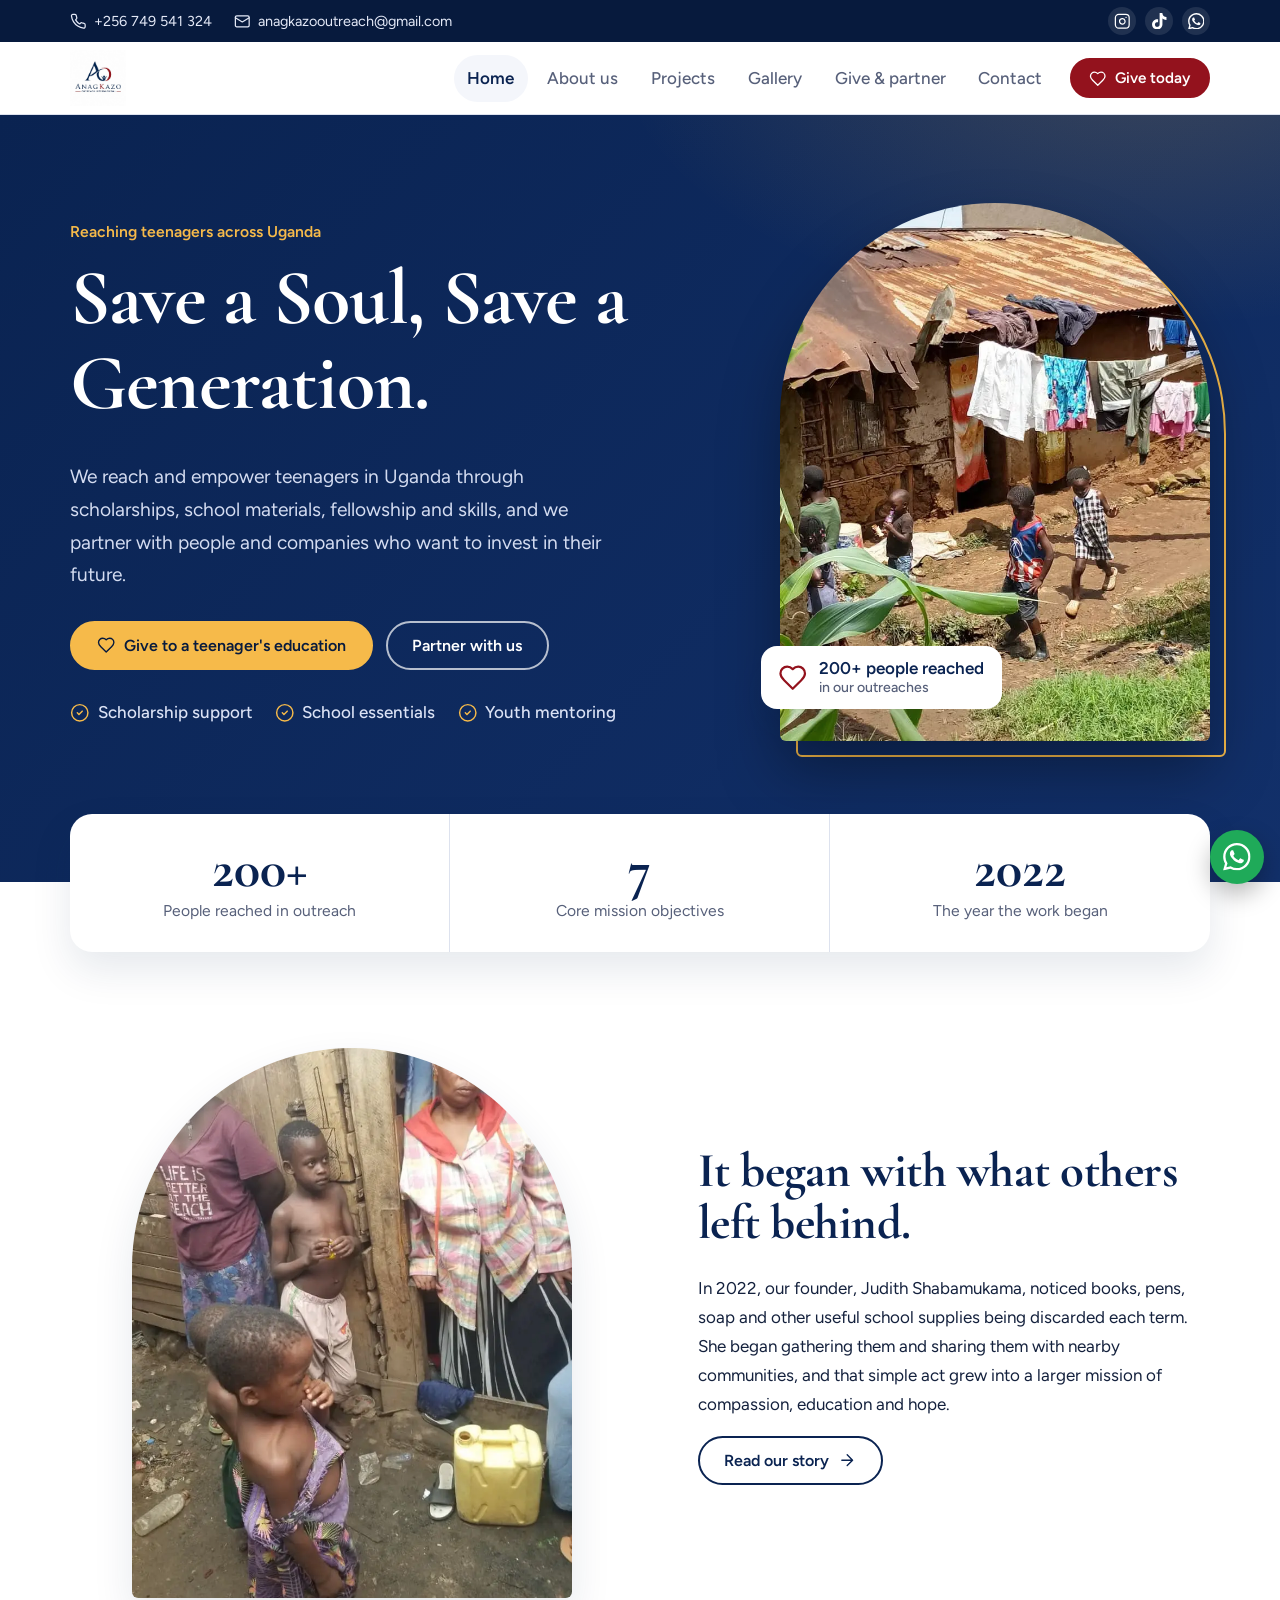
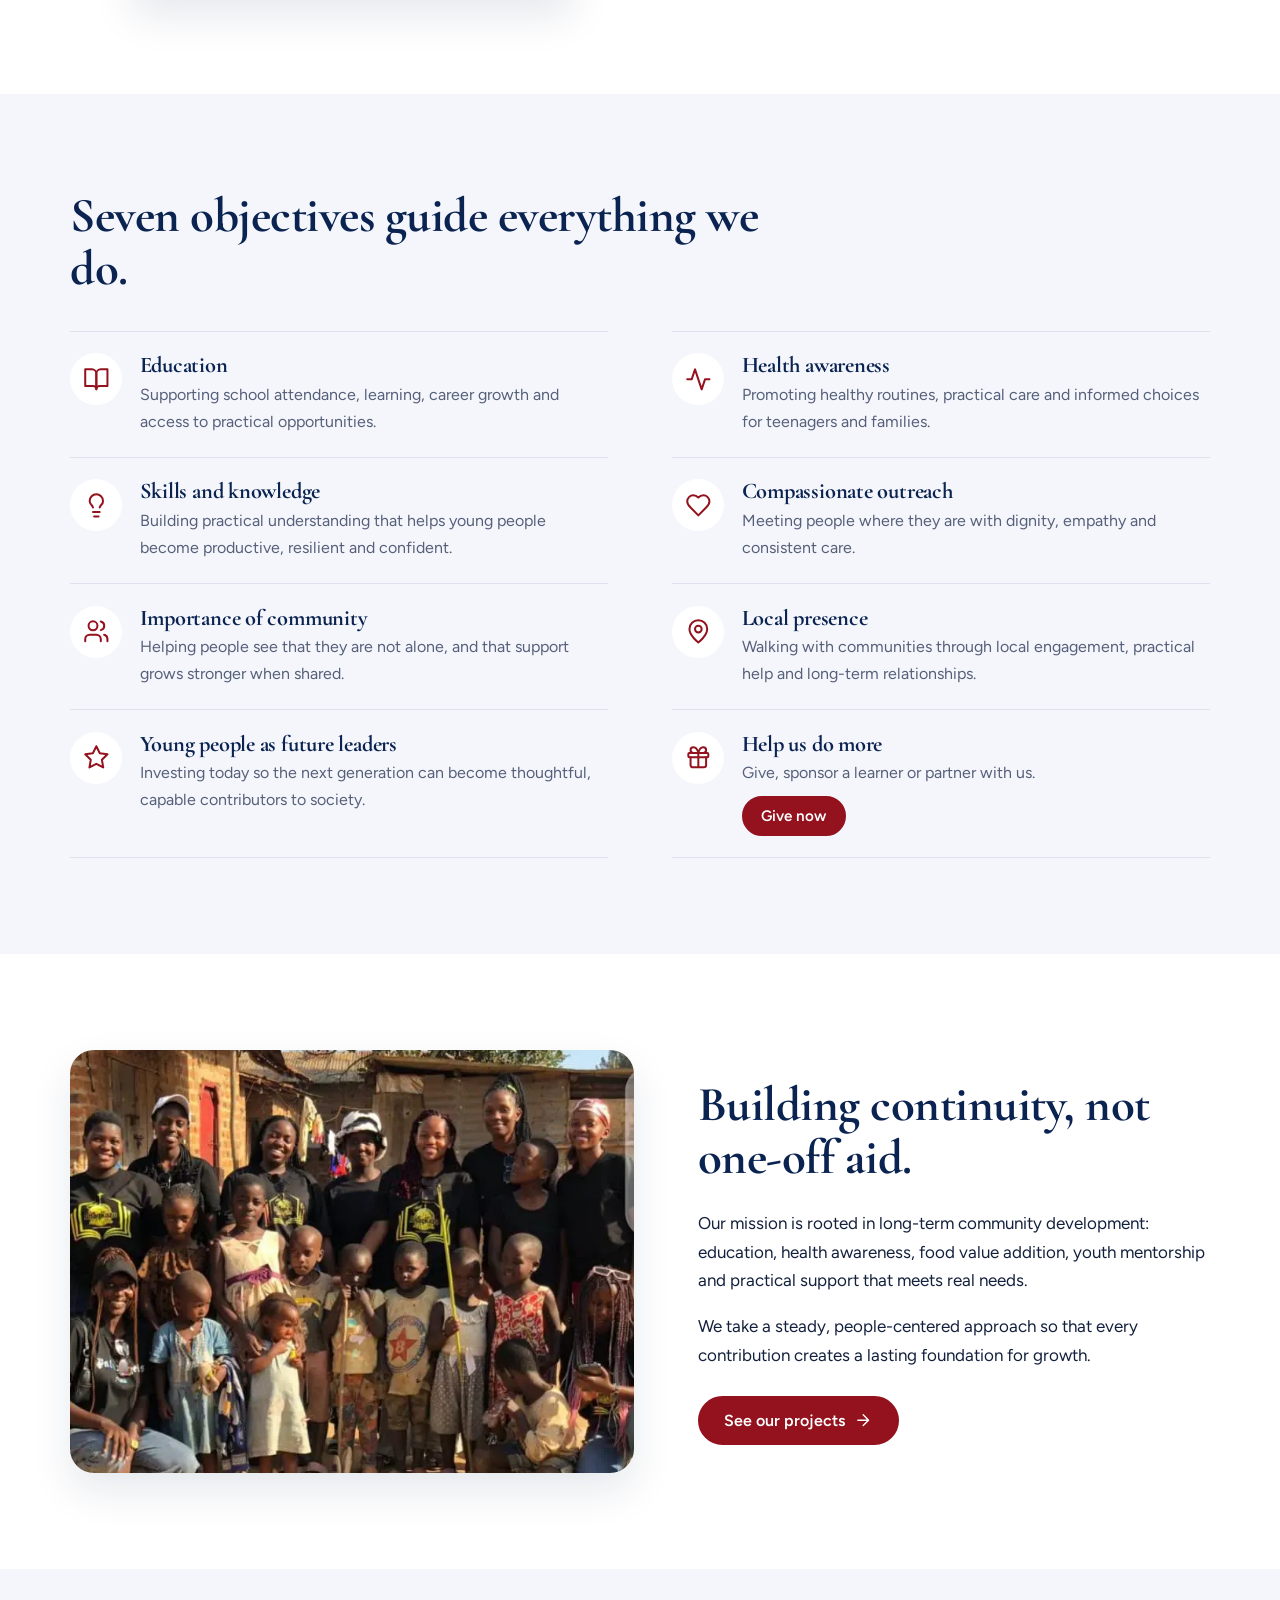
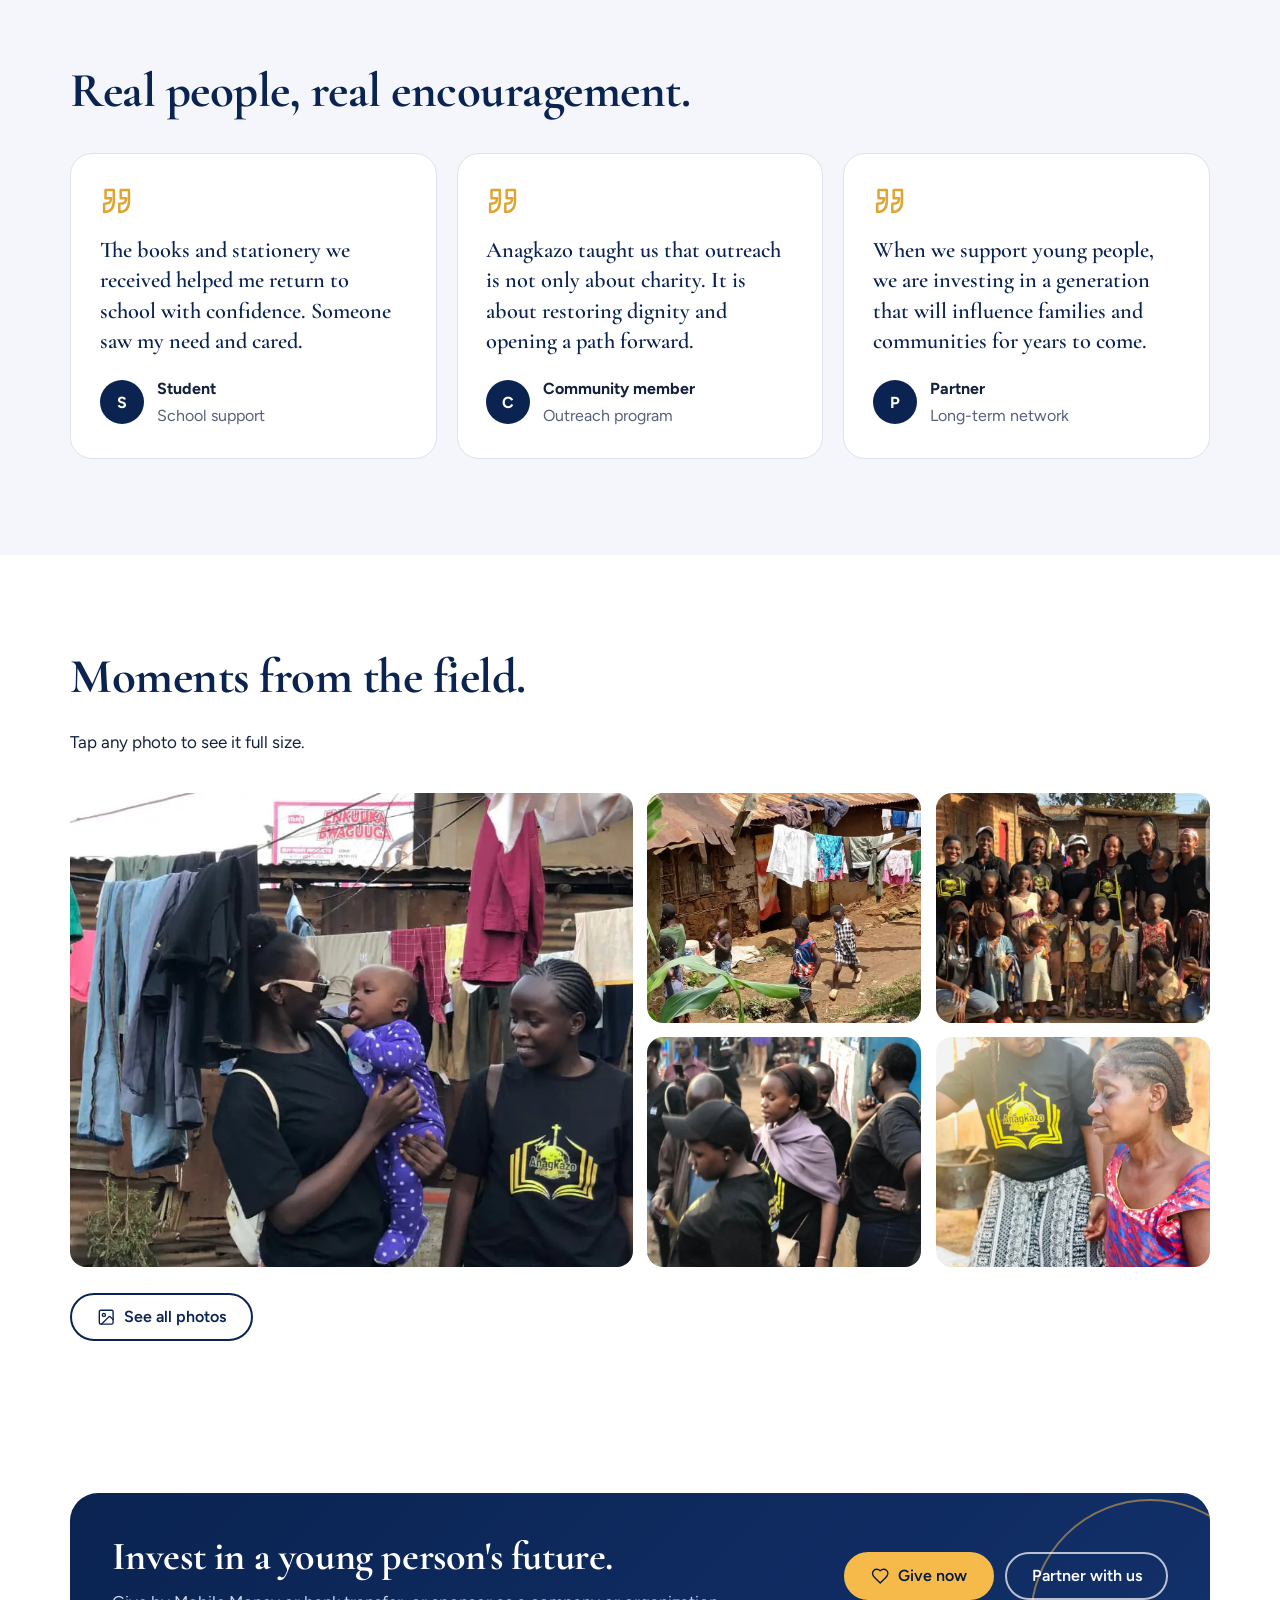
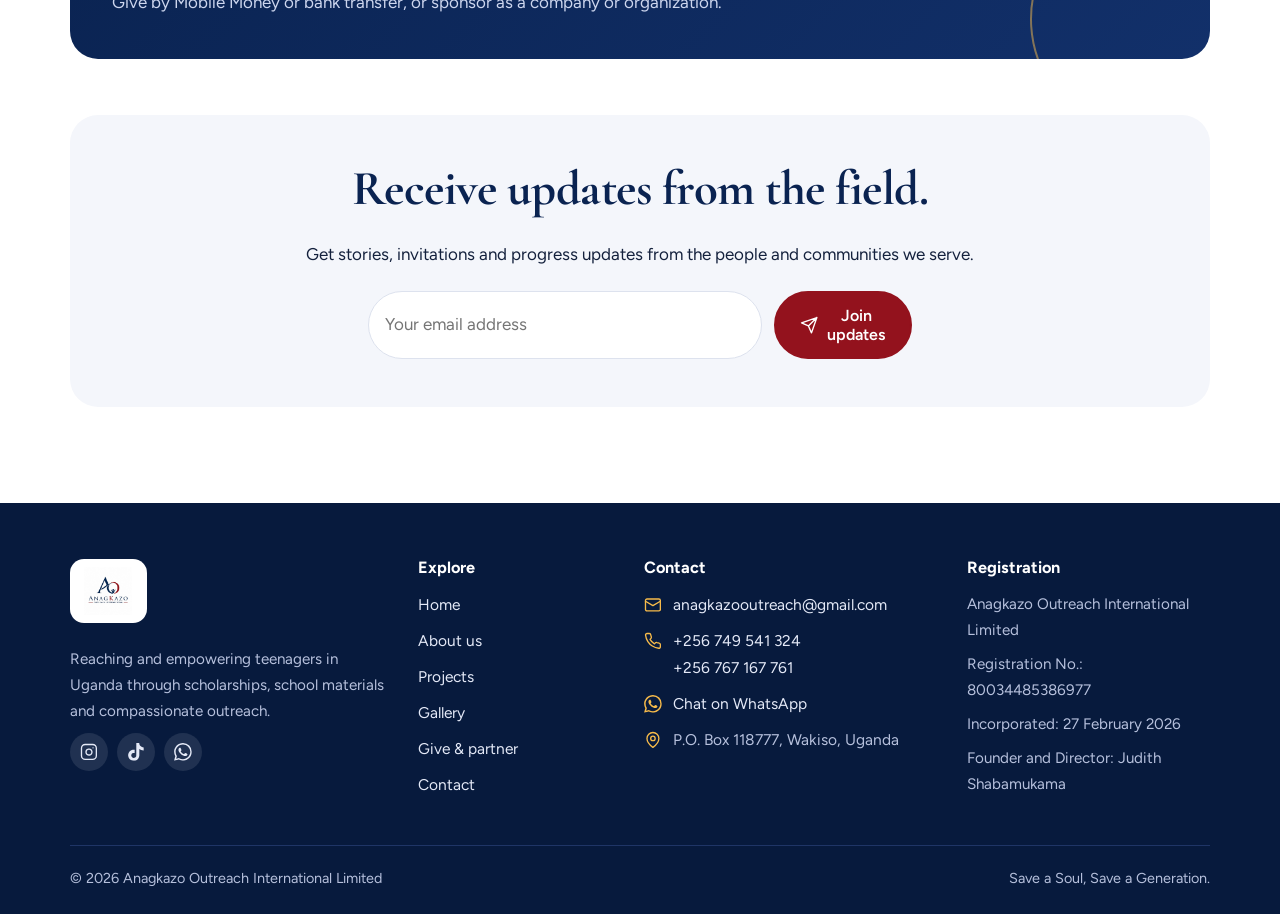
<file: index.html>
<!DOCTYPE html>
<html lang="en">
<head>
<meta charset="utf-8">
<meta name="viewport" content="width=device-width, initial-scale=1, viewport-fit=cover">
<meta name="theme-color" content="#0a2351">
<title>Home | Anagkazo Outreach International</title>
<meta name="description" content="Anagkazo Outreach International reaches and empowers teenagers in Uganda through scholarships, school materials, skills and compassionate outreach.">
<meta property="og:title" content="Home | Anagkazo Outreach International">
<meta property="og:description" content="Anagkazo Outreach International reaches and empowers teenagers in Uganda through scholarships, school materials, skills and compassionate outreach.">
<meta property="og:type" content="website">
<meta property="og:image" content="images/logo.png">
<link rel="icon" href="images/logo.png">
<link rel="preconnect" href="https://fonts.googleapis.com">
<link rel="preconnect" href="https://fonts.gstatic.com" crossorigin>
<link href="https://fonts.googleapis.com/css2?family=Cormorant+Garamond:wght@600;700&family=Figtree:wght@400;500;600;700;800&display=swap" rel="stylesheet">
<link rel="stylesheet" href="style.css">
<script type="application/ld+json">{
"@context": "https://schema.org",
"@type": "NGO",
"name": "Anagkazo Outreach International Limited",
"slogan": "Save a Soul, Save a Generation.",
"founder": "Judith Shabamukama",
"email": "anagkazooutreach@gmail.com",
"telephone": "+256749541324",
"logo": "images/logo.png",
"address": {
"@type": "PostalAddress",
"postOfficeBoxNumber": "118777",
"addressLocality": "Wakiso",
"addressCountry": "UG"
},
"sameAs": [
"https://www.instagram.com/anagkazo_outreach_intl",
"https://www.tiktok.com/@anagkazo.outreach"
]
}</script>
</head>
<body>
<svg xmlns="http://www.w3.org/2000/svg" style="position:absolute;width:0;height:0;overflow:hidden" aria-hidden="true">
<symbol id="menu" viewBox="0 0 24 24"><path d="M4 6h16M4 12h16M4 18h16"/></symbol>
<symbol id="close" viewBox="0 0 24 24"><path d="M18 6 6 18M6 6l12 12"/></symbol>
<symbol id="phone" viewBox="0 0 24 24"><path d="M22 16.9v3a2 2 0 0 1-2.2 2 19.8 19.8 0 0 1-8.6-3.1 19.5 19.5 0 0 1-6-6A19.8 19.8 0 0 1 2.1 4.2 2 2 0 0 1 4.1 2h3a2 2 0 0 1 2 1.7c.1 1 .4 1.9.7 2.8a2 2 0 0 1-.5 2.1L8.1 9.9a16 16 0 0 0 6 6l1.3-1.3a2 2 0 0 1 2.1-.4c.9.3 1.8.6 2.8.7a2 2 0 0 1 1.7 2z"/></symbol>
<symbol id="mail" viewBox="0 0 24 24"><rect x="2" y="4" width="20" height="16" rx="2"/><path d="m22 7-10 6L2 7"/></symbol>
<symbol id="pin" viewBox="0 0 24 24"><path d="M20 10c0 6-8 12-8 12S4 16 4 10a8 8 0 0 1 16 0z"/><circle cx="12" cy="10" r="3"/></symbol>
<symbol id="heart" viewBox="0 0 24 24"><path d="M19 14c1.5-1.5 3-3.2 3-5.5A5.5 5.5 0 0 0 16.5 3c-1.8 0-3 .5-4.5 2-1.5-1.5-2.7-2-4.5-2A5.5 5.5 0 0 0 2 8.5c0 2.3 1.5 4 3 5.5l7 7z"/></symbol>
<symbol id="book" viewBox="0 0 24 24"><path d="M2 3h6a4 4 0 0 1 4 4v14a3 3 0 0 0-3-3H2z"/><path d="M22 3h-6a4 4 0 0 0-4 4v14a3 3 0 0 1 3-3h7z"/></symbol>
<symbol id="health" viewBox="0 0 24 24"><path d="M22 12h-4l-3 9L9 3l-3 9H2"/></symbol>
<symbol id="bulb" viewBox="0 0 24 24"><path d="M15 14c.2-1 .7-1.7 1.5-2.5 1-.9 1.5-2.2 1.5-3.5A6 6 0 0 0 6 8c0 1 .2 2.2 1.5 3.5.7.7 1.3 1.5 1.5 2.5"/><path d="M9 18h6M10 22h4"/></symbol>
<symbol id="users" viewBox="0 0 24 24"><path d="M16 21v-2a4 4 0 0 0-4-4H6a4 4 0 0 0-4 4v2"/><circle cx="9" cy="7" r="4"/><path d="M22 21v-2a4 4 0 0 0-3-3.9M16 3.1a4 4 0 0 1 0 7.8"/></symbol>
<symbol id="star" viewBox="0 0 24 24"><path d="m12 2 3.1 6.3 6.9 1-5 4.9 1.2 6.9L12 17.8 5.8 21.1 7 14.2 2 9.3l6.9-1z"/></symbol>
<symbol id="sun" viewBox="0 0 24 24"><circle cx="12" cy="12" r="4"/><path d="M12 2v2M12 20v2M4.9 4.9l1.4 1.4M17.7 17.7l1.4 1.4M2 12h2M20 12h2M4.9 19.1l1.4-1.4M17.7 6.3l1.4-1.4"/></symbol>
<symbol id="shield" viewBox="0 0 24 24"><path d="M12 22s8-4 8-10V5l-8-3-8 3v7c0 6 8 10 8 10z"/></symbol>
<symbol id="scale" viewBox="0 0 24 24"><path d="M12 3v18M5 7h14M7 7l-3 7a3 3 0 0 0 6 0zM17 7l-3 7a3 3 0 0 0 6 0zM8 21h8"/></symbol>
<symbol id="link" viewBox="0 0 24 24"><path d="M10 13a5 5 0 0 0 7.5.5l3-3a5 5 0 0 0-7-7l-1.7 1.7"/><path d="M14 11a5 5 0 0 0-7.5-.5l-3 3a5 5 0 0 0 7 7l1.7-1.7"/></symbol>
<symbol id="bank" viewBox="0 0 24 24"><path d="M3 22h18M6 18v-7M10 18v-7M14 18v-7M18 18v-7M12 2 2 8h20z"/></symbol>
<symbol id="mobile" viewBox="0 0 24 24"><rect x="5" y="2" width="14" height="20" rx="2"/><path d="M12 18h.01"/></symbol>
<symbol id="check" viewBox="0 0 24 24"><path d="M20 6 9 17l-5-5"/></symbol>
<symbol id="check-circle" viewBox="0 0 24 24"><circle cx="12" cy="12" r="10"/><path d="m9 12 2 2 4-4"/></symbol>
<symbol id="arrow" viewBox="0 0 24 24"><path d="M5 12h14m-7-7 7 7-7 7"/></symbol>
<symbol id="download" viewBox="0 0 24 24"><path d="M21 15v4a2 2 0 0 1-2 2H5a2 2 0 0 1-2-2v-4M7 10l5 5 5-5M12 15V3"/></symbol>
<symbol id="copy" viewBox="0 0 24 24"><rect x="9" y="9" width="13" height="13" rx="2"/><path d="M5 15H4a2 2 0 0 1-2-2V4a2 2 0 0 1 2-2h9a2 2 0 0 1 2 2v1"/></symbol>
<symbol id="send" viewBox="0 0 24 24"><path d="m22 2-7 20-4-9-9-4zM22 2 11 13"/></symbol>
<symbol id="file" viewBox="0 0 24 24"><path d="M14 2H6a2 2 0 0 0-2 2v16a2 2 0 0 0 2 2h12a2 2 0 0 0 2-2V8z"/><path d="M14 2v6h6M8 13h8M8 17h5"/></symbol>
<symbol id="quote" viewBox="0 0 24 24"><path d="M3 21c3 0 7-1 7-8V5H4v6h4c0 3-1 4-5 4zM14 21c3 0 7-1 7-8V5h-6v6h4c0 3-1 4-5 4z"/></symbol>
<symbol id="zoom" viewBox="0 0 24 24"><circle cx="11" cy="11" r="8"/><path d="m21 21-4.3-4.3M11 8v6M8 11h6"/></symbol>
<symbol id="chev-l" viewBox="0 0 24 24"><path d="m15 18-6-6 6-6"/></symbol>
<symbol id="chev-r" viewBox="0 0 24 24"><path d="m9 18 6-6-6-6"/></symbol>
<symbol id="chev-u" viewBox="0 0 24 24"><path d="m18 15-6-6-6 6"/></symbol>
<symbol id="calendar" viewBox="0 0 24 24"><rect x="3" y="4" width="18" height="18" rx="2"/><path d="M16 2v4M8 2v4M3 10h18"/></symbol>
<symbol id="user" viewBox="0 0 24 24"><path d="M19 21v-2a4 4 0 0 0-4-4H9a4 4 0 0 0-4 4v2"/><circle cx="12" cy="7" r="4"/></symbol>
<symbol id="briefcase" viewBox="0 0 24 24"><rect x="2" y="7" width="20" height="14" rx="2"/><path d="M16 21V5a2 2 0 0 0-2-2h-4a2 2 0 0 0-2 2v16"/></symbol>
<symbol id="repeat" viewBox="0 0 24 24"><path d="m17 2 4 4-4 4"/><path d="M3 11v-1a4 4 0 0 1 4-4h14M7 22l-4-4 4-4"/><path d="M21 13v1a4 4 0 0 1-4 4H3"/></symbol>
<symbol id="gift" viewBox="0 0 24 24"><rect x="3" y="8" width="18" height="4" rx="1"/><path d="M12 8v13M19 12v7a2 2 0 0 1-2 2H7a2 2 0 0 1-2-2v-7M7.5 8a2.5 2.5 0 0 1 0-5C11 3 12 8 12 8s1-5 4.5-5a2.5 2.5 0 0 1 0 5"/></symbol>
<symbol id="eye" viewBox="0 0 24 24"><path d="M2 12s3.6-7 10-7 10 7 10 7-3.6 7-10 7S2 12 2 12z"/><circle cx="12" cy="12" r="3"/></symbol>
<symbol id="target" viewBox="0 0 24 24"><circle cx="12" cy="12" r="10"/><circle cx="12" cy="12" r="6"/><circle cx="12" cy="12" r="2"/></symbol>
<symbol id="lock" viewBox="0 0 24 24"><rect x="3" y="11" width="18" height="11" rx="2"/><path d="M7 11V7a5 5 0 0 1 10 0v4"/></symbol>
<symbol id="images" viewBox="0 0 24 24"><rect x="3" y="3" width="18" height="18" rx="2"/><circle cx="9" cy="9" r="2"/><path d="m21 15-3.1-3.1a2 2 0 0 0-2.8 0L6 21"/></symbol>
<symbol id="instagram" viewBox="0 0 24 24"><rect x="2" y="2" width="20" height="20" rx="5"/><path d="M16 11.4a4 4 0 1 1-7.9 1.2 4 4 0 0 1 7.9-1.2zM17.5 6.5h.01"/></symbol>
<symbol id="tiktok" viewBox="0 0 24 24"><path d="M12.525.02c1.31-.02 2.61-.01 3.91-.02.08 1.53.63 3.09 1.75 4.17 1.12 1.11 2.7 1.62 4.24 1.79v4.03c-1.44-.05-2.89-.35-4.2-.97-.57-.26-1.1-.59-1.62-.93-.01 2.92.01 5.84-.02 8.75-.08 1.4-.54 2.79-1.35 3.94-1.31 1.92-3.58 3.17-5.91 3.21-1.43.08-2.86-.31-4.08-1.03-2.02-1.19-3.44-3.37-3.65-5.71-.02-.5-.03-1-.01-1.49.18-1.9 1.12-3.72 2.58-4.96 1.66-1.44 3.98-2.13 6.15-1.72.02 1.48-.04 2.96-.04 4.44-.99-.32-2.15-.23-3.02.37-.63.41-1.11 1.04-1.36 1.75-.21.51-.15 1.07-.14 1.61.24 1.64 1.82 3.02 3.5 2.87 1.12-.01 2.19-.66 2.77-1.61.19-.33.4-.67.41-1.06.1-1.79.06-3.57.07-5.36.01-4.03-.01-8.05.02-12.07z"/></symbol>
<symbol id="whatsapp" viewBox="0 0 24 24"><path d="M17.472 14.382c-.297-.149-1.758-.867-2.03-.967-.273-.099-.471-.148-.67.15-.197.297-.767.966-.94 1.164-.173.199-.347.223-.644.075-.297-.15-1.255-.463-2.39-1.475-.883-.788-1.48-1.761-1.653-2.059-.173-.297-.018-.458.13-.606.134-.133.298-.347.446-.52.149-.174.198-.298.298-.497.099-.198.05-.371-.025-.52-.075-.149-.669-1.612-.916-2.207-.242-.579-.487-.5-.669-.51-.173-.008-.371-.01-.57-.01-.198 0-.52.074-.792.372-.272.297-1.04 1.016-1.04 2.479 0 1.462 1.065 2.875 1.213 3.074.149.198 2.096 3.2 5.077 4.487.709.306 1.262.489 1.694.625.712.227 1.36.195 1.871.118.571-.085 1.758-.719 2.006-1.413.248-.694.248-1.289.173-1.413-.074-.124-.272-.198-.57-.347m-5.421 7.403h-.004a9.87 9.87 0 01-5.031-1.378l-.361-.214-3.741.982.998-3.648-.235-.374a9.86 9.86 0 01-1.51-5.26c.001-5.45 4.436-9.884 9.888-9.884 2.64 0 5.122 1.03 6.988 2.898a9.825 9.825 0 012.893 6.994c-.003 5.45-4.437 9.884-9.885 9.884m8.413-18.297A11.815 11.815 0 0012.05 0C5.495 0 .16 5.335.157 11.892c0 2.096.547 4.142 1.588 5.945L.057 24l6.305-1.654a11.882 11.882 0 005.683 1.448h.005c6.554 0 11.89-5.335 11.893-11.893a11.821 11.821 0 00-3.48-8.413z"/></symbol>
</svg>

<a class="skip" href="#main">Skip to content</a>
<div class="topbar"><div class="wrap">
  <div class="topbar-l">
    <a href="tel:+256749541324"><svg class="i " aria-hidden="true"><use href="#phone"/></svg>+256 749 541 324</a>
    <a href="mailto:anagkazooutreach@gmail.com"><svg class="i " aria-hidden="true"><use href="#mail"/></svg>anagkazooutreach@gmail.com</a>
  </div>
  <div class="social"><a href="https://www.instagram.com/anagkazo_outreach_intl" target="_blank" rel="noopener" aria-label="Instagram"><svg class="i " aria-hidden="true"><use href="#instagram"/></svg></a><a href="https://www.tiktok.com/@anagkazo.outreach" target="_blank" rel="noopener" aria-label="TikTok"><svg class="i fill" aria-hidden="true"><use href="#tiktok"/></svg></a><a href="https://wa.me/256749541324" target="_blank" rel="noopener" aria-label="WhatsApp"><svg class="i fill" aria-hidden="true"><use href="#whatsapp"/></svg></a></div>
</div></div>
<header class="site-header"><div class="wrap bar">
  <a class="brand" href="index.html" aria-label="Anagkazo Outreach International home"><img src="images/logo.png" alt="Anagkazo Outreach International logo"></a>
  <button class="nav-toggle" type="button" aria-expanded="false" aria-controls="nav" aria-label="Open menu"><span class="i-menu"><svg class="i " aria-hidden="true"><use href="#menu"/></svg></span><span class="i-close"><svg class="i " aria-hidden="true"><use href="#close"/></svg></span></button>
  <nav id="nav" aria-label="Main navigation"><a href="index.html" aria-current="page">Home</a><a href="about.html">About us</a><a href="projects.html">Projects</a><a href="gallery.html">Gallery</a><a href="get-involved.html">Give &amp; partner</a><a href="contact.html">Contact</a><a class="btn sm" href="get-involved.html#give"><svg class="i " aria-hidden="true"><use href="#heart"/></svg>Give today</a></nav>
</div></header>
<main id="main">
<section class="hero"><div class="wrap hero-grid">
  <div class="hero-copy">
    <span class="eyebrow">Reaching teenagers across Uganda</span>
    <h1>Save a Soul, Save a Generation.</h1>
    <p class="lead">We reach and empower teenagers in Uganda through scholarships, school materials, fellowship and skills, and we partner with people and companies who want to invest in their future.</p>
    <div class="actions">
      <a class="btn gold" href="get-involved.html#give"><svg class="i " aria-hidden="true"><use href="#heart"/></svg>Give to a teenager's education</a>
      <a class="btn ghost-light" href="get-involved.html#partner">Partner with us</a>
    </div>
    <ul class="ticks">
      <li><svg class="i " aria-hidden="true"><use href="#check-circle"/></svg>Scholarship support</li><li><svg class="i " aria-hidden="true"><use href="#check-circle"/></svg>School essentials</li><li><svg class="i " aria-hidden="true"><use href="#check-circle"/></svg>Youth mentoring</li>
    </ul>
  </div>
  <div class="hero-photo">
    <img src="images/4.webp" alt="Young people and community members supported by Anagkazo Outreach" fetchpriority="high">
    <div class="hero-badge"><svg class="i " aria-hidden="true"><use href="#heart"/></svg><div>200+ people reached<small>in our outreaches</small></div></div>
  </div>
</div></section>

<section class="stats"><div class="wrap"><div class="stats-grid reveal">
  <div class="stat"><b data-count="200" data-suffix="+">200+</b><span>People reached in outreach</span></div>
  <div class="stat"><b data-count="7">7</b><span>Core mission objectives</span></div>
  <div class="stat"><b>2022</b><span>The year the work began</span></div>
</div></div></section>

<section><div class="wrap grid2">
  <img class="arch reveal" src="images/3.webp" alt="Anagkazo outreach photo 3" loading="lazy">
  <div class="reveal">
    <h2>It began with what others left behind.</h2>
    <p>In 2022, our founder, Judith Shabamukama, noticed books, pens, soap and other useful school supplies being discarded each term. She began gathering them and sharing them with nearby communities, and that simple act grew into a larger mission of compassion, education and hope.</p>
    <p><a class="btn ghost" href="about.html">Read our story<svg class="i " aria-hidden="true"><use href="#arrow"/></svg></a></p>
  </div>
</div></section>

<section class="soft"><div class="wrap">
  <div class="section-head reveal"><h2>Seven objectives guide everything we do.</h2></div>
  <ul class="rules"><li><div class="rule-ico"><svg class="i " aria-hidden="true"><use href="#book"/></svg></div><div><h3>Education</h3><p>Supporting school attendance, learning, career growth and access to practical opportunities.</p></div></li><li><div class="rule-ico"><svg class="i " aria-hidden="true"><use href="#health"/></svg></div><div><h3>Health awareness</h3><p>Promoting healthy routines, practical care and informed choices for teenagers and families.</p></div></li><li><div class="rule-ico"><svg class="i " aria-hidden="true"><use href="#bulb"/></svg></div><div><h3>Skills and knowledge</h3><p>Building practical understanding that helps young people become productive, resilient and confident.</p></div></li><li><div class="rule-ico"><svg class="i " aria-hidden="true"><use href="#heart"/></svg></div><div><h3>Compassionate outreach</h3><p>Meeting people where they are with dignity, empathy and consistent care.</p></div></li><li><div class="rule-ico"><svg class="i " aria-hidden="true"><use href="#users"/></svg></div><div><h3>Importance of community</h3><p>Helping people see that they are not alone, and that support grows stronger when shared.</p></div></li><li><div class="rule-ico"><svg class="i " aria-hidden="true"><use href="#pin"/></svg></div><div><h3>Local presence</h3><p>Walking with communities through local engagement, practical help and long-term relationships.</p></div></li><li><div class="rule-ico"><svg class="i " aria-hidden="true"><use href="#star"/></svg></div><div><h3>Young people as future leaders</h3><p>Investing today so the next generation can become thoughtful, capable contributors to society.</p></div></li><li><div class="rule-ico"><svg class="i " aria-hidden="true"><use href="#gift"/></svg></div><div><h3>Help us do more</h3><p>Give, sponsor a learner or partner with us.</p><p style="margin:.6rem 0 0"><a class="btn sm" href="get-involved.html#give">Give now</a></p></div></li></ul>
</div></section>

<section><div class="wrap grid2 flip">
  <div class="reveal">
    <h2>Building continuity, not one-off aid.</h2>
    <p>Our mission is rooted in long-term community development: education, health awareness, food value addition, youth mentorship and practical support that meets real needs.</p>
    <p>We take a steady, people-centered approach so that every contribution creates a lasting foundation for growth.</p>
    <div class="actions"><a class="btn" href="projects.html">See our projects<svg class="i " aria-hidden="true"><use href="#arrow"/></svg></a></div>
  </div>
  <img class="photo reveal" src="images/5.webp" alt="Anagkazo outreach photo 6" loading="lazy">
</div></section>

<section class="soft"><div class="wrap">
  <div class="section-head reveal"><h2>Real people, real encouragement.</h2></div>
  <div class="quotes"><article class="quote reveal"><svg class="i " aria-hidden="true"><use href="#quote"/></svg><p>The books and stationery we received helped me return to school with confidence. Someone saw my need and cared.</p><footer><div class="avatar">S</div><div><b>Student</b>School support</div></footer></article><article class="quote reveal"><svg class="i " aria-hidden="true"><use href="#quote"/></svg><p>Anagkazo taught us that outreach is not only about charity. It is about restoring dignity and opening a path forward.</p><footer><div class="avatar">C</div><div><b>Community member</b>Outreach program</div></footer></article><article class="quote reveal"><svg class="i " aria-hidden="true"><use href="#quote"/></svg><p>When we support young people, we are investing in a generation that will influence families and communities for years to come.</p><footer><div class="avatar">P</div><div><b>Partner</b>Long-term network</div></footer></article></div>
</div></section>

<section><div class="wrap">
  <div class="section-head reveal"><h2>Moments from the field.</h2><p>Tap any photo to see it full size.</p></div>
  <div class="mosaic reveal" data-lightbox><button type="button" class="g-item big" aria-label="Open photo 2"><img src="images/2.webp" alt="Anagkazo outreach photo 2" width="810" height="1080" loading="lazy" decoding="async"><svg class="i " aria-hidden="true"><use href="#zoom"/></svg></button><button type="button" class="g-item" aria-label="Open photo 4"><img src="images/4.webp" alt="Anagkazo outreach photo 4" width="762" height="1016" loading="lazy" decoding="async"><svg class="i " aria-hidden="true"><use href="#zoom"/></svg></button><button type="button" class="g-item" aria-label="Open photo 5"><img src="images/5.webp" alt="Anagkazo outreach photo 5" width="718" height="699" loading="lazy" decoding="async"><svg class="i " aria-hidden="true"><use href="#zoom"/></svg></button><button type="button" class="g-item" aria-label="Open photo 7"><img src="images/7.webp" alt="Anagkazo outreach photo 7" width="810" height="1080" loading="lazy" decoding="async"><svg class="i " aria-hidden="true"><use href="#zoom"/></svg></button><button type="button" class="g-item" aria-label="Open photo 8"><img src="images/8.webp" alt="Anagkazo outreach photo 8" width="810" height="1080" loading="lazy" decoding="async"><svg class="i " aria-hidden="true"><use href="#zoom"/></svg></button></div>
  <div class="actions"><a class="btn ghost" href="gallery.html"><svg class="i " aria-hidden="true"><use href="#images"/></svg>See all photos</a></div>
</div></section>
<section class="cta-band"><div class="wrap"><div class="cta reveal">
  <div><h2>Invest in a young person's future.</h2><p>Give by Mobile Money or bank transfer, or sponsor as a company or organization.</p></div>
  <div class="btn-row"><a class="btn gold" href="get-involved.html#give"><svg class="i " aria-hidden="true"><use href="#heart"/></svg>Give now</a><a class="btn ghost-light" href="get-involved.html#partner">Partner with us</a></div>
</div></div></section>

<section style="padding-top:0"><div class="wrap"><div class="newsletter reveal">
  <h2>Receive updates from the field.</h2>
  <p>Get stories, invitations and progress updates from the people and communities we serve.</p>
  <form id="newsletter-form">
    <input type="email" id="newsletter-email" placeholder="Your email address" aria-label="Email address" autocomplete="email" required>
    <button class="btn" type="submit"><svg class="i " aria-hidden="true"><use href="#send"/></svg> Join updates</button>
  </form>
</div></div></section>
</main>
<footer class="site-footer"><div class="wrap">
  <div class="foot-grid">
    <div>
      <a class="foot-brand" href="index.html"><img src="images/logo.png" alt="Anagkazo Outreach International"></a>
      <p>Reaching and empowering teenagers in Uganda through scholarships, school materials and compassionate outreach.</p>
      <div class="social"><a href="https://www.instagram.com/anagkazo_outreach_intl" target="_blank" rel="noopener" aria-label="Instagram"><svg class="i " aria-hidden="true"><use href="#instagram"/></svg></a><a href="https://www.tiktok.com/@anagkazo.outreach" target="_blank" rel="noopener" aria-label="TikTok"><svg class="i fill" aria-hidden="true"><use href="#tiktok"/></svg></a><a href="https://wa.me/256749541324" target="_blank" rel="noopener" aria-label="WhatsApp"><svg class="i fill" aria-hidden="true"><use href="#whatsapp"/></svg></a></div>
    </div>
    <div><h4>Explore</h4><ul class="foot-links"><li><a href="index.html">Home</a></li><li><a href="about.html">About us</a></li><li><a href="projects.html">Projects</a></li><li><a href="gallery.html">Gallery</a></li><li><a href="get-involved.html">Give &amp; partner</a></li><li><a href="contact.html">Contact</a></li></ul></div>
    <div><h4>Contact</h4><ul class="foot-list">
      <li><svg class="i " aria-hidden="true"><use href="#mail"/></svg><a href="mailto:anagkazooutreach@gmail.com">anagkazooutreach@gmail.com</a></li>
      <li><svg class="i " aria-hidden="true"><use href="#phone"/></svg><span><a href="tel:+256749541324">+256 749 541 324</a><br><a href="tel:+256767167761">+256 767 167 761</a></span></li>
      <li><svg class="i fill" aria-hidden="true"><use href="#whatsapp"/></svg><a href="https://wa.me/256749541324" target="_blank" rel="noopener">Chat on WhatsApp</a></li>
      <li><svg class="i " aria-hidden="true"><use href="#pin"/></svg><span>P.O. Box 118777, Wakiso, Uganda</span></li>
    </ul></div>
    <div><h4>Registration</h4>
      <p>Anagkazo Outreach International Limited</p>
      <p>Registration No.: 80034485386977</p>
      <p>Incorporated: 27 February 2026</p>
      <p>Founder and Director: Judith Shabamukama</p>
    </div>
  </div>
  <div class="foot-bar"><span>&copy; 2026 Anagkazo Outreach International Limited</span><span>Save a Soul, Save a Generation.</span></div>
</div></footer>
<script src="site.js"></script>
</body>
</html>
</file>
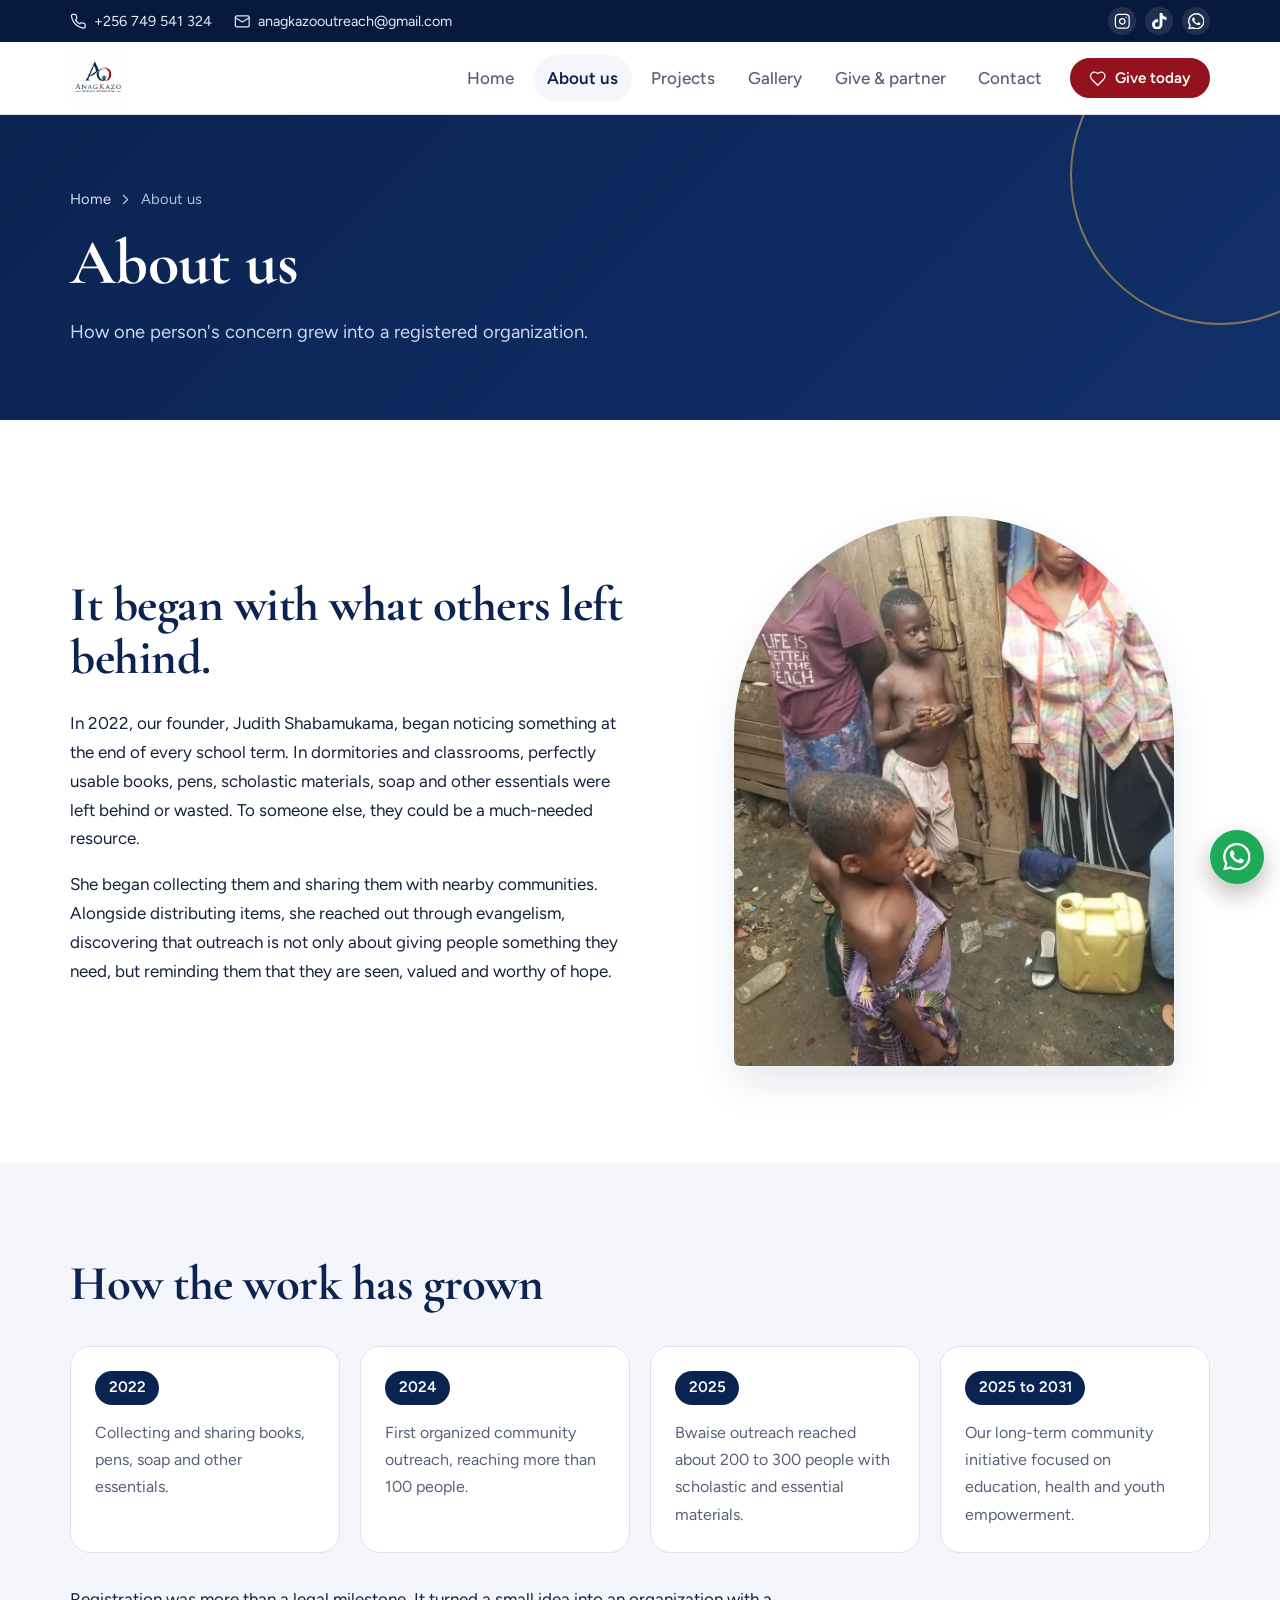
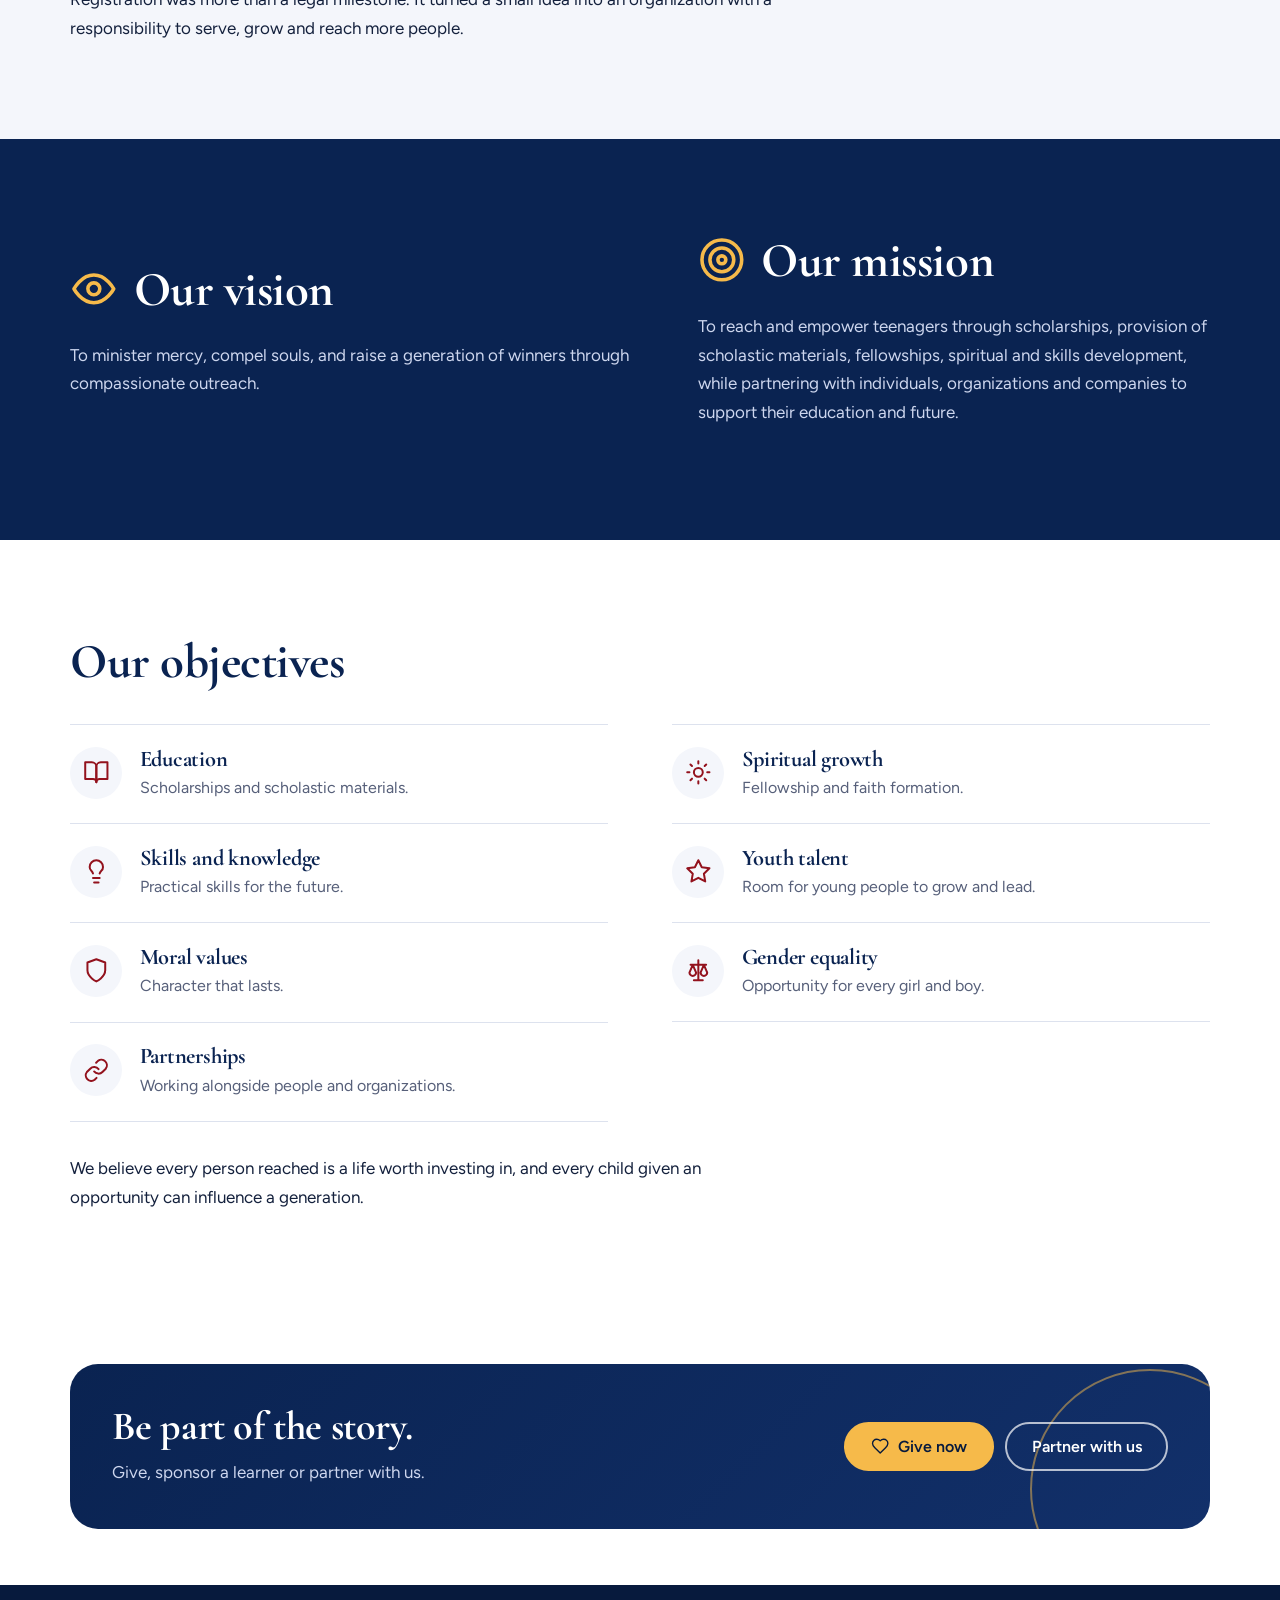
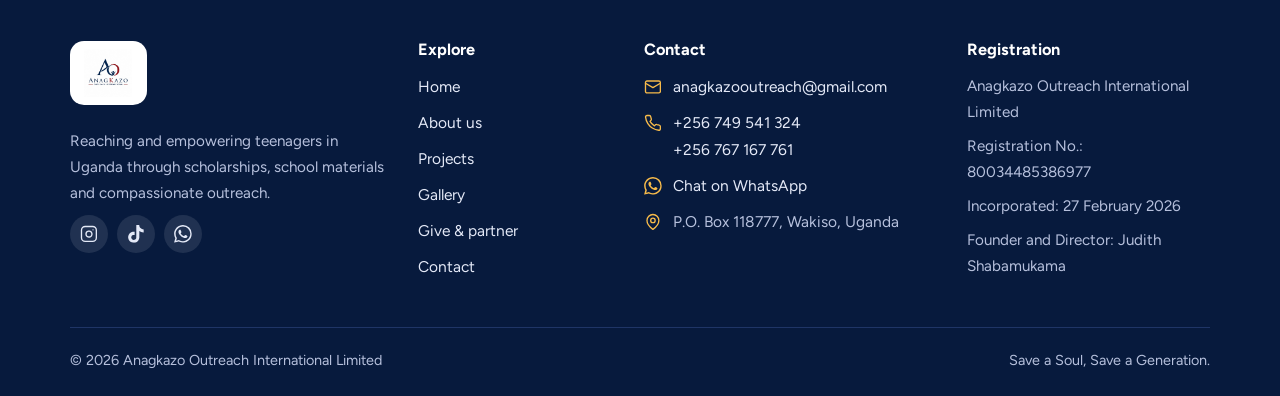
<file: about.html>
<!DOCTYPE html>
<html lang="en">
<head>
<meta charset="utf-8">
<meta name="viewport" content="width=device-width, initial-scale=1, viewport-fit=cover">
<meta name="theme-color" content="#0a2351">
<title>About us | Anagkazo Outreach International</title>
<meta name="description" content="Our story, vision, mission and objectives: how Anagkazo Outreach International grew from collecting school leftovers into a registered organization.">
<meta property="og:title" content="About us | Anagkazo Outreach International">
<meta property="og:description" content="Our story, vision, mission and objectives: how Anagkazo Outreach International grew from collecting school leftovers into a registered organization.">
<meta property="og:type" content="website">
<meta property="og:image" content="images/logo.png">
<link rel="icon" href="images/logo.png">
<link rel="preconnect" href="https://fonts.googleapis.com">
<link rel="preconnect" href="https://fonts.gstatic.com" crossorigin>
<link href="https://fonts.googleapis.com/css2?family=Cormorant+Garamond:wght@600;700&family=Figtree:wght@400;500;600;700;800&display=swap" rel="stylesheet">
<link rel="stylesheet" href="style.css">
</head>
<body>
<svg xmlns="http://www.w3.org/2000/svg" style="position:absolute;width:0;height:0;overflow:hidden" aria-hidden="true">
<symbol id="menu" viewBox="0 0 24 24"><path d="M4 6h16M4 12h16M4 18h16"/></symbol>
<symbol id="close" viewBox="0 0 24 24"><path d="M18 6 6 18M6 6l12 12"/></symbol>
<symbol id="phone" viewBox="0 0 24 24"><path d="M22 16.9v3a2 2 0 0 1-2.2 2 19.8 19.8 0 0 1-8.6-3.1 19.5 19.5 0 0 1-6-6A19.8 19.8 0 0 1 2.1 4.2 2 2 0 0 1 4.1 2h3a2 2 0 0 1 2 1.7c.1 1 .4 1.9.7 2.8a2 2 0 0 1-.5 2.1L8.1 9.9a16 16 0 0 0 6 6l1.3-1.3a2 2 0 0 1 2.1-.4c.9.3 1.8.6 2.8.7a2 2 0 0 1 1.7 2z"/></symbol>
<symbol id="mail" viewBox="0 0 24 24"><rect x="2" y="4" width="20" height="16" rx="2"/><path d="m22 7-10 6L2 7"/></symbol>
<symbol id="pin" viewBox="0 0 24 24"><path d="M20 10c0 6-8 12-8 12S4 16 4 10a8 8 0 0 1 16 0z"/><circle cx="12" cy="10" r="3"/></symbol>
<symbol id="heart" viewBox="0 0 24 24"><path d="M19 14c1.5-1.5 3-3.2 3-5.5A5.5 5.5 0 0 0 16.5 3c-1.8 0-3 .5-4.5 2-1.5-1.5-2.7-2-4.5-2A5.5 5.5 0 0 0 2 8.5c0 2.3 1.5 4 3 5.5l7 7z"/></symbol>
<symbol id="book" viewBox="0 0 24 24"><path d="M2 3h6a4 4 0 0 1 4 4v14a3 3 0 0 0-3-3H2z"/><path d="M22 3h-6a4 4 0 0 0-4 4v14a3 3 0 0 1 3-3h7z"/></symbol>
<symbol id="health" viewBox="0 0 24 24"><path d="M22 12h-4l-3 9L9 3l-3 9H2"/></symbol>
<symbol id="bulb" viewBox="0 0 24 24"><path d="M15 14c.2-1 .7-1.7 1.5-2.5 1-.9 1.5-2.2 1.5-3.5A6 6 0 0 0 6 8c0 1 .2 2.2 1.5 3.5.7.7 1.3 1.5 1.5 2.5"/><path d="M9 18h6M10 22h4"/></symbol>
<symbol id="users" viewBox="0 0 24 24"><path d="M16 21v-2a4 4 0 0 0-4-4H6a4 4 0 0 0-4 4v2"/><circle cx="9" cy="7" r="4"/><path d="M22 21v-2a4 4 0 0 0-3-3.9M16 3.1a4 4 0 0 1 0 7.8"/></symbol>
<symbol id="star" viewBox="0 0 24 24"><path d="m12 2 3.1 6.3 6.9 1-5 4.9 1.2 6.9L12 17.8 5.8 21.1 7 14.2 2 9.3l6.9-1z"/></symbol>
<symbol id="sun" viewBox="0 0 24 24"><circle cx="12" cy="12" r="4"/><path d="M12 2v2M12 20v2M4.9 4.9l1.4 1.4M17.7 17.7l1.4 1.4M2 12h2M20 12h2M4.9 19.1l1.4-1.4M17.7 6.3l1.4-1.4"/></symbol>
<symbol id="shield" viewBox="0 0 24 24"><path d="M12 22s8-4 8-10V5l-8-3-8 3v7c0 6 8 10 8 10z"/></symbol>
<symbol id="scale" viewBox="0 0 24 24"><path d="M12 3v18M5 7h14M7 7l-3 7a3 3 0 0 0 6 0zM17 7l-3 7a3 3 0 0 0 6 0zM8 21h8"/></symbol>
<symbol id="link" viewBox="0 0 24 24"><path d="M10 13a5 5 0 0 0 7.5.5l3-3a5 5 0 0 0-7-7l-1.7 1.7"/><path d="M14 11a5 5 0 0 0-7.5-.5l-3 3a5 5 0 0 0 7 7l1.7-1.7"/></symbol>
<symbol id="bank" viewBox="0 0 24 24"><path d="M3 22h18M6 18v-7M10 18v-7M14 18v-7M18 18v-7M12 2 2 8h20z"/></symbol>
<symbol id="mobile" viewBox="0 0 24 24"><rect x="5" y="2" width="14" height="20" rx="2"/><path d="M12 18h.01"/></symbol>
<symbol id="check" viewBox="0 0 24 24"><path d="M20 6 9 17l-5-5"/></symbol>
<symbol id="check-circle" viewBox="0 0 24 24"><circle cx="12" cy="12" r="10"/><path d="m9 12 2 2 4-4"/></symbol>
<symbol id="arrow" viewBox="0 0 24 24"><path d="M5 12h14m-7-7 7 7-7 7"/></symbol>
<symbol id="download" viewBox="0 0 24 24"><path d="M21 15v4a2 2 0 0 1-2 2H5a2 2 0 0 1-2-2v-4M7 10l5 5 5-5M12 15V3"/></symbol>
<symbol id="copy" viewBox="0 0 24 24"><rect x="9" y="9" width="13" height="13" rx="2"/><path d="M5 15H4a2 2 0 0 1-2-2V4a2 2 0 0 1 2-2h9a2 2 0 0 1 2 2v1"/></symbol>
<symbol id="send" viewBox="0 0 24 24"><path d="m22 2-7 20-4-9-9-4zM22 2 11 13"/></symbol>
<symbol id="file" viewBox="0 0 24 24"><path d="M14 2H6a2 2 0 0 0-2 2v16a2 2 0 0 0 2 2h12a2 2 0 0 0 2-2V8z"/><path d="M14 2v6h6M8 13h8M8 17h5"/></symbol>
<symbol id="quote" viewBox="0 0 24 24"><path d="M3 21c3 0 7-1 7-8V5H4v6h4c0 3-1 4-5 4zM14 21c3 0 7-1 7-8V5h-6v6h4c0 3-1 4-5 4z"/></symbol>
<symbol id="zoom" viewBox="0 0 24 24"><circle cx="11" cy="11" r="8"/><path d="m21 21-4.3-4.3M11 8v6M8 11h6"/></symbol>
<symbol id="chev-l" viewBox="0 0 24 24"><path d="m15 18-6-6 6-6"/></symbol>
<symbol id="chev-r" viewBox="0 0 24 24"><path d="m9 18 6-6-6-6"/></symbol>
<symbol id="chev-u" viewBox="0 0 24 24"><path d="m18 15-6-6-6 6"/></symbol>
<symbol id="calendar" viewBox="0 0 24 24"><rect x="3" y="4" width="18" height="18" rx="2"/><path d="M16 2v4M8 2v4M3 10h18"/></symbol>
<symbol id="user" viewBox="0 0 24 24"><path d="M19 21v-2a4 4 0 0 0-4-4H9a4 4 0 0 0-4 4v2"/><circle cx="12" cy="7" r="4"/></symbol>
<symbol id="briefcase" viewBox="0 0 24 24"><rect x="2" y="7" width="20" height="14" rx="2"/><path d="M16 21V5a2 2 0 0 0-2-2h-4a2 2 0 0 0-2 2v16"/></symbol>
<symbol id="repeat" viewBox="0 0 24 24"><path d="m17 2 4 4-4 4"/><path d="M3 11v-1a4 4 0 0 1 4-4h14M7 22l-4-4 4-4"/><path d="M21 13v1a4 4 0 0 1-4 4H3"/></symbol>
<symbol id="gift" viewBox="0 0 24 24"><rect x="3" y="8" width="18" height="4" rx="1"/><path d="M12 8v13M19 12v7a2 2 0 0 1-2 2H7a2 2 0 0 1-2-2v-7M7.5 8a2.5 2.5 0 0 1 0-5C11 3 12 8 12 8s1-5 4.5-5a2.5 2.5 0 0 1 0 5"/></symbol>
<symbol id="eye" viewBox="0 0 24 24"><path d="M2 12s3.6-7 10-7 10 7 10 7-3.6 7-10 7S2 12 2 12z"/><circle cx="12" cy="12" r="3"/></symbol>
<symbol id="target" viewBox="0 0 24 24"><circle cx="12" cy="12" r="10"/><circle cx="12" cy="12" r="6"/><circle cx="12" cy="12" r="2"/></symbol>
<symbol id="lock" viewBox="0 0 24 24"><rect x="3" y="11" width="18" height="11" rx="2"/><path d="M7 11V7a5 5 0 0 1 10 0v4"/></symbol>
<symbol id="images" viewBox="0 0 24 24"><rect x="3" y="3" width="18" height="18" rx="2"/><circle cx="9" cy="9" r="2"/><path d="m21 15-3.1-3.1a2 2 0 0 0-2.8 0L6 21"/></symbol>
<symbol id="instagram" viewBox="0 0 24 24"><rect x="2" y="2" width="20" height="20" rx="5"/><path d="M16 11.4a4 4 0 1 1-7.9 1.2 4 4 0 0 1 7.9-1.2zM17.5 6.5h.01"/></symbol>
<symbol id="tiktok" viewBox="0 0 24 24"><path d="M12.525.02c1.31-.02 2.61-.01 3.91-.02.08 1.53.63 3.09 1.75 4.17 1.12 1.11 2.7 1.62 4.24 1.79v4.03c-1.44-.05-2.89-.35-4.2-.97-.57-.26-1.1-.59-1.62-.93-.01 2.92.01 5.84-.02 8.75-.08 1.4-.54 2.79-1.35 3.94-1.31 1.92-3.58 3.17-5.91 3.21-1.43.08-2.86-.31-4.08-1.03-2.02-1.19-3.44-3.37-3.65-5.71-.02-.5-.03-1-.01-1.49.18-1.9 1.12-3.72 2.58-4.96 1.66-1.44 3.98-2.13 6.15-1.72.02 1.48-.04 2.96-.04 4.44-.99-.32-2.15-.23-3.02.37-.63.41-1.11 1.04-1.36 1.75-.21.51-.15 1.07-.14 1.61.24 1.64 1.82 3.02 3.5 2.87 1.12-.01 2.19-.66 2.77-1.61.19-.33.4-.67.41-1.06.1-1.79.06-3.57.07-5.36.01-4.03-.01-8.05.02-12.07z"/></symbol>
<symbol id="whatsapp" viewBox="0 0 24 24"><path d="M17.472 14.382c-.297-.149-1.758-.867-2.03-.967-.273-.099-.471-.148-.67.15-.197.297-.767.966-.94 1.164-.173.199-.347.223-.644.075-.297-.15-1.255-.463-2.39-1.475-.883-.788-1.48-1.761-1.653-2.059-.173-.297-.018-.458.13-.606.134-.133.298-.347.446-.52.149-.174.198-.298.298-.497.099-.198.05-.371-.025-.52-.075-.149-.669-1.612-.916-2.207-.242-.579-.487-.5-.669-.51-.173-.008-.371-.01-.57-.01-.198 0-.52.074-.792.372-.272.297-1.04 1.016-1.04 2.479 0 1.462 1.065 2.875 1.213 3.074.149.198 2.096 3.2 5.077 4.487.709.306 1.262.489 1.694.625.712.227 1.36.195 1.871.118.571-.085 1.758-.719 2.006-1.413.248-.694.248-1.289.173-1.413-.074-.124-.272-.198-.57-.347m-5.421 7.403h-.004a9.87 9.87 0 01-5.031-1.378l-.361-.214-3.741.982.998-3.648-.235-.374a9.86 9.86 0 01-1.51-5.26c.001-5.45 4.436-9.884 9.888-9.884 2.64 0 5.122 1.03 6.988 2.898a9.825 9.825 0 012.893 6.994c-.003 5.45-4.437 9.884-9.885 9.884m8.413-18.297A11.815 11.815 0 0012.05 0C5.495 0 .16 5.335.157 11.892c0 2.096.547 4.142 1.588 5.945L.057 24l6.305-1.654a11.882 11.882 0 005.683 1.448h.005c6.554 0 11.89-5.335 11.893-11.893a11.821 11.821 0 00-3.48-8.413z"/></symbol>
</svg>

<a class="skip" href="#main">Skip to content</a>
<div class="topbar"><div class="wrap">
  <div class="topbar-l">
    <a href="tel:+256749541324"><svg class="i " aria-hidden="true"><use href="#phone"/></svg>+256 749 541 324</a>
    <a href="mailto:anagkazooutreach@gmail.com"><svg class="i " aria-hidden="true"><use href="#mail"/></svg>anagkazooutreach@gmail.com</a>
  </div>
  <div class="social"><a href="https://www.instagram.com/anagkazo_outreach_intl" target="_blank" rel="noopener" aria-label="Instagram"><svg class="i " aria-hidden="true"><use href="#instagram"/></svg></a><a href="https://www.tiktok.com/@anagkazo.outreach" target="_blank" rel="noopener" aria-label="TikTok"><svg class="i fill" aria-hidden="true"><use href="#tiktok"/></svg></a><a href="https://wa.me/256749541324" target="_blank" rel="noopener" aria-label="WhatsApp"><svg class="i fill" aria-hidden="true"><use href="#whatsapp"/></svg></a></div>
</div></div>
<header class="site-header"><div class="wrap bar">
  <a class="brand" href="index.html" aria-label="Anagkazo Outreach International home"><img src="images/logo.png" alt="Anagkazo Outreach International logo"></a>
  <button class="nav-toggle" type="button" aria-expanded="false" aria-controls="nav" aria-label="Open menu"><span class="i-menu"><svg class="i " aria-hidden="true"><use href="#menu"/></svg></span><span class="i-close"><svg class="i " aria-hidden="true"><use href="#close"/></svg></span></button>
  <nav id="nav" aria-label="Main navigation"><a href="index.html">Home</a><a href="about.html" aria-current="page">About us</a><a href="projects.html">Projects</a><a href="gallery.html">Gallery</a><a href="get-involved.html">Give &amp; partner</a><a href="contact.html">Contact</a><a class="btn sm" href="get-involved.html#give"><svg class="i " aria-hidden="true"><use href="#heart"/></svg>Give today</a></nav>
</div></header>
<main id="main">
<section class="page-head"><div class="wrap">
  <div class="crumbs"><a href="index.html">Home</a><svg class="i " aria-hidden="true"><use href="#chev-r"/></svg><span>About us</span></div>
  <h1>About us</h1>
  <p>How one person's concern grew into a registered organization.</p>
</div></section>

<section><div class="wrap grid2">
  <div class="reveal">
    <h2>It began with what others left behind.</h2>
    <p>In 2022, our founder, Judith Shabamukama, began noticing something at the end of every school term. In dormitories and classrooms, perfectly usable books, pens, scholastic materials, soap and other essentials were left behind or wasted. To someone else, they could be a much-needed resource.</p>
    <p>She began collecting them and sharing them with nearby communities. Alongside distributing items, she reached out through evangelism, discovering that outreach is not only about giving people something they need, but reminding them that they are seen, valued and worthy of hope.</p>
  </div>
  <img class="arch reveal" src="images/9.webp" alt="Anagkazo outreach photo 9" loading="lazy">
</div></section>

<section class="soft"><div class="wrap">
  <div class="section-head reveal"><h2>How the work has grown</h2></div>
  <ol class="timeline"><li class="reveal"><b>2022</b><span>Collecting and sharing books, pens, soap and other essentials.</span></li><li class="reveal"><b>2024</b><span>First organized community outreach, reaching more than 100 people.</span></li><li class="reveal"><b>2025</b><span>Bwaise outreach reached about 200 to 300 people with scholastic and essential materials.</span></li><li class="reveal"><b>2025 to 2031</b><span>Our long-term community initiative focused on education, health and youth empowerment.</span></li></ol>
  <p class="reveal" style="margin:2rem 0 0">Registration was more than a legal milestone. It turned a small idea into an organization with a responsibility to serve, grow and reach more people.</p>
</div></section>

<section class="dark"><div class="wrap grid2">
  <div class="reveal"><h2><svg class="i " aria-hidden="true"><use href="#eye"/></svg> Our vision</h2><p>To minister mercy, compel souls, and raise a generation of winners through compassionate outreach.</p></div>
  <div class="reveal"><h2><svg class="i " aria-hidden="true"><use href="#target"/></svg> Our mission</h2><p>To reach and empower teenagers through scholarships, provision of scholastic materials, fellowships, spiritual and skills development, while partnering with individuals, organizations and companies to support their education and future.</p></div>
</div></section>

<section><div class="wrap">
  <div class="section-head reveal"><h2>Our objectives</h2></div>
  <ul class="rules"><li><div class="rule-ico"><svg class="i " aria-hidden="true"><use href="#book"/></svg></div><div><h3>Education</h3><p>Scholarships and scholastic materials.</p></div></li><li><div class="rule-ico"><svg class="i " aria-hidden="true"><use href="#sun"/></svg></div><div><h3>Spiritual growth</h3><p>Fellowship and faith formation.</p></div></li><li><div class="rule-ico"><svg class="i " aria-hidden="true"><use href="#bulb"/></svg></div><div><h3>Skills and knowledge</h3><p>Practical skills for the future.</p></div></li><li><div class="rule-ico"><svg class="i " aria-hidden="true"><use href="#star"/></svg></div><div><h3>Youth talent</h3><p>Room for young people to grow and lead.</p></div></li><li><div class="rule-ico"><svg class="i " aria-hidden="true"><use href="#shield"/></svg></div><div><h3>Moral values</h3><p>Character that lasts.</p></div></li><li><div class="rule-ico"><svg class="i " aria-hidden="true"><use href="#scale"/></svg></div><div><h3>Gender equality</h3><p>Opportunity for every girl and boy.</p></div></li><li><div class="rule-ico"><svg class="i " aria-hidden="true"><use href="#link"/></svg></div><div><h3>Partnerships</h3><p>Working alongside people and organizations.</p></div></li></ul>
  <p class="reveal" style="margin:2rem 0 0">We believe every person reached is a life worth investing in, and every child given an opportunity can influence a generation.</p>
</div></section>
<section class="cta-band"><div class="wrap"><div class="cta reveal">
  <div><h2>Be part of the story.</h2><p>Give, sponsor a learner or partner with us.</p></div>
  <div class="btn-row"><a class="btn gold" href="get-involved.html#give"><svg class="i " aria-hidden="true"><use href="#heart"/></svg>Give now</a><a class="btn ghost-light" href="get-involved.html#partner">Partner with us</a></div>
</div></div></section>
</main>
<footer class="site-footer"><div class="wrap">
  <div class="foot-grid">
    <div>
      <a class="foot-brand" href="index.html"><img src="images/logo.png" alt="Anagkazo Outreach International"></a>
      <p>Reaching and empowering teenagers in Uganda through scholarships, school materials and compassionate outreach.</p>
      <div class="social"><a href="https://www.instagram.com/anagkazo_outreach_intl" target="_blank" rel="noopener" aria-label="Instagram"><svg class="i " aria-hidden="true"><use href="#instagram"/></svg></a><a href="https://www.tiktok.com/@anagkazo.outreach" target="_blank" rel="noopener" aria-label="TikTok"><svg class="i fill" aria-hidden="true"><use href="#tiktok"/></svg></a><a href="https://wa.me/256749541324" target="_blank" rel="noopener" aria-label="WhatsApp"><svg class="i fill" aria-hidden="true"><use href="#whatsapp"/></svg></a></div>
    </div>
    <div><h4>Explore</h4><ul class="foot-links"><li><a href="index.html">Home</a></li><li><a href="about.html">About us</a></li><li><a href="projects.html">Projects</a></li><li><a href="gallery.html">Gallery</a></li><li><a href="get-involved.html">Give &amp; partner</a></li><li><a href="contact.html">Contact</a></li></ul></div>
    <div><h4>Contact</h4><ul class="foot-list">
      <li><svg class="i " aria-hidden="true"><use href="#mail"/></svg><a href="mailto:anagkazooutreach@gmail.com">anagkazooutreach@gmail.com</a></li>
      <li><svg class="i " aria-hidden="true"><use href="#phone"/></svg><span><a href="tel:+256749541324">+256 749 541 324</a><br><a href="tel:+256767167761">+256 767 167 761</a></span></li>
      <li><svg class="i fill" aria-hidden="true"><use href="#whatsapp"/></svg><a href="https://wa.me/256749541324" target="_blank" rel="noopener">Chat on WhatsApp</a></li>
      <li><svg class="i " aria-hidden="true"><use href="#pin"/></svg><span>P.O. Box 118777, Wakiso, Uganda</span></li>
    </ul></div>
    <div><h4>Registration</h4>
      <p>Anagkazo Outreach International Limited</p>
      <p>Registration No.: 80034485386977</p>
      <p>Incorporated: 27 February 2026</p>
      <p>Founder and Director: Judith Shabamukama</p>
    </div>
  </div>
  <div class="foot-bar"><span>&copy; 2026 Anagkazo Outreach International Limited</span><span>Save a Soul, Save a Generation.</span></div>
</div></footer>
<script src="site.js"></script>
</body>
</html>
</file>
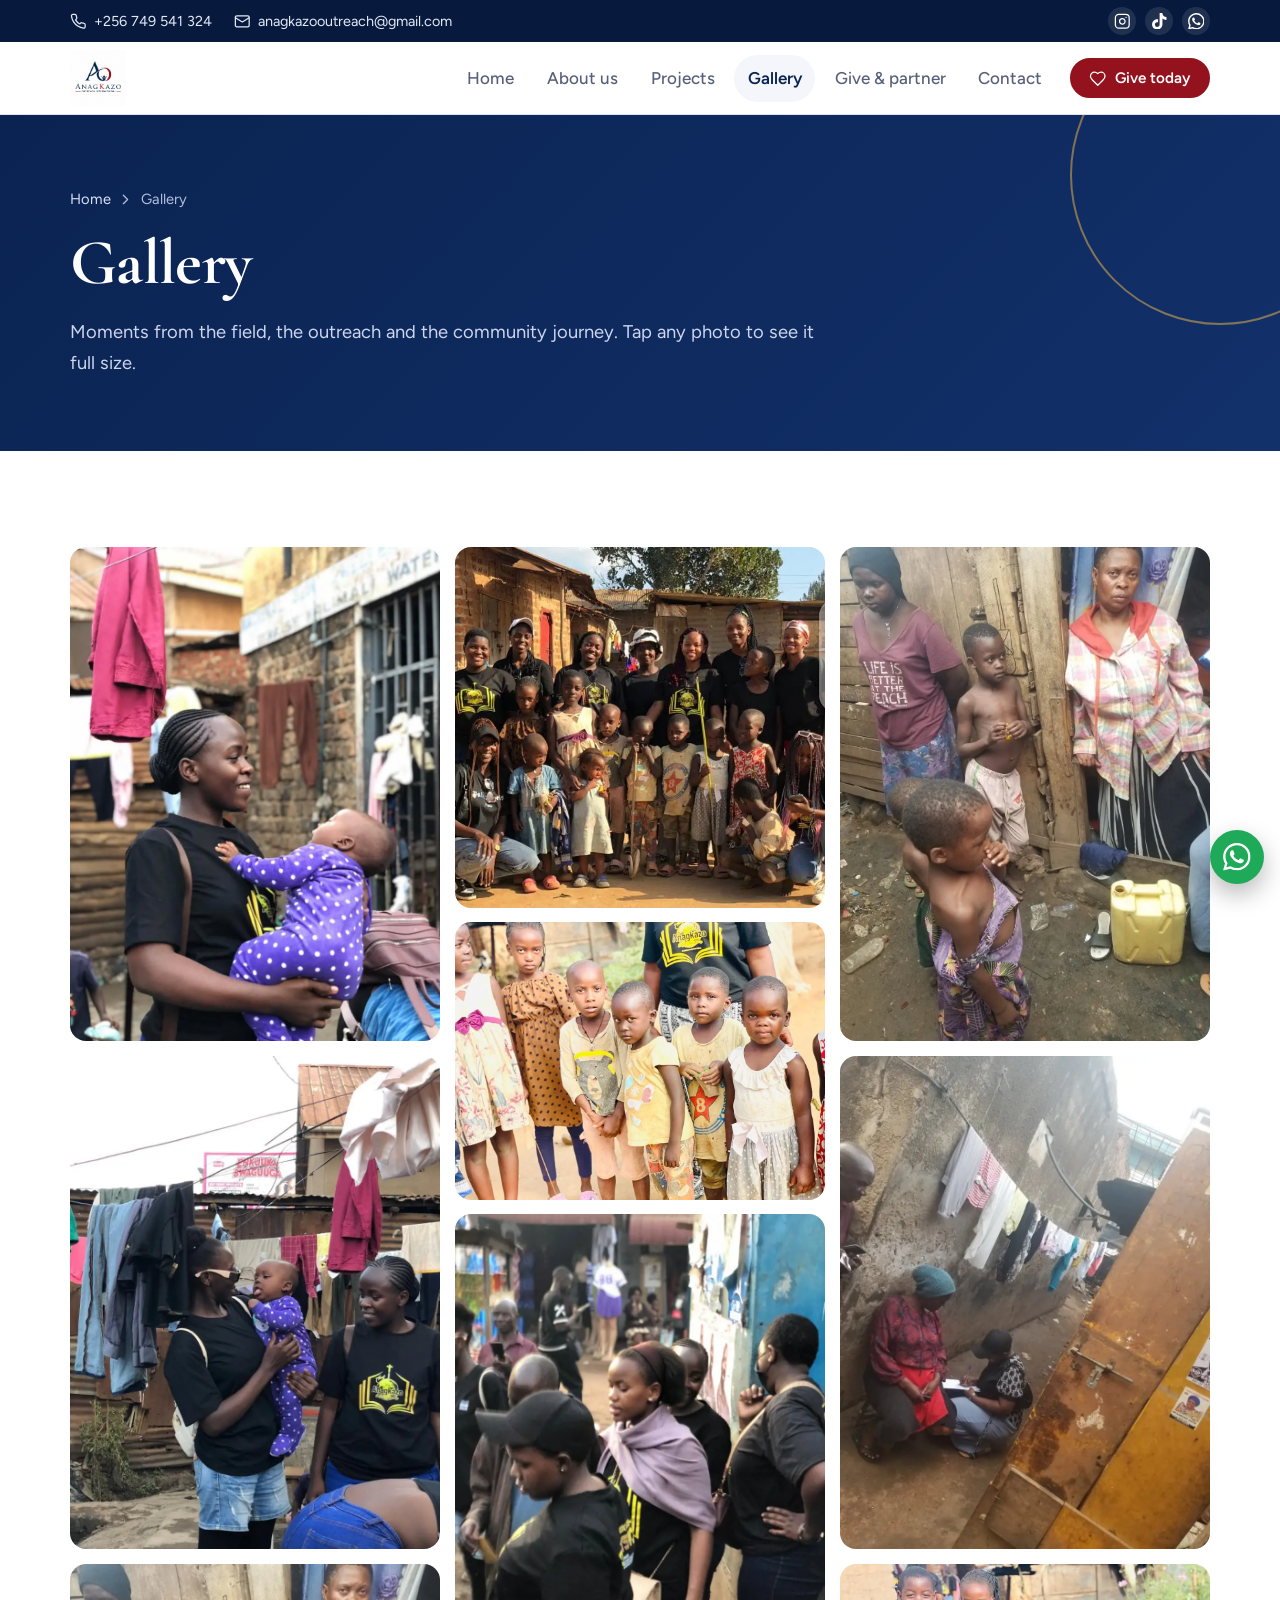
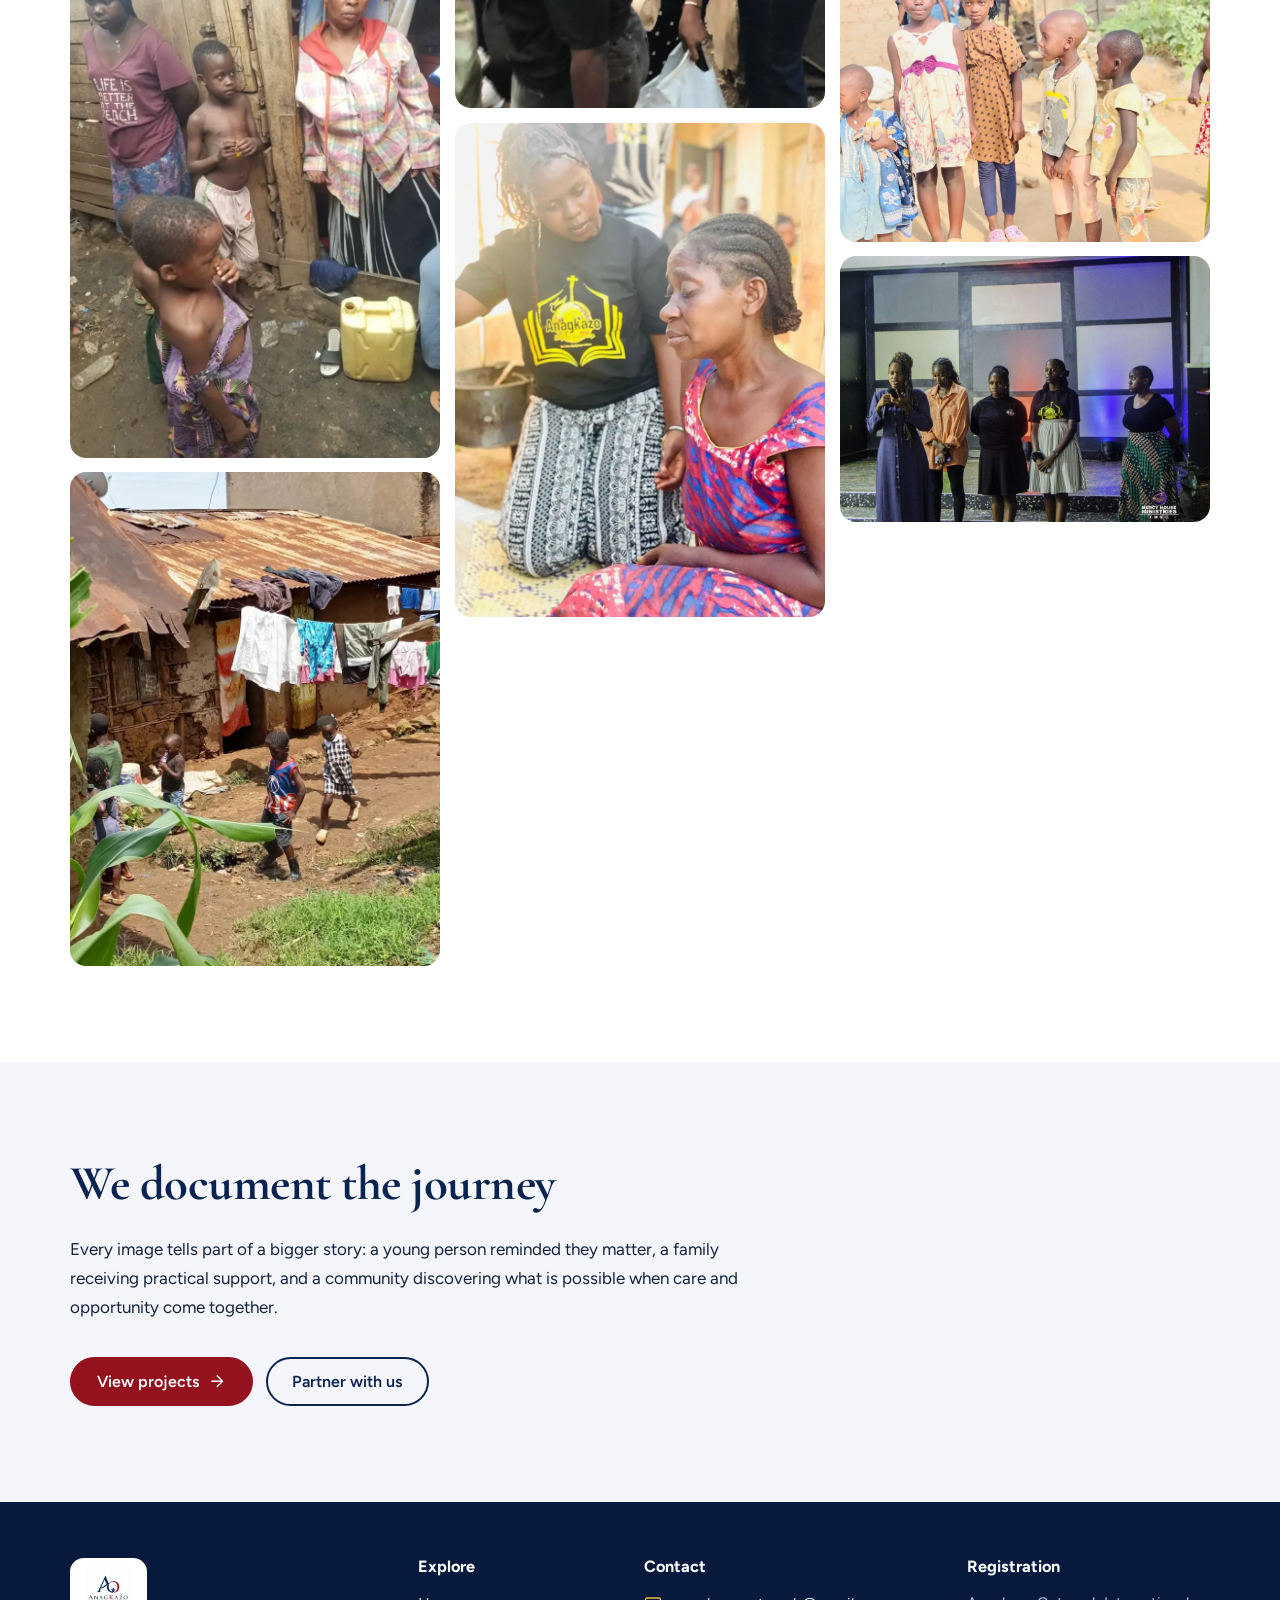
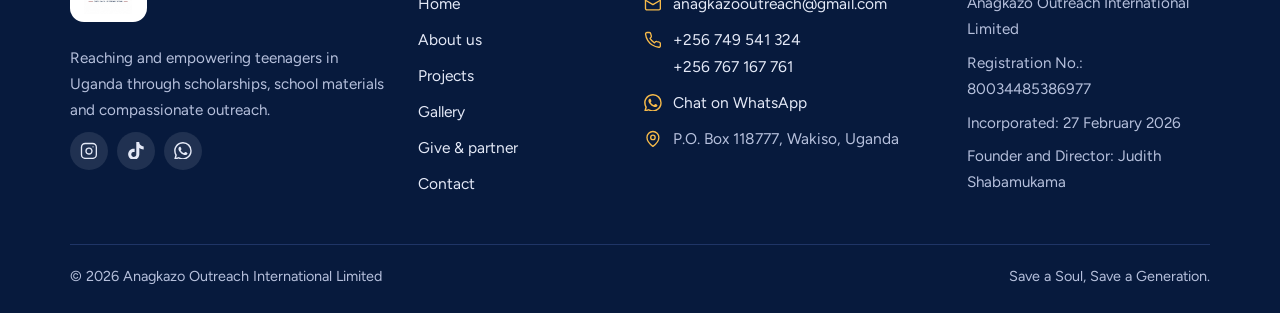
<file: gallery.html>
<!DOCTYPE html>
<html lang="en">
<head>
<meta charset="utf-8">
<meta name="viewport" content="width=device-width, initial-scale=1, viewport-fit=cover">
<meta name="theme-color" content="#0a2351">
<title>Gallery | Anagkazo Outreach International</title>
<meta name="description" content="A visual gallery of outreach moments, community work and educational impact from Anagkazo Outreach International.">
<meta property="og:title" content="Gallery | Anagkazo Outreach International">
<meta property="og:description" content="A visual gallery of outreach moments, community work and educational impact from Anagkazo Outreach International.">
<meta property="og:type" content="website">
<meta property="og:image" content="images/logo.png">
<link rel="icon" href="images/logo.png">
<link rel="preconnect" href="https://fonts.googleapis.com">
<link rel="preconnect" href="https://fonts.gstatic.com" crossorigin>
<link href="https://fonts.googleapis.com/css2?family=Cormorant+Garamond:wght@600;700&family=Figtree:wght@400;500;600;700;800&display=swap" rel="stylesheet">
<link rel="stylesheet" href="style.css">
</head>
<body>
<svg xmlns="http://www.w3.org/2000/svg" style="position:absolute;width:0;height:0;overflow:hidden" aria-hidden="true">
<symbol id="menu" viewBox="0 0 24 24"><path d="M4 6h16M4 12h16M4 18h16"/></symbol>
<symbol id="close" viewBox="0 0 24 24"><path d="M18 6 6 18M6 6l12 12"/></symbol>
<symbol id="phone" viewBox="0 0 24 24"><path d="M22 16.9v3a2 2 0 0 1-2.2 2 19.8 19.8 0 0 1-8.6-3.1 19.5 19.5 0 0 1-6-6A19.8 19.8 0 0 1 2.1 4.2 2 2 0 0 1 4.1 2h3a2 2 0 0 1 2 1.7c.1 1 .4 1.9.7 2.8a2 2 0 0 1-.5 2.1L8.1 9.9a16 16 0 0 0 6 6l1.3-1.3a2 2 0 0 1 2.1-.4c.9.3 1.8.6 2.8.7a2 2 0 0 1 1.7 2z"/></symbol>
<symbol id="mail" viewBox="0 0 24 24"><rect x="2" y="4" width="20" height="16" rx="2"/><path d="m22 7-10 6L2 7"/></symbol>
<symbol id="pin" viewBox="0 0 24 24"><path d="M20 10c0 6-8 12-8 12S4 16 4 10a8 8 0 0 1 16 0z"/><circle cx="12" cy="10" r="3"/></symbol>
<symbol id="heart" viewBox="0 0 24 24"><path d="M19 14c1.5-1.5 3-3.2 3-5.5A5.5 5.5 0 0 0 16.5 3c-1.8 0-3 .5-4.5 2-1.5-1.5-2.7-2-4.5-2A5.5 5.5 0 0 0 2 8.5c0 2.3 1.5 4 3 5.5l7 7z"/></symbol>
<symbol id="book" viewBox="0 0 24 24"><path d="M2 3h6a4 4 0 0 1 4 4v14a3 3 0 0 0-3-3H2z"/><path d="M22 3h-6a4 4 0 0 0-4 4v14a3 3 0 0 1 3-3h7z"/></symbol>
<symbol id="health" viewBox="0 0 24 24"><path d="M22 12h-4l-3 9L9 3l-3 9H2"/></symbol>
<symbol id="bulb" viewBox="0 0 24 24"><path d="M15 14c.2-1 .7-1.7 1.5-2.5 1-.9 1.5-2.2 1.5-3.5A6 6 0 0 0 6 8c0 1 .2 2.2 1.5 3.5.7.7 1.3 1.5 1.5 2.5"/><path d="M9 18h6M10 22h4"/></symbol>
<symbol id="users" viewBox="0 0 24 24"><path d="M16 21v-2a4 4 0 0 0-4-4H6a4 4 0 0 0-4 4v2"/><circle cx="9" cy="7" r="4"/><path d="M22 21v-2a4 4 0 0 0-3-3.9M16 3.1a4 4 0 0 1 0 7.8"/></symbol>
<symbol id="star" viewBox="0 0 24 24"><path d="m12 2 3.1 6.3 6.9 1-5 4.9 1.2 6.9L12 17.8 5.8 21.1 7 14.2 2 9.3l6.9-1z"/></symbol>
<symbol id="sun" viewBox="0 0 24 24"><circle cx="12" cy="12" r="4"/><path d="M12 2v2M12 20v2M4.9 4.9l1.4 1.4M17.7 17.7l1.4 1.4M2 12h2M20 12h2M4.9 19.1l1.4-1.4M17.7 6.3l1.4-1.4"/></symbol>
<symbol id="shield" viewBox="0 0 24 24"><path d="M12 22s8-4 8-10V5l-8-3-8 3v7c0 6 8 10 8 10z"/></symbol>
<symbol id="scale" viewBox="0 0 24 24"><path d="M12 3v18M5 7h14M7 7l-3 7a3 3 0 0 0 6 0zM17 7l-3 7a3 3 0 0 0 6 0zM8 21h8"/></symbol>
<symbol id="link" viewBox="0 0 24 24"><path d="M10 13a5 5 0 0 0 7.5.5l3-3a5 5 0 0 0-7-7l-1.7 1.7"/><path d="M14 11a5 5 0 0 0-7.5-.5l-3 3a5 5 0 0 0 7 7l1.7-1.7"/></symbol>
<symbol id="bank" viewBox="0 0 24 24"><path d="M3 22h18M6 18v-7M10 18v-7M14 18v-7M18 18v-7M12 2 2 8h20z"/></symbol>
<symbol id="mobile" viewBox="0 0 24 24"><rect x="5" y="2" width="14" height="20" rx="2"/><path d="M12 18h.01"/></symbol>
<symbol id="check" viewBox="0 0 24 24"><path d="M20 6 9 17l-5-5"/></symbol>
<symbol id="check-circle" viewBox="0 0 24 24"><circle cx="12" cy="12" r="10"/><path d="m9 12 2 2 4-4"/></symbol>
<symbol id="arrow" viewBox="0 0 24 24"><path d="M5 12h14m-7-7 7 7-7 7"/></symbol>
<symbol id="download" viewBox="0 0 24 24"><path d="M21 15v4a2 2 0 0 1-2 2H5a2 2 0 0 1-2-2v-4M7 10l5 5 5-5M12 15V3"/></symbol>
<symbol id="copy" viewBox="0 0 24 24"><rect x="9" y="9" width="13" height="13" rx="2"/><path d="M5 15H4a2 2 0 0 1-2-2V4a2 2 0 0 1 2-2h9a2 2 0 0 1 2 2v1"/></symbol>
<symbol id="send" viewBox="0 0 24 24"><path d="m22 2-7 20-4-9-9-4zM22 2 11 13"/></symbol>
<symbol id="file" viewBox="0 0 24 24"><path d="M14 2H6a2 2 0 0 0-2 2v16a2 2 0 0 0 2 2h12a2 2 0 0 0 2-2V8z"/><path d="M14 2v6h6M8 13h8M8 17h5"/></symbol>
<symbol id="quote" viewBox="0 0 24 24"><path d="M3 21c3 0 7-1 7-8V5H4v6h4c0 3-1 4-5 4zM14 21c3 0 7-1 7-8V5h-6v6h4c0 3-1 4-5 4z"/></symbol>
<symbol id="zoom" viewBox="0 0 24 24"><circle cx="11" cy="11" r="8"/><path d="m21 21-4.3-4.3M11 8v6M8 11h6"/></symbol>
<symbol id="chev-l" viewBox="0 0 24 24"><path d="m15 18-6-6 6-6"/></symbol>
<symbol id="chev-r" viewBox="0 0 24 24"><path d="m9 18 6-6-6-6"/></symbol>
<symbol id="chev-u" viewBox="0 0 24 24"><path d="m18 15-6-6-6 6"/></symbol>
<symbol id="calendar" viewBox="0 0 24 24"><rect x="3" y="4" width="18" height="18" rx="2"/><path d="M16 2v4M8 2v4M3 10h18"/></symbol>
<symbol id="user" viewBox="0 0 24 24"><path d="M19 21v-2a4 4 0 0 0-4-4H9a4 4 0 0 0-4 4v2"/><circle cx="12" cy="7" r="4"/></symbol>
<symbol id="briefcase" viewBox="0 0 24 24"><rect x="2" y="7" width="20" height="14" rx="2"/><path d="M16 21V5a2 2 0 0 0-2-2h-4a2 2 0 0 0-2 2v16"/></symbol>
<symbol id="repeat" viewBox="0 0 24 24"><path d="m17 2 4 4-4 4"/><path d="M3 11v-1a4 4 0 0 1 4-4h14M7 22l-4-4 4-4"/><path d="M21 13v1a4 4 0 0 1-4 4H3"/></symbol>
<symbol id="gift" viewBox="0 0 24 24"><rect x="3" y="8" width="18" height="4" rx="1"/><path d="M12 8v13M19 12v7a2 2 0 0 1-2 2H7a2 2 0 0 1-2-2v-7M7.5 8a2.5 2.5 0 0 1 0-5C11 3 12 8 12 8s1-5 4.5-5a2.5 2.5 0 0 1 0 5"/></symbol>
<symbol id="eye" viewBox="0 0 24 24"><path d="M2 12s3.6-7 10-7 10 7 10 7-3.6 7-10 7S2 12 2 12z"/><circle cx="12" cy="12" r="3"/></symbol>
<symbol id="target" viewBox="0 0 24 24"><circle cx="12" cy="12" r="10"/><circle cx="12" cy="12" r="6"/><circle cx="12" cy="12" r="2"/></symbol>
<symbol id="lock" viewBox="0 0 24 24"><rect x="3" y="11" width="18" height="11" rx="2"/><path d="M7 11V7a5 5 0 0 1 10 0v4"/></symbol>
<symbol id="images" viewBox="0 0 24 24"><rect x="3" y="3" width="18" height="18" rx="2"/><circle cx="9" cy="9" r="2"/><path d="m21 15-3.1-3.1a2 2 0 0 0-2.8 0L6 21"/></symbol>
<symbol id="instagram" viewBox="0 0 24 24"><rect x="2" y="2" width="20" height="20" rx="5"/><path d="M16 11.4a4 4 0 1 1-7.9 1.2 4 4 0 0 1 7.9-1.2zM17.5 6.5h.01"/></symbol>
<symbol id="tiktok" viewBox="0 0 24 24"><path d="M12.525.02c1.31-.02 2.61-.01 3.91-.02.08 1.53.63 3.09 1.75 4.17 1.12 1.11 2.7 1.62 4.24 1.79v4.03c-1.44-.05-2.89-.35-4.2-.97-.57-.26-1.1-.59-1.62-.93-.01 2.92.01 5.84-.02 8.75-.08 1.4-.54 2.79-1.35 3.94-1.31 1.92-3.58 3.17-5.91 3.21-1.43.08-2.86-.31-4.08-1.03-2.02-1.19-3.44-3.37-3.65-5.71-.02-.5-.03-1-.01-1.49.18-1.9 1.12-3.72 2.58-4.96 1.66-1.44 3.98-2.13 6.15-1.72.02 1.48-.04 2.96-.04 4.44-.99-.32-2.15-.23-3.02.37-.63.41-1.11 1.04-1.36 1.75-.21.51-.15 1.07-.14 1.61.24 1.64 1.82 3.02 3.5 2.87 1.12-.01 2.19-.66 2.77-1.61.19-.33.4-.67.41-1.06.1-1.79.06-3.57.07-5.36.01-4.03-.01-8.05.02-12.07z"/></symbol>
<symbol id="whatsapp" viewBox="0 0 24 24"><path d="M17.472 14.382c-.297-.149-1.758-.867-2.03-.967-.273-.099-.471-.148-.67.15-.197.297-.767.966-.94 1.164-.173.199-.347.223-.644.075-.297-.15-1.255-.463-2.39-1.475-.883-.788-1.48-1.761-1.653-2.059-.173-.297-.018-.458.13-.606.134-.133.298-.347.446-.52.149-.174.198-.298.298-.497.099-.198.05-.371-.025-.52-.075-.149-.669-1.612-.916-2.207-.242-.579-.487-.5-.669-.51-.173-.008-.371-.01-.57-.01-.198 0-.52.074-.792.372-.272.297-1.04 1.016-1.04 2.479 0 1.462 1.065 2.875 1.213 3.074.149.198 2.096 3.2 5.077 4.487.709.306 1.262.489 1.694.625.712.227 1.36.195 1.871.118.571-.085 1.758-.719 2.006-1.413.248-.694.248-1.289.173-1.413-.074-.124-.272-.198-.57-.347m-5.421 7.403h-.004a9.87 9.87 0 01-5.031-1.378l-.361-.214-3.741.982.998-3.648-.235-.374a9.86 9.86 0 01-1.51-5.26c.001-5.45 4.436-9.884 9.888-9.884 2.64 0 5.122 1.03 6.988 2.898a9.825 9.825 0 012.893 6.994c-.003 5.45-4.437 9.884-9.885 9.884m8.413-18.297A11.815 11.815 0 0012.05 0C5.495 0 .16 5.335.157 11.892c0 2.096.547 4.142 1.588 5.945L.057 24l6.305-1.654a11.882 11.882 0 005.683 1.448h.005c6.554 0 11.89-5.335 11.893-11.893a11.821 11.821 0 00-3.48-8.413z"/></symbol>
</svg>

<a class="skip" href="#main">Skip to content</a>
<div class="topbar"><div class="wrap">
  <div class="topbar-l">
    <a href="tel:+256749541324"><svg class="i " aria-hidden="true"><use href="#phone"/></svg>+256 749 541 324</a>
    <a href="mailto:anagkazooutreach@gmail.com"><svg class="i " aria-hidden="true"><use href="#mail"/></svg>anagkazooutreach@gmail.com</a>
  </div>
  <div class="social"><a href="https://www.instagram.com/anagkazo_outreach_intl" target="_blank" rel="noopener" aria-label="Instagram"><svg class="i " aria-hidden="true"><use href="#instagram"/></svg></a><a href="https://www.tiktok.com/@anagkazo.outreach" target="_blank" rel="noopener" aria-label="TikTok"><svg class="i fill" aria-hidden="true"><use href="#tiktok"/></svg></a><a href="https://wa.me/256749541324" target="_blank" rel="noopener" aria-label="WhatsApp"><svg class="i fill" aria-hidden="true"><use href="#whatsapp"/></svg></a></div>
</div></div>
<header class="site-header"><div class="wrap bar">
  <a class="brand" href="index.html" aria-label="Anagkazo Outreach International home"><img src="images/logo.png" alt="Anagkazo Outreach International logo"></a>
  <button class="nav-toggle" type="button" aria-expanded="false" aria-controls="nav" aria-label="Open menu"><span class="i-menu"><svg class="i " aria-hidden="true"><use href="#menu"/></svg></span><span class="i-close"><svg class="i " aria-hidden="true"><use href="#close"/></svg></span></button>
  <nav id="nav" aria-label="Main navigation"><a href="index.html">Home</a><a href="about.html">About us</a><a href="projects.html">Projects</a><a href="gallery.html" aria-current="page">Gallery</a><a href="get-involved.html">Give &amp; partner</a><a href="contact.html">Contact</a><a class="btn sm" href="get-involved.html#give"><svg class="i " aria-hidden="true"><use href="#heart"/></svg>Give today</a></nav>
</div></header>
<main id="main">
<section class="page-head"><div class="wrap">
  <div class="crumbs"><a href="index.html">Home</a><svg class="i " aria-hidden="true"><use href="#chev-r"/></svg><span>Gallery</span></div>
  <h1>Gallery</h1>
  <p>Moments from the field, the outreach and the community journey. Tap any photo to see it full size.</p>
</div></section>

<section><div class="wrap">
  <div class="masonry" data-lightbox><button type="button" class="g-item" aria-label="Open photo 1"><img src="images/1.webp" alt="Anagkazo outreach photo 1" width="810" height="1080" decoding="async"><svg class="i " aria-hidden="true"><use href="#zoom"/></svg></button><button type="button" class="g-item" aria-label="Open photo 2"><img src="images/2.webp" alt="Anagkazo outreach photo 2" width="810" height="1080" decoding="async"><svg class="i " aria-hidden="true"><use href="#zoom"/></svg></button><button type="button" class="g-item" aria-label="Open photo 3"><img src="images/3.webp" alt="Anagkazo outreach photo 3" width="810" height="1080" decoding="async"><svg class="i " aria-hidden="true"><use href="#zoom"/></svg></button><button type="button" class="g-item" aria-label="Open photo 4"><img src="images/4.webp" alt="Anagkazo outreach photo 4" width="762" height="1016" decoding="async"><svg class="i " aria-hidden="true"><use href="#zoom"/></svg></button><button type="button" class="g-item" aria-label="Open photo 5"><img src="images/5.webp" alt="Anagkazo outreach photo 5" width="718" height="699" loading="lazy" decoding="async"><svg class="i " aria-hidden="true"><use href="#zoom"/></svg></button><button type="button" class="g-item" aria-label="Open photo 6"><img src="images/6.webp" alt="Anagkazo outreach photo 6" width="1080" height="810" loading="lazy" decoding="async"><svg class="i " aria-hidden="true"><use href="#zoom"/></svg></button><button type="button" class="g-item" aria-label="Open photo 7"><img src="images/7.webp" alt="Anagkazo outreach photo 7" width="810" height="1080" loading="lazy" decoding="async"><svg class="i " aria-hidden="true"><use href="#zoom"/></svg></button><button type="button" class="g-item" aria-label="Open photo 8"><img src="images/8.webp" alt="Anagkazo outreach photo 8" width="810" height="1080" loading="lazy" decoding="async"><svg class="i " aria-hidden="true"><use href="#zoom"/></svg></button><button type="button" class="g-item" aria-label="Open photo 9"><img src="images/9.webp" alt="Anagkazo outreach photo 9" width="960" height="1280" loading="lazy" decoding="async"><svg class="i " aria-hidden="true"><use href="#zoom"/></svg></button><button type="button" class="g-item" aria-label="Open photo 10"><img src="images/10.webp" alt="Anagkazo outreach photo 10" width="810" height="1080" loading="lazy" decoding="async"><svg class="i " aria-hidden="true"><use href="#zoom"/></svg></button><button type="button" class="g-item" aria-label="Open photo 11"><img src="images/11.webp" alt="Anagkazo outreach photo 11" width="1080" height="810" loading="lazy" decoding="async"><svg class="i " aria-hidden="true"><use href="#zoom"/></svg></button><button type="button" class="g-item" aria-label="Open photo 12"><img src="images/12.webp" alt="Anagkazo outreach photo 12" width="1026" height="738" loading="lazy" decoding="async"><svg class="i " aria-hidden="true"><use href="#zoom"/></svg></button></div>
</div></section>
<section class="soft"><div class="wrap">
  <div class="section-head reveal"><h2>We document the journey</h2>
  <p>Every image tells part of a bigger story: a young person reminded they matter, a family receiving practical support, and a community discovering what is possible when care and opportunity come together.</p></div>
  <div class="actions"><a class="btn" href="projects.html">View projects<svg class="i " aria-hidden="true"><use href="#arrow"/></svg></a><a class="btn ghost" href="get-involved.html#partner">Partner with us</a></div>
</div></section>
</main>
<footer class="site-footer"><div class="wrap">
  <div class="foot-grid">
    <div>
      <a class="foot-brand" href="index.html"><img src="images/logo.png" alt="Anagkazo Outreach International"></a>
      <p>Reaching and empowering teenagers in Uganda through scholarships, school materials and compassionate outreach.</p>
      <div class="social"><a href="https://www.instagram.com/anagkazo_outreach_intl" target="_blank" rel="noopener" aria-label="Instagram"><svg class="i " aria-hidden="true"><use href="#instagram"/></svg></a><a href="https://www.tiktok.com/@anagkazo.outreach" target="_blank" rel="noopener" aria-label="TikTok"><svg class="i fill" aria-hidden="true"><use href="#tiktok"/></svg></a><a href="https://wa.me/256749541324" target="_blank" rel="noopener" aria-label="WhatsApp"><svg class="i fill" aria-hidden="true"><use href="#whatsapp"/></svg></a></div>
    </div>
    <div><h4>Explore</h4><ul class="foot-links"><li><a href="index.html">Home</a></li><li><a href="about.html">About us</a></li><li><a href="projects.html">Projects</a></li><li><a href="gallery.html">Gallery</a></li><li><a href="get-involved.html">Give &amp; partner</a></li><li><a href="contact.html">Contact</a></li></ul></div>
    <div><h4>Contact</h4><ul class="foot-list">
      <li><svg class="i " aria-hidden="true"><use href="#mail"/></svg><a href="mailto:anagkazooutreach@gmail.com">anagkazooutreach@gmail.com</a></li>
      <li><svg class="i " aria-hidden="true"><use href="#phone"/></svg><span><a href="tel:+256749541324">+256 749 541 324</a><br><a href="tel:+256767167761">+256 767 167 761</a></span></li>
      <li><svg class="i fill" aria-hidden="true"><use href="#whatsapp"/></svg><a href="https://wa.me/256749541324" target="_blank" rel="noopener">Chat on WhatsApp</a></li>
      <li><svg class="i " aria-hidden="true"><use href="#pin"/></svg><span>P.O. Box 118777, Wakiso, Uganda</span></li>
    </ul></div>
    <div><h4>Registration</h4>
      <p>Anagkazo Outreach International Limited</p>
      <p>Registration No.: 80034485386977</p>
      <p>Incorporated: 27 February 2026</p>
      <p>Founder and Director: Judith Shabamukama</p>
    </div>
  </div>
  <div class="foot-bar"><span>&copy; 2026 Anagkazo Outreach International Limited</span><span>Save a Soul, Save a Generation.</span></div>
</div></footer>
<script src="site.js"></script>
</body>
</html>
</file>
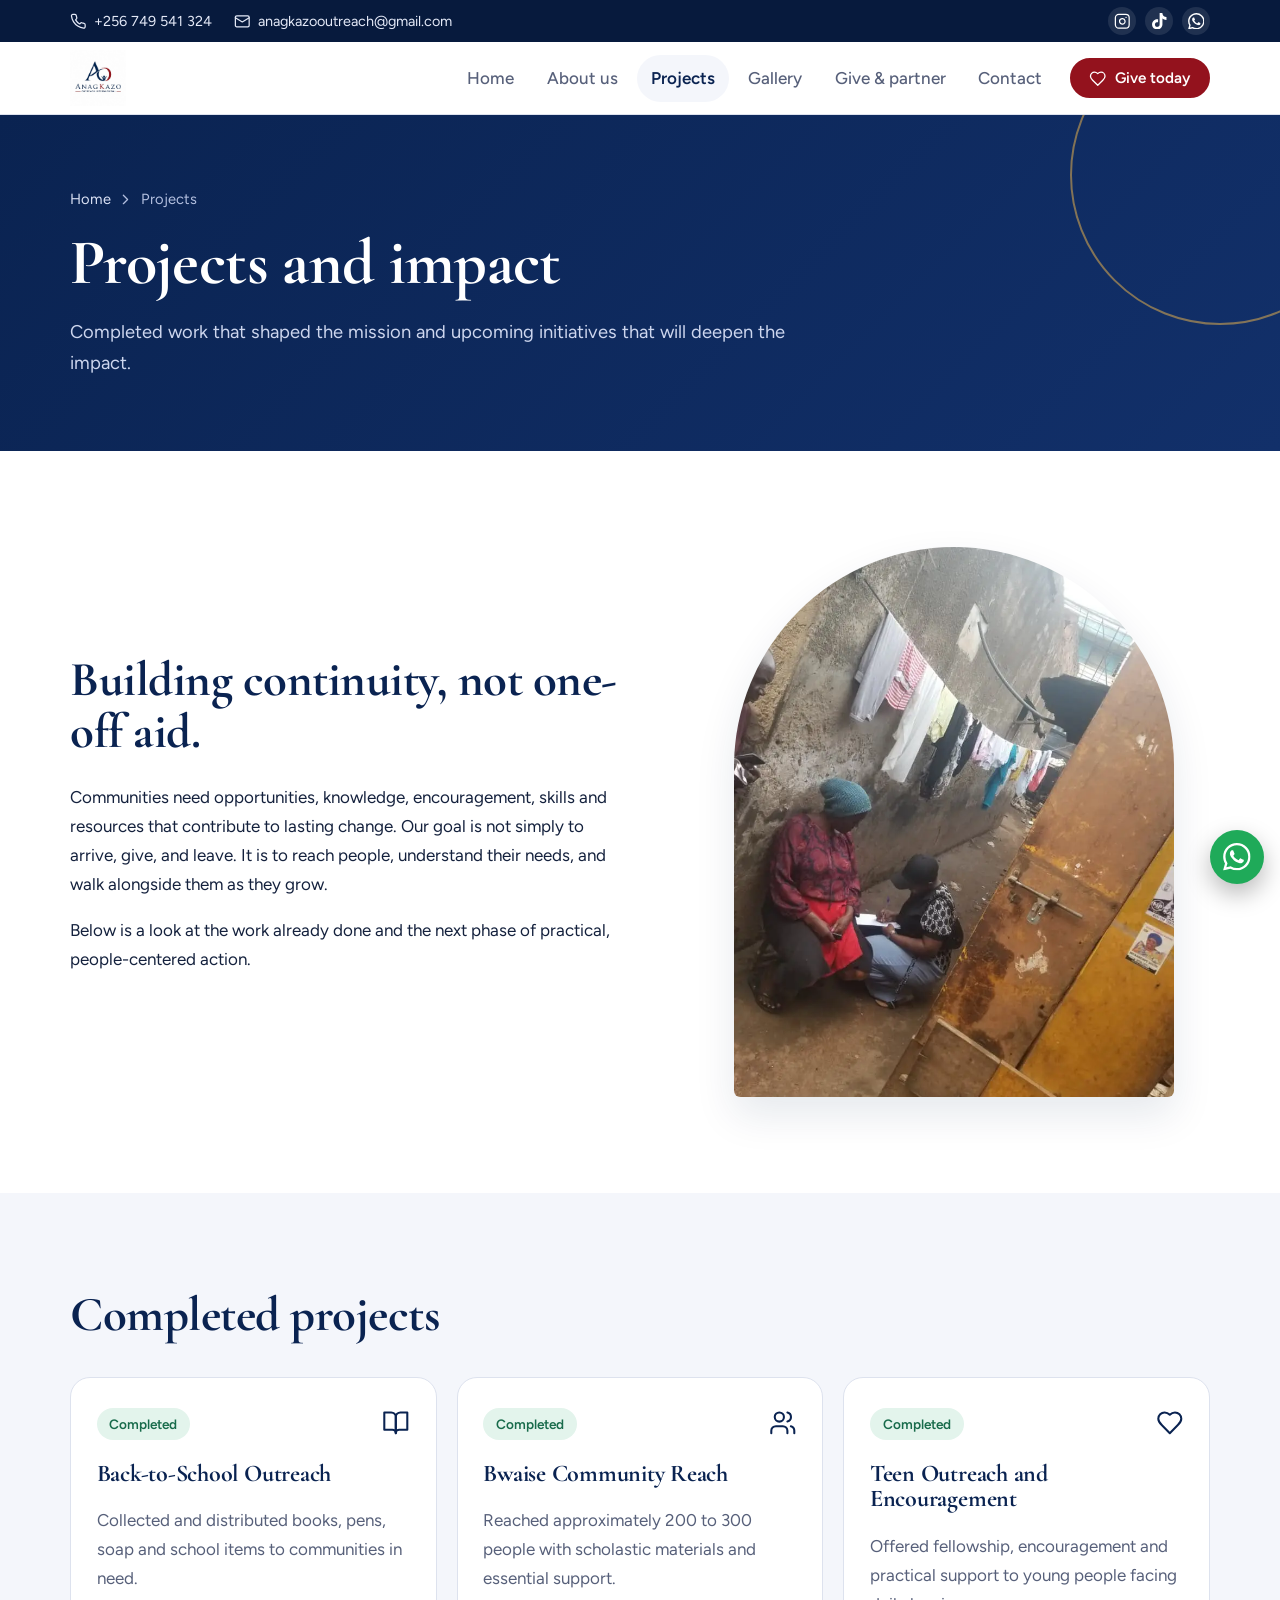
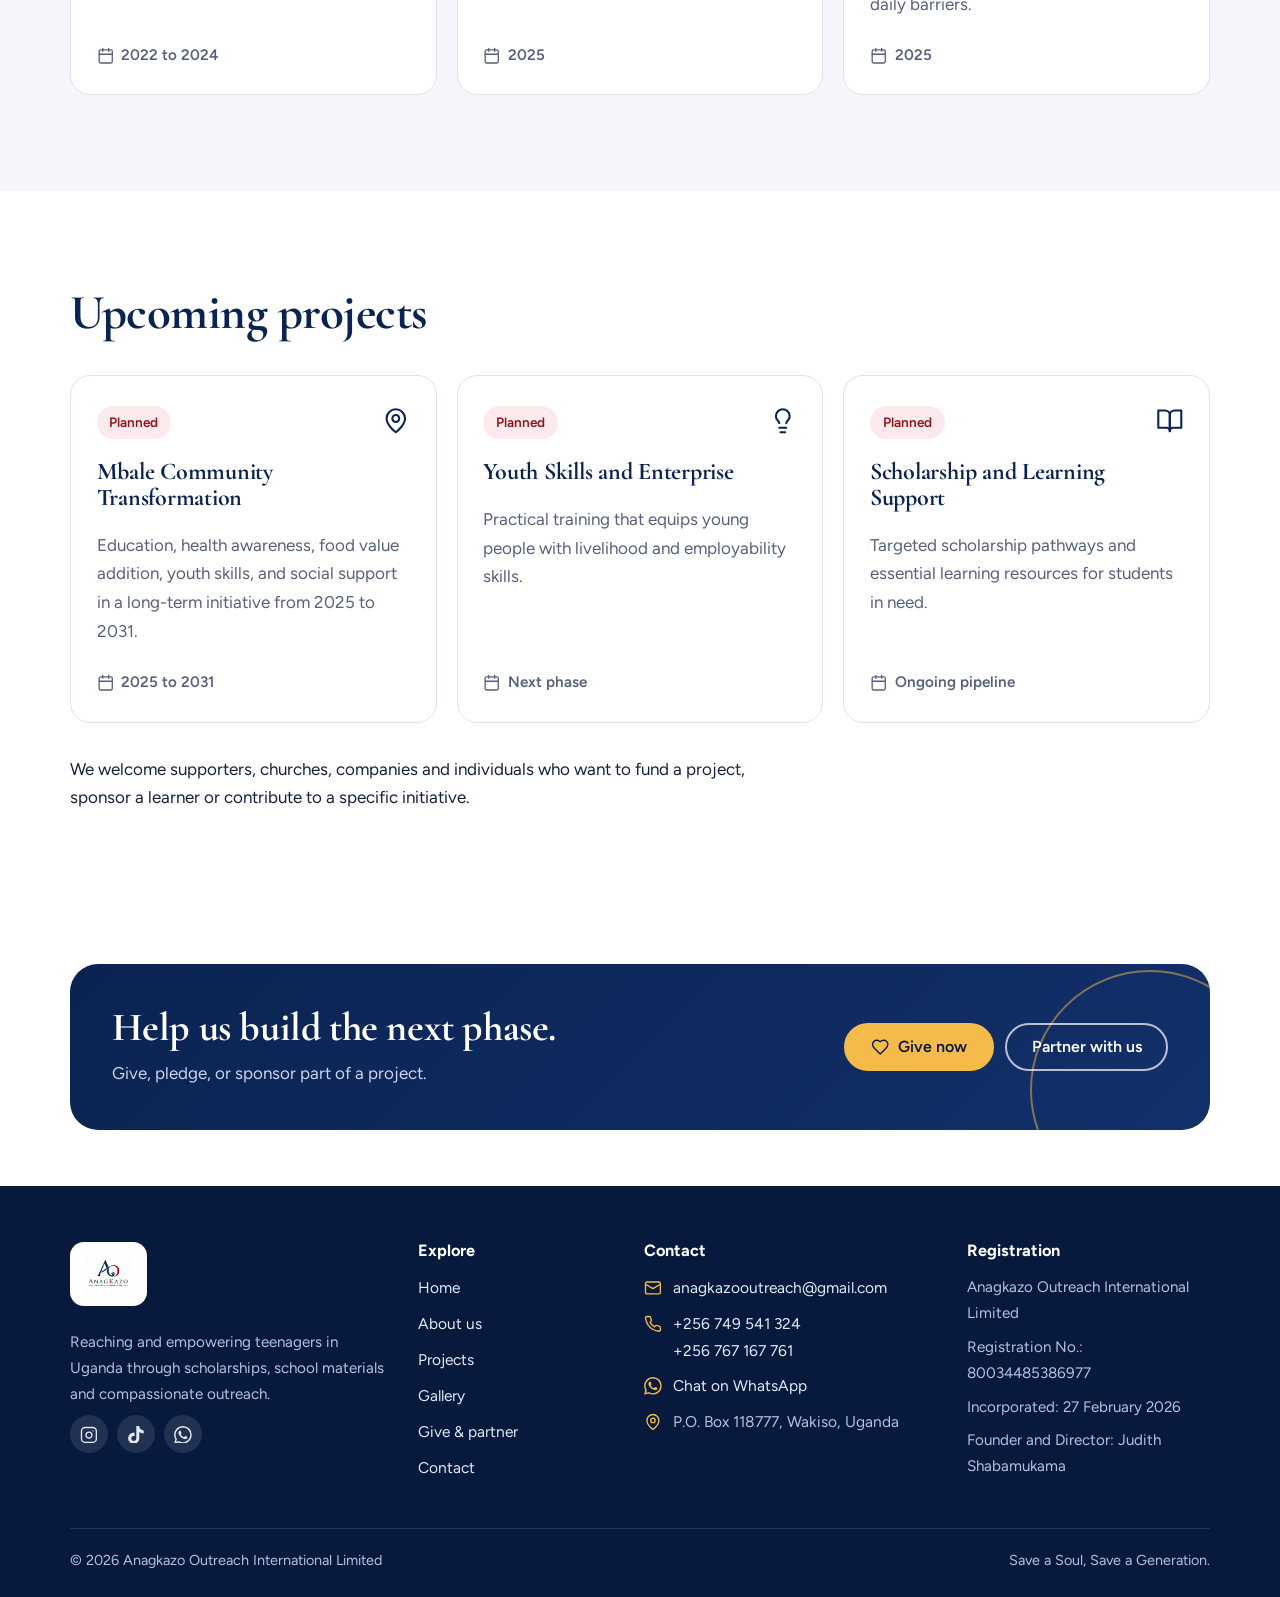
<file: mbale.html>
<!DOCTYPE html>
<html lang="en">
<head>
<meta charset="utf-8">
<meta name="viewport" content="width=device-width, initial-scale=1, viewport-fit=cover">
<meta name="theme-color" content="#0a2351">
<title>Mbale initiative and projects | Anagkazo Outreach International</title>
<meta name="description" content="Completed and upcoming projects by Anagkazo Outreach International, including the long-term Mbale community initiative.">
<meta name="robots" content="noindex">
<meta property="og:title" content="Mbale initiative and projects | Anagkazo Outreach International">
<meta property="og:description" content="Completed and upcoming projects by Anagkazo Outreach International, including the long-term Mbale community initiative.">
<meta property="og:type" content="website">
<meta property="og:image" content="images/logo.png">
<link rel="icon" href="images/logo.png">
<link rel="preconnect" href="https://fonts.googleapis.com">
<link rel="preconnect" href="https://fonts.gstatic.com" crossorigin>
<link href="https://fonts.googleapis.com/css2?family=Cormorant+Garamond:wght@600;700&family=Figtree:wght@400;500;600;700;800&display=swap" rel="stylesheet">
<link rel="stylesheet" href="style.css">
</head>
<body>
<svg xmlns="http://www.w3.org/2000/svg" style="position:absolute;width:0;height:0;overflow:hidden" aria-hidden="true">
<symbol id="menu" viewBox="0 0 24 24"><path d="M4 6h16M4 12h16M4 18h16"/></symbol>
<symbol id="close" viewBox="0 0 24 24"><path d="M18 6 6 18M6 6l12 12"/></symbol>
<symbol id="phone" viewBox="0 0 24 24"><path d="M22 16.9v3a2 2 0 0 1-2.2 2 19.8 19.8 0 0 1-8.6-3.1 19.5 19.5 0 0 1-6-6A19.8 19.8 0 0 1 2.1 4.2 2 2 0 0 1 4.1 2h3a2 2 0 0 1 2 1.7c.1 1 .4 1.9.7 2.8a2 2 0 0 1-.5 2.1L8.1 9.9a16 16 0 0 0 6 6l1.3-1.3a2 2 0 0 1 2.1-.4c.9.3 1.8.6 2.8.7a2 2 0 0 1 1.7 2z"/></symbol>
<symbol id="mail" viewBox="0 0 24 24"><rect x="2" y="4" width="20" height="16" rx="2"/><path d="m22 7-10 6L2 7"/></symbol>
<symbol id="pin" viewBox="0 0 24 24"><path d="M20 10c0 6-8 12-8 12S4 16 4 10a8 8 0 0 1 16 0z"/><circle cx="12" cy="10" r="3"/></symbol>
<symbol id="heart" viewBox="0 0 24 24"><path d="M19 14c1.5-1.5 3-3.2 3-5.5A5.5 5.5 0 0 0 16.5 3c-1.8 0-3 .5-4.5 2-1.5-1.5-2.7-2-4.5-2A5.5 5.5 0 0 0 2 8.5c0 2.3 1.5 4 3 5.5l7 7z"/></symbol>
<symbol id="book" viewBox="0 0 24 24"><path d="M2 3h6a4 4 0 0 1 4 4v14a3 3 0 0 0-3-3H2z"/><path d="M22 3h-6a4 4 0 0 0-4 4v14a3 3 0 0 1 3-3h7z"/></symbol>
<symbol id="health" viewBox="0 0 24 24"><path d="M22 12h-4l-3 9L9 3l-3 9H2"/></symbol>
<symbol id="bulb" viewBox="0 0 24 24"><path d="M15 14c.2-1 .7-1.7 1.5-2.5 1-.9 1.5-2.2 1.5-3.5A6 6 0 0 0 6 8c0 1 .2 2.2 1.5 3.5.7.7 1.3 1.5 1.5 2.5"/><path d="M9 18h6M10 22h4"/></symbol>
<symbol id="users" viewBox="0 0 24 24"><path d="M16 21v-2a4 4 0 0 0-4-4H6a4 4 0 0 0-4 4v2"/><circle cx="9" cy="7" r="4"/><path d="M22 21v-2a4 4 0 0 0-3-3.9M16 3.1a4 4 0 0 1 0 7.8"/></symbol>
<symbol id="star" viewBox="0 0 24 24"><path d="m12 2 3.1 6.3 6.9 1-5 4.9 1.2 6.9L12 17.8 5.8 21.1 7 14.2 2 9.3l6.9-1z"/></symbol>
<symbol id="sun" viewBox="0 0 24 24"><circle cx="12" cy="12" r="4"/><path d="M12 2v2M12 20v2M4.9 4.9l1.4 1.4M17.7 17.7l1.4 1.4M2 12h2M20 12h2M4.9 19.1l1.4-1.4M17.7 6.3l1.4-1.4"/></symbol>
<symbol id="shield" viewBox="0 0 24 24"><path d="M12 22s8-4 8-10V5l-8-3-8 3v7c0 6 8 10 8 10z"/></symbol>
<symbol id="scale" viewBox="0 0 24 24"><path d="M12 3v18M5 7h14M7 7l-3 7a3 3 0 0 0 6 0zM17 7l-3 7a3 3 0 0 0 6 0zM8 21h8"/></symbol>
<symbol id="link" viewBox="0 0 24 24"><path d="M10 13a5 5 0 0 0 7.5.5l3-3a5 5 0 0 0-7-7l-1.7 1.7"/><path d="M14 11a5 5 0 0 0-7.5-.5l-3 3a5 5 0 0 0 7 7l1.7-1.7"/></symbol>
<symbol id="bank" viewBox="0 0 24 24"><path d="M3 22h18M6 18v-7M10 18v-7M14 18v-7M18 18v-7M12 2 2 8h20z"/></symbol>
<symbol id="mobile" viewBox="0 0 24 24"><rect x="5" y="2" width="14" height="20" rx="2"/><path d="M12 18h.01"/></symbol>
<symbol id="check" viewBox="0 0 24 24"><path d="M20 6 9 17l-5-5"/></symbol>
<symbol id="check-circle" viewBox="0 0 24 24"><circle cx="12" cy="12" r="10"/><path d="m9 12 2 2 4-4"/></symbol>
<symbol id="arrow" viewBox="0 0 24 24"><path d="M5 12h14m-7-7 7 7-7 7"/></symbol>
<symbol id="download" viewBox="0 0 24 24"><path d="M21 15v4a2 2 0 0 1-2 2H5a2 2 0 0 1-2-2v-4M7 10l5 5 5-5M12 15V3"/></symbol>
<symbol id="copy" viewBox="0 0 24 24"><rect x="9" y="9" width="13" height="13" rx="2"/><path d="M5 15H4a2 2 0 0 1-2-2V4a2 2 0 0 1 2-2h9a2 2 0 0 1 2 2v1"/></symbol>
<symbol id="send" viewBox="0 0 24 24"><path d="m22 2-7 20-4-9-9-4zM22 2 11 13"/></symbol>
<symbol id="file" viewBox="0 0 24 24"><path d="M14 2H6a2 2 0 0 0-2 2v16a2 2 0 0 0 2 2h12a2 2 0 0 0 2-2V8z"/><path d="M14 2v6h6M8 13h8M8 17h5"/></symbol>
<symbol id="quote" viewBox="0 0 24 24"><path d="M3 21c3 0 7-1 7-8V5H4v6h4c0 3-1 4-5 4zM14 21c3 0 7-1 7-8V5h-6v6h4c0 3-1 4-5 4z"/></symbol>
<symbol id="zoom" viewBox="0 0 24 24"><circle cx="11" cy="11" r="8"/><path d="m21 21-4.3-4.3M11 8v6M8 11h6"/></symbol>
<symbol id="chev-l" viewBox="0 0 24 24"><path d="m15 18-6-6 6-6"/></symbol>
<symbol id="chev-r" viewBox="0 0 24 24"><path d="m9 18 6-6-6-6"/></symbol>
<symbol id="chev-u" viewBox="0 0 24 24"><path d="m18 15-6-6-6 6"/></symbol>
<symbol id="calendar" viewBox="0 0 24 24"><rect x="3" y="4" width="18" height="18" rx="2"/><path d="M16 2v4M8 2v4M3 10h18"/></symbol>
<symbol id="user" viewBox="0 0 24 24"><path d="M19 21v-2a4 4 0 0 0-4-4H9a4 4 0 0 0-4 4v2"/><circle cx="12" cy="7" r="4"/></symbol>
<symbol id="briefcase" viewBox="0 0 24 24"><rect x="2" y="7" width="20" height="14" rx="2"/><path d="M16 21V5a2 2 0 0 0-2-2h-4a2 2 0 0 0-2 2v16"/></symbol>
<symbol id="repeat" viewBox="0 0 24 24"><path d="m17 2 4 4-4 4"/><path d="M3 11v-1a4 4 0 0 1 4-4h14M7 22l-4-4 4-4"/><path d="M21 13v1a4 4 0 0 1-4 4H3"/></symbol>
<symbol id="gift" viewBox="0 0 24 24"><rect x="3" y="8" width="18" height="4" rx="1"/><path d="M12 8v13M19 12v7a2 2 0 0 1-2 2H7a2 2 0 0 1-2-2v-7M7.5 8a2.5 2.5 0 0 1 0-5C11 3 12 8 12 8s1-5 4.5-5a2.5 2.5 0 0 1 0 5"/></symbol>
<symbol id="eye" viewBox="0 0 24 24"><path d="M2 12s3.6-7 10-7 10 7 10 7-3.6 7-10 7S2 12 2 12z"/><circle cx="12" cy="12" r="3"/></symbol>
<symbol id="target" viewBox="0 0 24 24"><circle cx="12" cy="12" r="10"/><circle cx="12" cy="12" r="6"/><circle cx="12" cy="12" r="2"/></symbol>
<symbol id="lock" viewBox="0 0 24 24"><rect x="3" y="11" width="18" height="11" rx="2"/><path d="M7 11V7a5 5 0 0 1 10 0v4"/></symbol>
<symbol id="images" viewBox="0 0 24 24"><rect x="3" y="3" width="18" height="18" rx="2"/><circle cx="9" cy="9" r="2"/><path d="m21 15-3.1-3.1a2 2 0 0 0-2.8 0L6 21"/></symbol>
<symbol id="instagram" viewBox="0 0 24 24"><rect x="2" y="2" width="20" height="20" rx="5"/><path d="M16 11.4a4 4 0 1 1-7.9 1.2 4 4 0 0 1 7.9-1.2zM17.5 6.5h.01"/></symbol>
<symbol id="tiktok" viewBox="0 0 24 24"><path d="M12.525.02c1.31-.02 2.61-.01 3.91-.02.08 1.53.63 3.09 1.75 4.17 1.12 1.11 2.7 1.62 4.24 1.79v4.03c-1.44-.05-2.89-.35-4.2-.97-.57-.26-1.1-.59-1.62-.93-.01 2.92.01 5.84-.02 8.75-.08 1.4-.54 2.79-1.35 3.94-1.31 1.92-3.58 3.17-5.91 3.21-1.43.08-2.86-.31-4.08-1.03-2.02-1.19-3.44-3.37-3.65-5.71-.02-.5-.03-1-.01-1.49.18-1.9 1.12-3.72 2.58-4.96 1.66-1.44 3.98-2.13 6.15-1.72.02 1.48-.04 2.96-.04 4.44-.99-.32-2.15-.23-3.02.37-.63.41-1.11 1.04-1.36 1.75-.21.51-.15 1.07-.14 1.61.24 1.64 1.82 3.02 3.5 2.87 1.12-.01 2.19-.66 2.77-1.61.19-.33.4-.67.41-1.06.1-1.79.06-3.57.07-5.36.01-4.03-.01-8.05.02-12.07z"/></symbol>
<symbol id="whatsapp" viewBox="0 0 24 24"><path d="M17.472 14.382c-.297-.149-1.758-.867-2.03-.967-.273-.099-.471-.148-.67.15-.197.297-.767.966-.94 1.164-.173.199-.347.223-.644.075-.297-.15-1.255-.463-2.39-1.475-.883-.788-1.48-1.761-1.653-2.059-.173-.297-.018-.458.13-.606.134-.133.298-.347.446-.52.149-.174.198-.298.298-.497.099-.198.05-.371-.025-.52-.075-.149-.669-1.612-.916-2.207-.242-.579-.487-.5-.669-.51-.173-.008-.371-.01-.57-.01-.198 0-.52.074-.792.372-.272.297-1.04 1.016-1.04 2.479 0 1.462 1.065 2.875 1.213 3.074.149.198 2.096 3.2 5.077 4.487.709.306 1.262.489 1.694.625.712.227 1.36.195 1.871.118.571-.085 1.758-.719 2.006-1.413.248-.694.248-1.289.173-1.413-.074-.124-.272-.198-.57-.347m-5.421 7.403h-.004a9.87 9.87 0 01-5.031-1.378l-.361-.214-3.741.982.998-3.648-.235-.374a9.86 9.86 0 01-1.51-5.26c.001-5.45 4.436-9.884 9.888-9.884 2.64 0 5.122 1.03 6.988 2.898a9.825 9.825 0 012.893 6.994c-.003 5.45-4.437 9.884-9.885 9.884m8.413-18.297A11.815 11.815 0 0012.05 0C5.495 0 .16 5.335.157 11.892c0 2.096.547 4.142 1.588 5.945L.057 24l6.305-1.654a11.882 11.882 0 005.683 1.448h.005c6.554 0 11.89-5.335 11.893-11.893a11.821 11.821 0 00-3.48-8.413z"/></symbol>
</svg>

<a class="skip" href="#main">Skip to content</a>
<div class="topbar"><div class="wrap">
  <div class="topbar-l">
    <a href="tel:+256749541324"><svg class="i " aria-hidden="true"><use href="#phone"/></svg>+256 749 541 324</a>
    <a href="mailto:anagkazooutreach@gmail.com"><svg class="i " aria-hidden="true"><use href="#mail"/></svg>anagkazooutreach@gmail.com</a>
  </div>
  <div class="social"><a href="https://www.instagram.com/anagkazo_outreach_intl" target="_blank" rel="noopener" aria-label="Instagram"><svg class="i " aria-hidden="true"><use href="#instagram"/></svg></a><a href="https://www.tiktok.com/@anagkazo.outreach" target="_blank" rel="noopener" aria-label="TikTok"><svg class="i fill" aria-hidden="true"><use href="#tiktok"/></svg></a><a href="https://wa.me/256749541324" target="_blank" rel="noopener" aria-label="WhatsApp"><svg class="i fill" aria-hidden="true"><use href="#whatsapp"/></svg></a></div>
</div></div>
<header class="site-header"><div class="wrap bar">
  <a class="brand" href="index.html" aria-label="Anagkazo Outreach International home"><img src="images/logo.png" alt="Anagkazo Outreach International logo"></a>
  <button class="nav-toggle" type="button" aria-expanded="false" aria-controls="nav" aria-label="Open menu"><span class="i-menu"><svg class="i " aria-hidden="true"><use href="#menu"/></svg></span><span class="i-close"><svg class="i " aria-hidden="true"><use href="#close"/></svg></span></button>
  <nav id="nav" aria-label="Main navigation"><a href="index.html">Home</a><a href="about.html">About us</a><a href="projects.html" aria-current="page">Projects</a><a href="gallery.html">Gallery</a><a href="get-involved.html">Give &amp; partner</a><a href="contact.html">Contact</a><a class="btn sm" href="get-involved.html#give"><svg class="i " aria-hidden="true"><use href="#heart"/></svg>Give today</a></nav>
</div></header>
<main id="main">
<section class="page-head"><div class="wrap">
  <div class="crumbs"><a href="index.html">Home</a><svg class="i " aria-hidden="true"><use href="#chev-r"/></svg><span>Projects</span></div>
  <h1>Projects and impact</h1>
  <p>Completed work that shaped the mission and upcoming initiatives that will deepen the impact.</p>
</div></section>
<section><div class="wrap grid2">
  <div class="reveal">
    <h2>Building continuity, not one-off aid.</h2>
    <p>Communities need opportunities, knowledge, encouragement, skills and resources that contribute to lasting change. Our goal is not simply to arrive, give, and leave. It is to reach people, understand their needs, and walk alongside them as they grow.</p>
    <p>Below is a look at the work already done and the next phase of practical, people-centered action.</p>
  </div>
  <img class="arch reveal" src="images/10.webp" alt="Anagkazo outreach photo 10" loading="lazy">
</div></section>

<section class="soft"><div class="wrap">
  <div class="section-head reveal"><h2>Completed projects</h2></div>
  <div class="project-grid"><article class="project reveal"><div class="project-top"><span class="tag done">Completed</span><span class="project-ico"><svg class="i " aria-hidden="true"><use href="#book"/></svg></span></div><h3>Back-to-School Outreach</h3><p>Collected and distributed books, pens, soap and school items to communities in need.</p><div class="meta"><svg class="i " aria-hidden="true"><use href="#calendar"/></svg>2022 to 2024</div></article><article class="project reveal"><div class="project-top"><span class="tag done">Completed</span><span class="project-ico"><svg class="i " aria-hidden="true"><use href="#users"/></svg></span></div><h3>Bwaise Community Reach</h3><p>Reached approximately 200 to 300 people with scholastic materials and essential support.</p><div class="meta"><svg class="i " aria-hidden="true"><use href="#calendar"/></svg>2025</div></article><article class="project reveal"><div class="project-top"><span class="tag done">Completed</span><span class="project-ico"><svg class="i " aria-hidden="true"><use href="#heart"/></svg></span></div><h3>Teen Outreach and Encouragement</h3><p>Offered fellowship, encouragement and practical support to young people facing daily barriers.</p><div class="meta"><svg class="i " aria-hidden="true"><use href="#calendar"/></svg>2025</div></article></div>
</div></section>
<section><div class="wrap">
  <div class="section-head reveal"><h2>Upcoming projects</h2></div>
  <div class="project-grid"><article class="project reveal"><div class="project-top"><span class="tag upcoming">Planned</span><span class="project-ico"><svg class="i " aria-hidden="true"><use href="#pin"/></svg></span></div><h3>Mbale Community Transformation</h3><p>Education, health awareness, food value addition, youth skills, and social support in a long-term initiative from 2025 to 2031.</p><div class="meta"><svg class="i " aria-hidden="true"><use href="#calendar"/></svg>2025 to 2031</div></article><article class="project reveal"><div class="project-top"><span class="tag upcoming">Planned</span><span class="project-ico"><svg class="i " aria-hidden="true"><use href="#bulb"/></svg></span></div><h3>Youth Skills and Enterprise</h3><p>Practical training that equips young people with livelihood and employability skills.</p><div class="meta"><svg class="i " aria-hidden="true"><use href="#calendar"/></svg>Next phase</div></article><article class="project reveal"><div class="project-top"><span class="tag upcoming">Planned</span><span class="project-ico"><svg class="i " aria-hidden="true"><use href="#book"/></svg></span></div><h3>Scholarship and Learning Support</h3><p>Targeted scholarship pathways and essential learning resources for students in need.</p><div class="meta"><svg class="i " aria-hidden="true"><use href="#calendar"/></svg>Ongoing pipeline</div></article></div>
  <p class="reveal" style="margin:2rem 0 0">We welcome supporters, churches, companies and individuals who want to fund a project, sponsor a learner or contribute to a specific initiative.</p>
</div></section>
<section class="cta-band"><div class="wrap"><div class="cta reveal">
  <div><h2>Help us build the next phase.</h2><p>Give, pledge, or sponsor part of a project.</p></div>
  <div class="btn-row"><a class="btn gold" href="get-involved.html#give"><svg class="i " aria-hidden="true"><use href="#heart"/></svg>Give now</a><a class="btn ghost-light" href="get-involved.html#partner">Partner with us</a></div>
</div></div></section>
</main>
<footer class="site-footer"><div class="wrap">
  <div class="foot-grid">
    <div>
      <a class="foot-brand" href="index.html"><img src="images/logo.png" alt="Anagkazo Outreach International"></a>
      <p>Reaching and empowering teenagers in Uganda through scholarships, school materials and compassionate outreach.</p>
      <div class="social"><a href="https://www.instagram.com/anagkazo_outreach_intl" target="_blank" rel="noopener" aria-label="Instagram"><svg class="i " aria-hidden="true"><use href="#instagram"/></svg></a><a href="https://www.tiktok.com/@anagkazo.outreach" target="_blank" rel="noopener" aria-label="TikTok"><svg class="i fill" aria-hidden="true"><use href="#tiktok"/></svg></a><a href="https://wa.me/256749541324" target="_blank" rel="noopener" aria-label="WhatsApp"><svg class="i fill" aria-hidden="true"><use href="#whatsapp"/></svg></a></div>
    </div>
    <div><h4>Explore</h4><ul class="foot-links"><li><a href="index.html">Home</a></li><li><a href="about.html">About us</a></li><li><a href="projects.html">Projects</a></li><li><a href="gallery.html">Gallery</a></li><li><a href="get-involved.html">Give &amp; partner</a></li><li><a href="contact.html">Contact</a></li></ul></div>
    <div><h4>Contact</h4><ul class="foot-list">
      <li><svg class="i " aria-hidden="true"><use href="#mail"/></svg><a href="mailto:anagkazooutreach@gmail.com">anagkazooutreach@gmail.com</a></li>
      <li><svg class="i " aria-hidden="true"><use href="#phone"/></svg><span><a href="tel:+256749541324">+256 749 541 324</a><br><a href="tel:+256767167761">+256 767 167 761</a></span></li>
      <li><svg class="i fill" aria-hidden="true"><use href="#whatsapp"/></svg><a href="https://wa.me/256749541324" target="_blank" rel="noopener">Chat on WhatsApp</a></li>
      <li><svg class="i " aria-hidden="true"><use href="#pin"/></svg><span>P.O. Box 118777, Wakiso, Uganda</span></li>
    </ul></div>
    <div><h4>Registration</h4>
      <p>Anagkazo Outreach International Limited</p>
      <p>Registration No.: 80034485386977</p>
      <p>Incorporated: 27 February 2026</p>
      <p>Founder and Director: Judith Shabamukama</p>
    </div>
  </div>
  <div class="foot-bar"><span>&copy; 2026 Anagkazo Outreach International Limited</span><span>Save a Soul, Save a Generation.</span></div>
</div></footer>
<script src="site.js"></script>
</body>
</html>
</file>
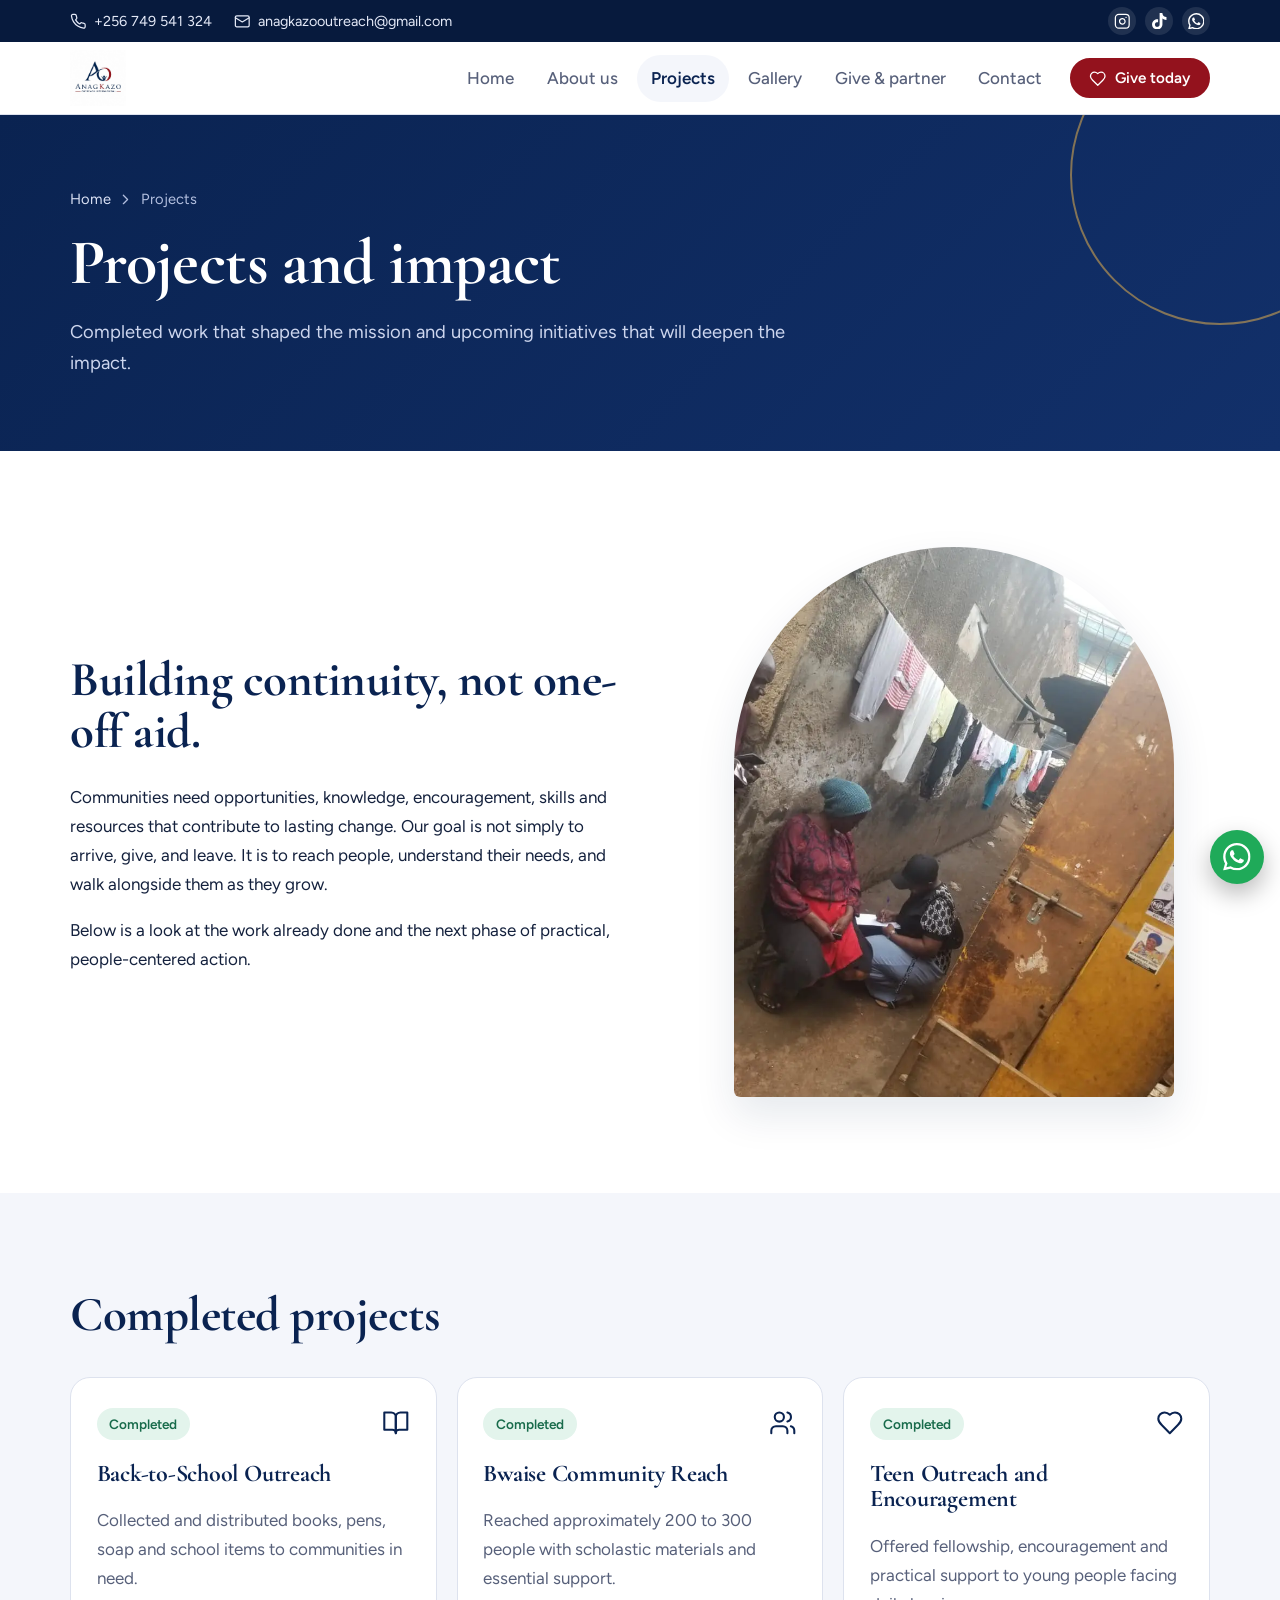
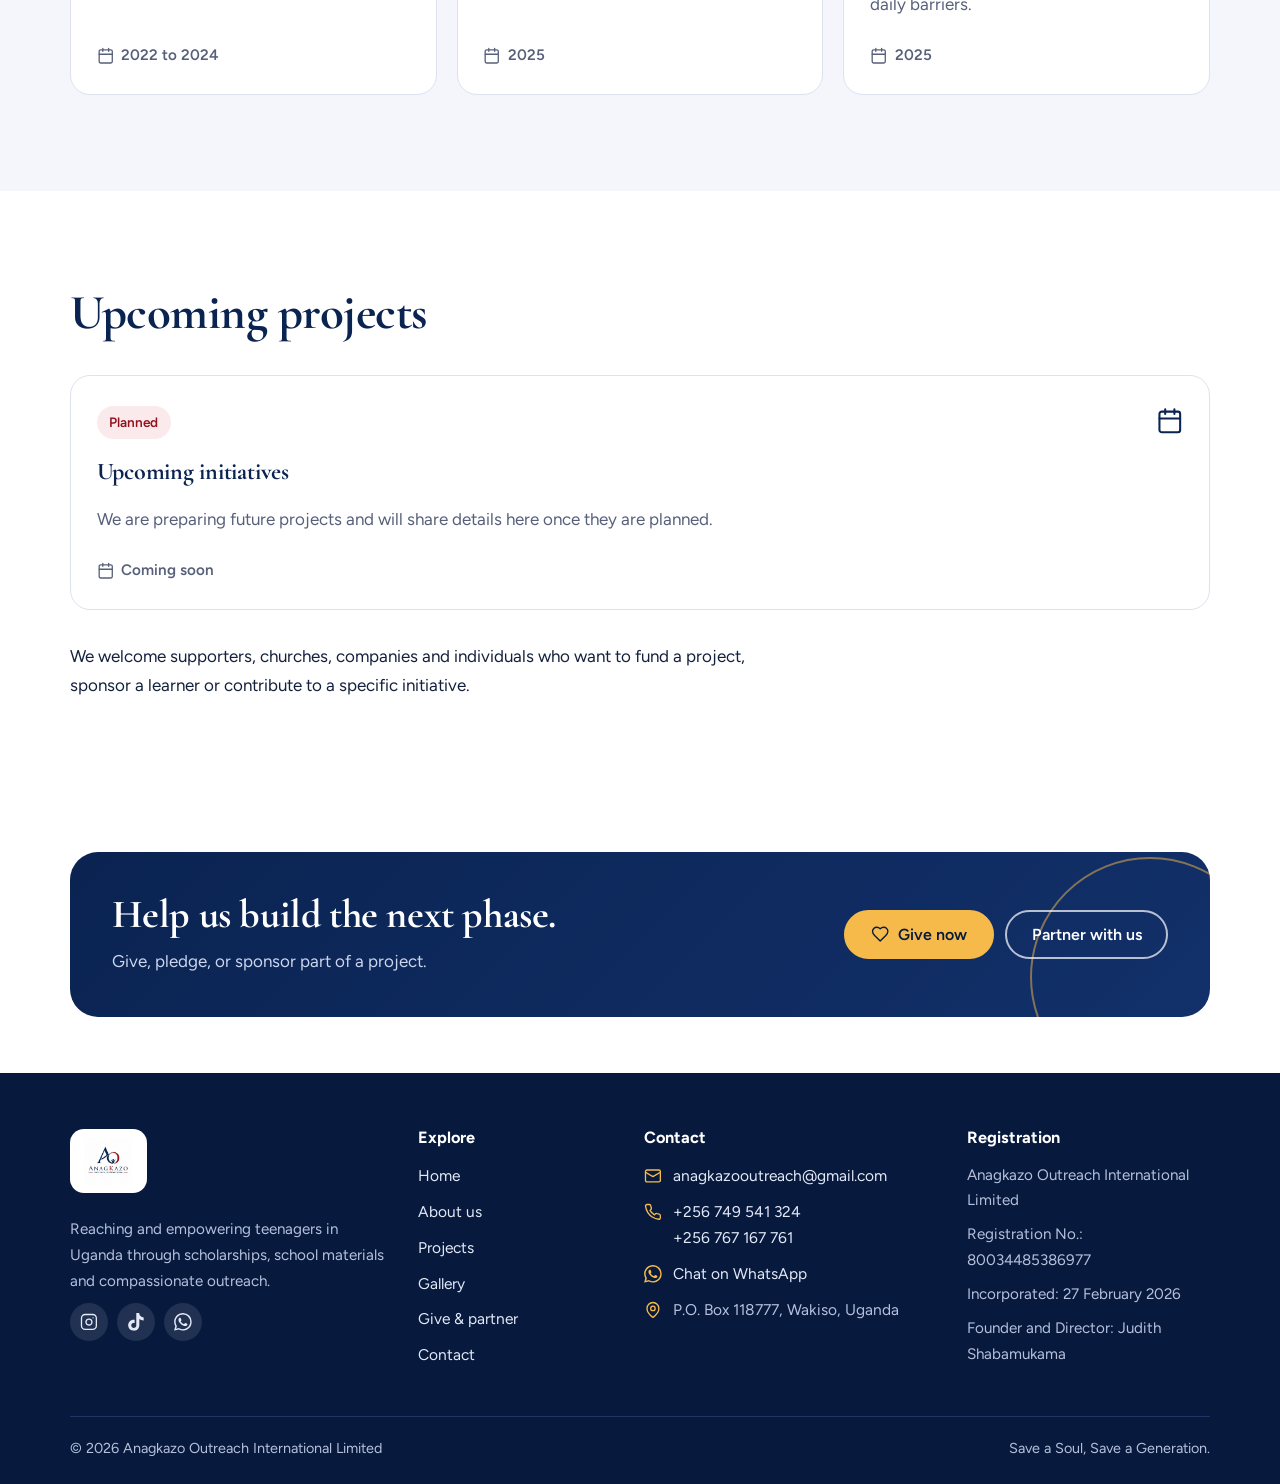
<file: projects.html>
<!DOCTYPE html>
<html lang="en">
<head>
<meta charset="utf-8">
<meta name="viewport" content="width=device-width, initial-scale=1, viewport-fit=cover">
<meta name="theme-color" content="#0a2351">
<title>Projects | Anagkazo Outreach International</title>
<meta name="description" content="Completed and upcoming projects by Anagkazo Outreach International, including community outreach, education support, and youth empowerment initiatives.">
<meta property="og:title" content="Projects | Anagkazo Outreach International">
<meta property="og:description" content="Completed and upcoming projects by Anagkazo Outreach International, including community outreach, education support, and youth empowerment initiatives.">
<meta property="og:type" content="website">
<meta property="og:image" content="images/logo.png">
<link rel="icon" href="images/logo.png">
<link rel="preconnect" href="https://fonts.googleapis.com">
<link rel="preconnect" href="https://fonts.gstatic.com" crossorigin>
<link href="https://fonts.googleapis.com/css2?family=Cormorant+Garamond:wght@600;700&family=Figtree:wght@400;500;600;700;800&display=swap" rel="stylesheet">
<link rel="stylesheet" href="style.css">
</head>
<body>
<svg xmlns="http://www.w3.org/2000/svg" style="position:absolute;width:0;height:0;overflow:hidden" aria-hidden="true">
<symbol id="menu" viewBox="0 0 24 24"><path d="M4 6h16M4 12h16M4 18h16"/></symbol>
<symbol id="close" viewBox="0 0 24 24"><path d="M18 6 6 18M6 6l12 12"/></symbol>
<symbol id="phone" viewBox="0 0 24 24"><path d="M22 16.9v3a2 2 0 0 1-2.2 2 19.8 19.8 0 0 1-8.6-3.1 19.5 19.5 0 0 1-6-6A19.8 19.8 0 0 1 2.1 4.2 2 2 0 0 1 4.1 2h3a2 2 0 0 1 2 1.7c.1 1 .4 1.9.7 2.8a2 2 0 0 1-.5 2.1L8.1 9.9a16 16 0 0 0 6 6l1.3-1.3a2 2 0 0 1 2.1-.4c.9.3 1.8.6 2.8.7a2 2 0 0 1 1.7 2z"/></symbol>
<symbol id="mail" viewBox="0 0 24 24"><rect x="2" y="4" width="20" height="16" rx="2"/><path d="m22 7-10 6L2 7"/></symbol>
<symbol id="pin" viewBox="0 0 24 24"><path d="M20 10c0 6-8 12-8 12S4 16 4 10a8 8 0 0 1 16 0z"/><circle cx="12" cy="10" r="3"/></symbol>
<symbol id="heart" viewBox="0 0 24 24"><path d="M19 14c1.5-1.5 3-3.2 3-5.5A5.5 5.5 0 0 0 16.5 3c-1.8 0-3 .5-4.5 2-1.5-1.5-2.7-2-4.5-2A5.5 5.5 0 0 0 2 8.5c0 2.3 1.5 4 3 5.5l7 7z"/></symbol>
<symbol id="book" viewBox="0 0 24 24"><path d="M2 3h6a4 4 0 0 1 4 4v14a3 3 0 0 0-3-3H2z"/><path d="M22 3h-6a4 4 0 0 0-4 4v14a3 3 0 0 1 3-3h7z"/></symbol>
<symbol id="health" viewBox="0 0 24 24"><path d="M22 12h-4l-3 9L9 3l-3 9H2"/></symbol>
<symbol id="bulb" viewBox="0 0 24 24"><path d="M15 14c.2-1 .7-1.7 1.5-2.5 1-.9 1.5-2.2 1.5-3.5A6 6 0 0 0 6 8c0 1 .2 2.2 1.5 3.5.7.7 1.3 1.5 1.5 2.5"/><path d="M9 18h6M10 22h4"/></symbol>
<symbol id="users" viewBox="0 0 24 24"><path d="M16 21v-2a4 4 0 0 0-4-4H6a4 4 0 0 0-4 4v2"/><circle cx="9" cy="7" r="4"/><path d="M22 21v-2a4 4 0 0 0-3-3.9M16 3.1a4 4 0 0 1 0 7.8"/></symbol>
<symbol id="star" viewBox="0 0 24 24"><path d="m12 2 3.1 6.3 6.9 1-5 4.9 1.2 6.9L12 17.8 5.8 21.1 7 14.2 2 9.3l6.9-1z"/></symbol>
<symbol id="sun" viewBox="0 0 24 24"><circle cx="12" cy="12" r="4"/><path d="M12 2v2M12 20v2M4.9 4.9l1.4 1.4M17.7 17.7l1.4 1.4M2 12h2M20 12h2M4.9 19.1l1.4-1.4M17.7 6.3l1.4-1.4"/></symbol>
<symbol id="shield" viewBox="0 0 24 24"><path d="M12 22s8-4 8-10V5l-8-3-8 3v7c0 6 8 10 8 10z"/></symbol>
<symbol id="scale" viewBox="0 0 24 24"><path d="M12 3v18M5 7h14M7 7l-3 7a3 3 0 0 0 6 0zM17 7l-3 7a3 3 0 0 0 6 0zM8 21h8"/></symbol>
<symbol id="link" viewBox="0 0 24 24"><path d="M10 13a5 5 0 0 0 7.5.5l3-3a5 5 0 0 0-7-7l-1.7 1.7"/><path d="M14 11a5 5 0 0 0-7.5-.5l-3 3a5 5 0 0 0 7 7l1.7-1.7"/></symbol>
<symbol id="bank" viewBox="0 0 24 24"><path d="M3 22h18M6 18v-7M10 18v-7M14 18v-7M18 18v-7M12 2 2 8h20z"/></symbol>
<symbol id="mobile" viewBox="0 0 24 24"><rect x="5" y="2" width="14" height="20" rx="2"/><path d="M12 18h.01"/></symbol>
<symbol id="check" viewBox="0 0 24 24"><path d="M20 6 9 17l-5-5"/></symbol>
<symbol id="check-circle" viewBox="0 0 24 24"><circle cx="12" cy="12" r="10"/><path d="m9 12 2 2 4-4"/></symbol>
<symbol id="arrow" viewBox="0 0 24 24"><path d="M5 12h14m-7-7 7 7-7 7"/></symbol>
<symbol id="download" viewBox="0 0 24 24"><path d="M21 15v4a2 2 0 0 1-2 2H5a2 2 0 0 1-2-2v-4M7 10l5 5 5-5M12 15V3"/></symbol>
<symbol id="copy" viewBox="0 0 24 24"><rect x="9" y="9" width="13" height="13" rx="2"/><path d="M5 15H4a2 2 0 0 1-2-2V4a2 2 0 0 1 2-2h9a2 2 0 0 1 2 2v1"/></symbol>
<symbol id="send" viewBox="0 0 24 24"><path d="m22 2-7 20-4-9-9-4zM22 2 11 13"/></symbol>
<symbol id="file" viewBox="0 0 24 24"><path d="M14 2H6a2 2 0 0 0-2 2v16a2 2 0 0 0 2 2h12a2 2 0 0 0 2-2V8z"/><path d="M14 2v6h6M8 13h8M8 17h5"/></symbol>
<symbol id="quote" viewBox="0 0 24 24"><path d="M3 21c3 0 7-1 7-8V5H4v6h4c0 3-1 4-5 4zM14 21c3 0 7-1 7-8V5h-6v6h4c0 3-1 4-5 4z"/></symbol>
<symbol id="zoom" viewBox="0 0 24 24"><circle cx="11" cy="11" r="8"/><path d="m21 21-4.3-4.3M11 8v6M8 11h6"/></symbol>
<symbol id="chev-l" viewBox="0 0 24 24"><path d="m15 18-6-6 6-6"/></symbol>
<symbol id="chev-r" viewBox="0 0 24 24"><path d="m9 18 6-6-6-6"/></symbol>
<symbol id="chev-u" viewBox="0 0 24 24"><path d="m18 15-6-6-6 6"/></symbol>
<symbol id="calendar" viewBox="0 0 24 24"><rect x="3" y="4" width="18" height="18" rx="2"/><path d="M16 2v4M8 2v4M3 10h18"/></symbol>
<symbol id="user" viewBox="0 0 24 24"><path d="M19 21v-2a4 4 0 0 0-4-4H9a4 4 0 0 0-4 4v2"/><circle cx="12" cy="7" r="4"/></symbol>
<symbol id="briefcase" viewBox="0 0 24 24"><rect x="2" y="7" width="20" height="14" rx="2"/><path d="M16 21V5a2 2 0 0 0-2-2h-4a2 2 0 0 0-2 2v16"/></symbol>
<symbol id="repeat" viewBox="0 0 24 24"><path d="m17 2 4 4-4 4"/><path d="M3 11v-1a4 4 0 0 1 4-4h14M7 22l-4-4 4-4"/><path d="M21 13v1a4 4 0 0 1-4 4H3"/></symbol>
<symbol id="gift" viewBox="0 0 24 24"><rect x="3" y="8" width="18" height="4" rx="1"/><path d="M12 8v13M19 12v7a2 2 0 0 1-2 2H7a2 2 0 0 1-2-2v-7M7.5 8a2.5 2.5 0 0 1 0-5C11 3 12 8 12 8s1-5 4.5-5a2.5 2.5 0 0 1 0 5"/></symbol>
<symbol id="eye" viewBox="0 0 24 24"><path d="M2 12s3.6-7 10-7 10 7 10 7-3.6 7-10 7S2 12 2 12z"/><circle cx="12" cy="12" r="3"/></symbol>
<symbol id="target" viewBox="0 0 24 24"><circle cx="12" cy="12" r="10"/><circle cx="12" cy="12" r="6"/><circle cx="12" cy="12" r="2"/></symbol>
<symbol id="lock" viewBox="0 0 24 24"><rect x="3" y="11" width="18" height="11" rx="2"/><path d="M7 11V7a5 5 0 0 1 10 0v4"/></symbol>
<symbol id="images" viewBox="0 0 24 24"><rect x="3" y="3" width="18" height="18" rx="2"/><circle cx="9" cy="9" r="2"/><path d="m21 15-3.1-3.1a2 2 0 0 0-2.8 0L6 21"/></symbol>
<symbol id="instagram" viewBox="0 0 24 24"><rect x="2" y="2" width="20" height="20" rx="5"/><path d="M16 11.4a4 4 0 1 1-7.9 1.2 4 4 0 0 1 7.9-1.2zM17.5 6.5h.01"/></symbol>
<symbol id="tiktok" viewBox="0 0 24 24"><path d="M12.525.02c1.31-.02 2.61-.01 3.91-.02.08 1.53.63 3.09 1.75 4.17 1.12 1.11 2.7 1.62 4.24 1.79v4.03c-1.44-.05-2.89-.35-4.2-.97-.57-.26-1.1-.59-1.62-.93-.01 2.92.01 5.84-.02 8.75-.08 1.4-.54 2.79-1.35 3.94-1.31 1.92-3.58 3.17-5.91 3.21-1.43.08-2.86-.31-4.08-1.03-2.02-1.19-3.44-3.37-3.65-5.71-.02-.5-.03-1-.01-1.49.18-1.9 1.12-3.72 2.58-4.96 1.66-1.44 3.98-2.13 6.15-1.72.02 1.48-.04 2.96-.04 4.44-.99-.32-2.15-.23-3.02.37-.63.41-1.11 1.04-1.36 1.75-.21.51-.15 1.07-.14 1.61.24 1.64 1.82 3.02 3.5 2.87 1.12-.01 2.19-.66 2.77-1.61.19-.33.4-.67.41-1.06.1-1.79.06-3.57.07-5.36.01-4.03-.01-8.05.02-12.07z"/></symbol>
<symbol id="whatsapp" viewBox="0 0 24 24"><path d="M17.472 14.382c-.297-.149-1.758-.867-2.03-.967-.273-.099-.471-.148-.67.15-.197.297-.767.966-.94 1.164-.173.199-.347.223-.644.075-.297-.15-1.255-.463-2.39-1.475-.883-.788-1.48-1.761-1.653-2.059-.173-.297-.018-.458.13-.606.134-.133.298-.347.446-.52.149-.174.198-.298.298-.497.099-.198.05-.371-.025-.52-.075-.149-.669-1.612-.916-2.207-.242-.579-.487-.5-.669-.51-.173-.008-.371-.01-.57-.01-.198 0-.52.074-.792.372-.272.297-1.04 1.016-1.04 2.479 0 1.462 1.065 2.875 1.213 3.074.149.198 2.096 3.2 5.077 4.487.709.306 1.262.489 1.694.625.712.227 1.36.195 1.871.118.571-.085 1.758-.719 2.006-1.413.248-.694.248-1.289.173-1.413-.074-.124-.272-.198-.57-.347m-5.421 7.403h-.004a9.87 9.87 0 01-5.031-1.378l-.361-.214-3.741.982.998-3.648-.235-.374a9.86 9.86 0 01-1.51-5.26c.001-5.45 4.436-9.884 9.888-9.884 2.64 0 5.122 1.03 6.988 2.898a9.825 9.825 0 012.893 6.994c-.003 5.45-4.437 9.884-9.885 9.884m8.413-18.297A11.815 11.815 0 0012.05 0C5.495 0 .16 5.335.157 11.892c0 2.096.547 4.142 1.588 5.945L.057 24l6.305-1.654a11.882 11.882 0 005.683 1.448h.005c6.554 0 11.89-5.335 11.893-11.893a11.821 11.821 0 00-3.48-8.413z"/></symbol>
</svg>

<a class="skip" href="#main">Skip to content</a>
<div class="topbar"><div class="wrap">
  <div class="topbar-l">
    <a href="tel:+256749541324"><svg class="i " aria-hidden="true"><use href="#phone"/></svg>+256 749 541 324</a>
    <a href="mailto:anagkazooutreach@gmail.com"><svg class="i " aria-hidden="true"><use href="#mail"/></svg>anagkazooutreach@gmail.com</a>
  </div>
  <div class="social"><a href="https://www.instagram.com/anagkazo_outreach_intl" target="_blank" rel="noopener" aria-label="Instagram"><svg class="i " aria-hidden="true"><use href="#instagram"/></svg></a><a href="https://www.tiktok.com/@anagkazo.outreach" target="_blank" rel="noopener" aria-label="TikTok"><svg class="i fill" aria-hidden="true"><use href="#tiktok"/></svg></a><a href="https://wa.me/256749541324" target="_blank" rel="noopener" aria-label="WhatsApp"><svg class="i fill" aria-hidden="true"><use href="#whatsapp"/></svg></a></div>
</div></div>
<header class="site-header"><div class="wrap bar">
  <a class="brand" href="index.html" aria-label="Anagkazo Outreach International home"><img src="images/logo.png" alt="Anagkazo Outreach International logo"></a>
  <button class="nav-toggle" type="button" aria-expanded="false" aria-controls="nav" aria-label="Open menu"><span class="i-menu"><svg class="i " aria-hidden="true"><use href="#menu"/></svg></span><span class="i-close"><svg class="i " aria-hidden="true"><use href="#close"/></svg></span></button>
  <nav id="nav" aria-label="Main navigation"><a href="index.html">Home</a><a href="about.html">About us</a><a href="projects.html" aria-current="page">Projects</a><a href="gallery.html">Gallery</a><a href="get-involved.html">Give &amp; partner</a><a href="contact.html">Contact</a><a class="btn sm" href="get-involved.html#give"><svg class="i " aria-hidden="true"><use href="#heart"/></svg>Give today</a></nav>
</div></header>
<main id="main">
<section class="page-head"><div class="wrap">
  <div class="crumbs"><a href="index.html">Home</a><svg class="i " aria-hidden="true"><use href="#chev-r"/></svg><span>Projects</span></div>
  <h1>Projects and impact</h1>
  <p>Completed work that shaped the mission and upcoming initiatives that will deepen the impact.</p>
</div></section>
<section><div class="wrap grid2">
  <div class="reveal">
    <h2>Building continuity, not one-off aid.</h2>
    <p>Communities need opportunities, knowledge, encouragement, skills and resources that contribute to lasting change. Our goal is not simply to arrive, give, and leave. It is to reach people, understand their needs, and walk alongside them as they grow.</p>
    <p>Below is a look at the work already done and the next phase of practical, people-centered action.</p>
  </div>
  <img class="arch reveal" src="images/10.webp" alt="Anagkazo outreach photo 10" loading="lazy">
</div></section>

<section class="soft"><div class="wrap">
  <div class="section-head reveal"><h2>Completed projects</h2></div>
  <div class="project-grid"><article class="project reveal"><div class="project-top"><span class="tag done">Completed</span><span class="project-ico"><svg class="i " aria-hidden="true"><use href="#book"/></svg></span></div><h3>Back-to-School Outreach</h3><p>Collected and distributed books, pens, soap and school items to communities in need.</p><div class="meta"><svg class="i " aria-hidden="true"><use href="#calendar"/></svg>2022 to 2024</div></article><article class="project reveal"><div class="project-top"><span class="tag done">Completed</span><span class="project-ico"><svg class="i " aria-hidden="true"><use href="#users"/></svg></span></div><h3>Bwaise Community Reach</h3><p>Reached approximately 200 to 300 people with scholastic materials and essential support.</p><div class="meta"><svg class="i " aria-hidden="true"><use href="#calendar"/></svg>2025</div></article><article class="project reveal"><div class="project-top"><span class="tag done">Completed</span><span class="project-ico"><svg class="i " aria-hidden="true"><use href="#heart"/></svg></span></div><h3>Teen Outreach and Encouragement</h3><p>Offered fellowship, encouragement and practical support to young people facing daily barriers.</p><div class="meta"><svg class="i " aria-hidden="true"><use href="#calendar"/></svg>2025</div></article></div>
</div></section>
<section><div class="wrap">
  <div class="section-head reveal"><h2>Upcoming projects</h2></div>
  <div class="project-grid"><article class="project reveal"><div class="project-top"><span class="tag upcoming">Planned</span><span class="project-ico"><svg class="i " aria-hidden="true"><use href="#calendar"/></svg></span></div><h3>Upcoming initiatives</h3><p>We are preparing future projects and will share details here once they are planned.</p><div class="meta"><svg class="i " aria-hidden="true"><use href="#calendar"/></svg>Coming soon</div></article></div>
  <p class="reveal" style="margin:2rem 0 0">We welcome supporters, churches, companies and individuals who want to fund a project, sponsor a learner or contribute to a specific initiative.</p>
</div></section>
<section class="cta-band"><div class="wrap"><div class="cta reveal">
  <div><h2>Help us build the next phase.</h2><p>Give, pledge, or sponsor part of a project.</p></div>
  <div class="btn-row"><a class="btn gold" href="get-involved.html#give"><svg class="i " aria-hidden="true"><use href="#heart"/></svg>Give now</a><a class="btn ghost-light" href="get-involved.html#partner">Partner with us</a></div>
</div></div></section>
</main>
<footer class="site-footer"><div class="wrap">
  <div class="foot-grid">
    <div>
      <a class="foot-brand" href="index.html"><img src="images/logo.png" alt="Anagkazo Outreach International"></a>
      <p>Reaching and empowering teenagers in Uganda through scholarships, school materials and compassionate outreach.</p>
      <div class="social"><a href="https://www.instagram.com/anagkazo_outreach_intl" target="_blank" rel="noopener" aria-label="Instagram"><svg class="i " aria-hidden="true"><use href="#instagram"/></svg></a><a href="https://www.tiktok.com/@anagkazo.outreach" target="_blank" rel="noopener" aria-label="TikTok"><svg class="i fill" aria-hidden="true"><use href="#tiktok"/></svg></a><a href="https://wa.me/256749541324" target="_blank" rel="noopener" aria-label="WhatsApp"><svg class="i fill" aria-hidden="true"><use href="#whatsapp"/></svg></a></div>
    </div>
    <div><h4>Explore</h4><ul class="foot-links"><li><a href="index.html">Home</a></li><li><a href="about.html">About us</a></li><li><a href="projects.html">Projects</a></li><li><a href="gallery.html">Gallery</a></li><li><a href="get-involved.html">Give &amp; partner</a></li><li><a href="contact.html">Contact</a></li></ul></div>
    <div><h4>Contact</h4><ul class="foot-list">
      <li><svg class="i " aria-hidden="true"><use href="#mail"/></svg><a href="mailto:anagkazooutreach@gmail.com">anagkazooutreach@gmail.com</a></li>
      <li><svg class="i " aria-hidden="true"><use href="#phone"/></svg><span><a href="tel:+256749541324">+256 749 541 324</a><br><a href="tel:+256767167761">+256 767 167 761</a></span></li>
      <li><svg class="i fill" aria-hidden="true"><use href="#whatsapp"/></svg><a href="https://wa.me/256749541324" target="_blank" rel="noopener">Chat on WhatsApp</a></li>
      <li><svg class="i " aria-hidden="true"><use href="#pin"/></svg><span>P.O. Box 118777, Wakiso, Uganda</span></li>
    </ul></div>
    <div><h4>Registration</h4>
      <p>Anagkazo Outreach International Limited</p>
      <p>Registration No.: 80034485386977</p>
      <p>Incorporated: 27 February 2026</p>
      <p>Founder and Director: Judith Shabamukama</p>
    </div>
  </div>
  <div class="foot-bar"><span>&copy; 2026 Anagkazo Outreach International Limited</span><span>Save a Soul, Save a Generation.</span></div>
</div></footer>
<script src="site.js"></script>
</body>
</html>
</file>
<file: style.css>
/* Anagkazo Outreach International — site styles */
:root{
  --navy:#0a2351;--navy-2:#12306a;--navy-3:#071a3d;
  --red:#93121d;--red-d:#7a0e18;--gold:#f6ba4a;--gold-d:#e0a431;
  --soft:#f4f6fb;--ink:#14213d;--mut:#57607a;--line:#dde2ee;--wa:#1faa59;
  --shadow:0 18px 40px rgba(10,35,81,.10);--arch:999px 999px 28px 28px;
}
*,*::before,*::after{box-sizing:border-box}
html{scroll-behavior:smooth;-webkit-text-size-adjust:100%;scroll-padding-top:90px}
body{margin:0;font:400 1.0625rem/1.7 Figtree,system-ui,-apple-system,"Segoe UI",sans-serif;color:var(--ink);background:#fff}
body.nav-open,body.lb-open,body.modal-open{overflow:hidden}
img,svg{max-width:100%}
img{height:auto;display:block}
[hidden]{display:none!important}
h1,h2,h3,h4{font-family:"Cormorant Garamond",Georgia,serif;color:var(--navy);line-height:1.08;margin:0 0 .5em;font-weight:700;letter-spacing:-.01em}
h1{font-size:clamp(2.7rem,6.6vw,4.9rem)}
h2{font-size:clamp(2rem,4.2vw,3.05rem)}
h3{font-size:1.5rem}
h4{font-size:1.2rem}
p{margin:0 0 1em;max-width:64ch}
a{color:var(--navy)}
:focus-visible{outline:3px solid var(--gold);outline-offset:3px;border-radius:6px}
.skip{position:absolute;left:-999px;top:0;background:var(--navy);color:#fff;padding:.7rem 1rem;z-index:300}
.skip:focus{left:0}
.wrap{width:100%;max-width:1180px;margin:0 auto;padding-left:max(1.25rem,env(safe-area-inset-left));padding-right:max(1.25rem,env(safe-area-inset-right))}
section{padding:clamp(3.5rem,8vw,6rem) 0}
.soft{background:var(--soft)}
.dark{background:var(--navy);color:#dbe2f5}
.dark h2,.dark h3{color:#fff}
.dark p{color:#cdd6ee}
.lead{font-size:1.2rem;color:var(--mut)}
.eyebrow{display:inline-block;font-weight:600;font-size:.98rem;color:var(--red);margin-bottom:.7rem}
.dark .eyebrow,.hero .eyebrow{color:var(--gold)}
.section-head{max-width:46rem;margin-bottom:2.2rem}
.section-head.center{margin-left:auto;margin-right:auto;text-align:center}
.section-head.center p{margin-left:auto;margin-right:auto}
.grid2{display:grid;grid-template-columns:1.1fr 1fr;gap:clamp(2rem,5vw,4.5rem);align-items:center}
.grid2.flip>:first-child{order:2}

/* icons */
.i{width:1.15em;height:1.15em;flex:none;fill:none;stroke:currentColor;stroke-width:1.8;stroke-linecap:round;stroke-linejoin:round;vertical-align:-.2em}
.i.fill{fill:currentColor;stroke:none}

/* buttons */
.btn{display:inline-flex;align-items:center;justify-content:center;gap:.55rem;background:var(--red);color:#fff!important;font:600 1rem Figtree,sans-serif;text-decoration:none;border:2px solid var(--red);border-radius:999px;padding:.8rem 1.55rem;cursor:pointer;transition:transform .2s ease,background .2s ease,box-shadow .2s ease;line-height:1.2}
.btn:hover{background:var(--red-d);border-color:var(--red-d);transform:translateY(-2px);box-shadow:0 10px 20px rgba(147,18,29,.25)}
.btn.gold{background:var(--gold);border-color:var(--gold);color:var(--navy-3)!important}
.btn.gold:hover{background:var(--gold-d);border-color:var(--gold-d);box-shadow:0 10px 20px rgba(246,186,74,.3)}
.btn.ghost{background:transparent;color:var(--navy)!important;border-color:var(--navy)}
.btn.ghost:hover{background:var(--navy);color:#fff!important;box-shadow:none}
.btn.ghost-light{background:transparent;color:#fff!important;border-color:rgba(255,255,255,.7)}
.btn.ghost-light:hover{background:#fff;color:var(--navy)!important;border-color:#fff;box-shadow:none}
.btn.wa{background:var(--wa);border-color:var(--wa)}
.btn.wa:hover{background:#178a48;border-color:#178a48;box-shadow:0 10px 20px rgba(31,170,89,.3)}
.btn.sm{padding:.55rem 1.1rem;font-size:.95rem}
.btn.block{width:100%}
.actions{display:flex;gap:.8rem;flex-wrap:wrap;margin-top:1.6rem}

/* top bar + header */
.topbar{background:var(--navy-3);color:#c3cce6;font-size:.9rem}
.topbar .wrap{display:flex;justify-content:space-between;align-items:center;gap:1rem;padding-top:.45rem;padding-bottom:.45rem}
.topbar a{color:#e4e9f7;text-decoration:none;display:inline-flex;align-items:center;gap:.45rem}
.topbar a:hover{color:var(--gold)}
.topbar-l{display:flex;gap:1.4rem;flex-wrap:wrap}
.social{display:flex;gap:.55rem}
.social a{width:38px;height:38px;border-radius:50%;display:grid;place-items:center;background:rgba(255,255,255,.1);color:#fff;text-decoration:none;transition:background .2s,color .2s,transform .2s}
.social a:hover{background:var(--gold);color:var(--navy-3);transform:translateY(-2px)}
.topbar .social a{width:28px;height:28px;font-size:.9rem}
.site-header{position:sticky;top:0;z-index:100;background:rgba(255,255,255,.96);backdrop-filter:saturate(1.4) blur(10px);border-bottom:1px solid var(--line);transition:box-shadow .25s}
.site-header.scrolled{box-shadow:0 8px 24px rgba(10,35,81,.1)}
.bar{display:flex;align-items:center;justify-content:space-between;gap:1rem;position:relative;padding-top:.5rem;padding-bottom:.5rem}
.brand img{height:56px;width:auto}
nav{display:flex;align-items:center;gap:.35rem}
nav a:not(.btn){text-decoration:none;color:var(--mut);font-weight:500;padding:.55rem .85rem;border-radius:999px;transition:color .2s,background .2s}
nav a:not(.btn):hover{color:var(--navy);background:var(--soft)}
nav a[aria-current]{color:var(--navy);background:var(--soft);font-weight:600}
nav .btn{margin-left:.5rem}
.nav-toggle{display:none;width:46px;height:46px;border:1px solid var(--line);background:#fff;border-radius:12px;color:var(--navy);font-size:1.4rem;align-items:center;justify-content:center;cursor:pointer}
.nav-toggle .i-close,body.nav-open .nav-toggle .i-menu{display:none}
body.nav-open .nav-toggle .i-close{display:inline}

/* hero + page head */
.hero{background:radial-gradient(900px 480px at 90% -10%,rgba(246,186,74,.2),transparent 60%),linear-gradient(135deg,var(--navy) 0%,var(--navy-2) 100%);color:#fff;padding:clamp(3rem,7vw,5.5rem) 0 clamp(6.5rem,11vw,9rem);overflow:hidden}
.hero h1{color:#fff;margin-bottom:.45em}
.hero .lead{color:#d4dcf1;max-width:34rem}
.hero-grid{display:grid;grid-template-columns:1.1fr .9fr;gap:clamp(2rem,5vw,4.5rem);align-items:center}
.hero-copy>*{animation:rise .8s ease both}
.hero-copy>*:nth-child(2){animation-delay:.08s}.hero-copy>*:nth-child(3){animation-delay:.16s}.hero-copy>*:nth-child(4){animation-delay:.24s}.hero-copy>*:nth-child(5){animation-delay:.32s}
.hero-photo{position:relative;isolation:isolate;max-width:430px;margin-left:auto;animation:rise .9s .15s ease both}
.hero-photo img{width:100%;aspect-ratio:4/5;object-fit:cover;border-radius:var(--arch);box-shadow:0 30px 60px rgba(0,0,0,.35)}
.hero-photo::before{content:"";position:absolute;inset:16px -16px -16px 16px;border:2px solid var(--gold);border-radius:var(--arch);z-index:-1}
.hero-badge{position:absolute;left:-1.2rem;bottom:2rem;background:#fff;color:var(--navy);padding:.75rem 1.1rem;border-radius:16px;box-shadow:var(--shadow);display:flex;align-items:center;gap:.7rem;font-weight:600;line-height:1.25}
.hero-badge .i{font-size:1.6rem;color:var(--red)}
.hero-badge small{display:block;font-weight:500;color:var(--mut)}
.ticks{list-style:none;padding:0;margin:1.8rem 0 0;display:flex;flex-wrap:wrap;gap:.6rem 1.4rem}
.ticks li{display:inline-flex;align-items:center;gap:.5rem;font-weight:500;color:#dbe2f5}
.ticks .i{color:var(--gold)}
.page-head{background:linear-gradient(135deg,var(--navy),var(--navy-2));color:#fff;padding:clamp(2.8rem,7vw,4.5rem) 0;position:relative;overflow:hidden}
.page-head::after{content:"";position:absolute;right:-90px;top:-90px;width:300px;height:300px;border-radius:50%;border:2px solid rgba(246,186,74,.5)}
.page-head h1{color:#fff;font-size:clamp(2.5rem,6vw,4rem);margin-bottom:.3em}
.page-head p{color:#cdd6ee;font-size:1.15rem;margin:0}
.crumbs{display:flex;align-items:center;gap:.4rem;font-size:.92rem;color:#b3bfdf;margin-bottom:1rem}
.crumbs a{color:#dbe2f5;text-decoration:none}.crumbs a:hover{color:var(--gold)}

/* stats */
.stats{padding:0;margin-top:-4.2rem;position:relative;z-index:2}
.stats-grid{display:grid;grid-template-columns:repeat(3,1fr);background:#fff;border-radius:22px;box-shadow:var(--shadow);overflow:hidden}
.stat{padding:1.7rem 1.2rem;text-align:center;border-right:1px solid var(--line)}
.stat:last-child{border-right:0}
.stat b{display:block;font:700 clamp(2.4rem,5vw,3.4rem)/1 "Cormorant Garamond",serif;color:var(--navy)}
.stat span{color:var(--mut);font-size:.98rem}

/* arch photos */
.arch{width:100%;max-width:440px;aspect-ratio:4/5;object-fit:cover;border-radius:var(--arch);box-shadow:var(--shadow);margin:0 auto}
.photo{width:100%;aspect-ratio:4/3;object-fit:cover;border-radius:24px;box-shadow:var(--shadow)}

/* objectives: ruled list with icons */
.rules{display:grid;grid-template-columns:repeat(2,1fr);column-gap:clamp(2rem,5vw,4rem);margin:0;padding:0;list-style:none}
.rules li{display:flex;gap:1.1rem;padding:1.35rem 0;border-top:1px solid var(--line)}
.rules li:nth-last-child(-n+2){border-bottom:1px solid var(--line)}
.rule-ico{width:52px;height:52px;border-radius:50%;background:var(--soft);color:var(--red);display:grid;place-items:center;font-size:1.45rem;flex:none}
.rules h3{font-size:1.4rem;margin-bottom:.15em}
.rules p{margin:0;color:var(--mut);font-size:1rem}
.soft .rule-ico{background:#fff}
.help-card{background:var(--navy);color:#dbe2f5;border-radius:22px;padding:1.8rem;display:flex;flex-direction:column;gap:.8rem;justify-content:center}
.help-card h3{color:#fff;margin:0}.help-card p{margin:0;color:#cdd6ee}

/* generic info cards */
.cards{display:grid;grid-template-columns:repeat(auto-fit,minmax(250px,1fr));gap:1.25rem}
.card{background:#fff;border:1px solid var(--line);border-radius:20px;padding:1.6rem;transition:transform .25s,box-shadow .25s}
.card:hover{transform:translateY(-4px);box-shadow:var(--shadow)}
.card p{margin:0;color:var(--mut);font-size:1rem}
.card-ico{width:54px;height:54px;border-radius:16px;background:var(--soft);color:var(--red);display:grid;place-items:center;font-size:1.5rem;margin-bottom:1rem}
.card.accent{border-top:4px solid var(--red)}

/* timeline */
.timeline{display:grid;grid-template-columns:repeat(4,1fr);gap:1.25rem;list-style:none;margin:0;padding:0;counter-reset:none}
.timeline li{background:#fff;border-radius:20px;padding:1.5rem;border:1px solid var(--line);position:relative}
.timeline b{display:inline-block;background:var(--navy);color:#fff;border-radius:999px;padding:.25rem .85rem;font-weight:600;font-size:.95rem;margin-bottom:.9rem}
.timeline span{display:block;color:var(--mut);font-size:1rem}

/* projects */
.project-grid{display:grid;grid-template-columns:repeat(auto-fit,minmax(270px,1fr));gap:1.25rem}
.project{background:#fff;border:1px solid var(--line);border-radius:20px;padding:1.6rem;display:flex;flex-direction:column;gap:.5rem;transition:transform .25s,box-shadow .25s}
.project:hover{transform:translateY(-4px);box-shadow:var(--shadow)}
.project p{margin:0;color:var(--mut)}
.project-top{display:flex;align-items:center;justify-content:space-between;gap:1rem;margin-bottom:.5rem}
.tag{display:inline-flex;align-items:center;gap:.4rem;padding:.3rem .8rem;border-radius:999px;font-size:.85rem;font-weight:600}
.tag.done{background:#e3f4ec;color:#186b4b}
.tag.upcoming{background:#fbeaec;color:var(--red)}
.project .meta{margin-top:auto;padding-top:1rem;color:var(--mut);font-weight:600;font-size:.95rem;display:flex;align-items:center;gap:.45rem}
.project-ico{font-size:1.5rem;color:var(--navy)}

/* testimonials */
.quotes{display:grid;grid-template-columns:repeat(auto-fit,minmax(270px,1fr));gap:1.25rem}
.quote{background:#fff;border-radius:22px;padding:1.8rem;border:1px solid var(--line);display:flex;flex-direction:column;gap:1.2rem}
.quote>.i{font-size:1.8rem;color:var(--gold-d)}
.quote p{margin:0;font-family:"Cormorant Garamond",Georgia,serif;font-size:1.4rem;line-height:1.35;color:var(--navy);font-weight:600}
.quote footer{display:flex;align-items:center;gap:.8rem;margin-top:auto;background:none;padding:0;font-size:1rem;color:var(--mut)}
.quote footer b{display:block;color:var(--ink)}
.avatar{width:44px;height:44px;border-radius:50%;background:var(--navy);color:#fff;display:grid;place-items:center;font-weight:700}

/* gallery */
.masonry{columns:2;column-gap:.7rem}
.g-item{position:relative;display:block;width:100%;margin:0 0 .7rem;padding:0;border:0;border-radius:16px;overflow:hidden;cursor:zoom-in;background:var(--soft);break-inside:avoid}
.g-item img{width:100%;height:auto;display:block;transition:transform .6s ease}
.g-item::after{content:"";position:absolute;inset:0;background:linear-gradient(180deg,transparent 55%,rgba(7,26,61,.45));opacity:0;transition:opacity .3s}
.g-item .i{position:absolute;right:.8rem;bottom:.8rem;z-index:1;color:#fff;font-size:1.5rem;opacity:0;transform:scale(.8);transition:opacity .3s,transform .3s}
.g-item:hover img{transform:scale(1.05)}
.g-item:hover::after,.g-item:focus-visible::after{opacity:1}
.g-item:hover .i,.g-item:focus-visible .i{opacity:1;transform:scale(1)}
.mosaic{display:grid;grid-template-columns:repeat(2,1fr);grid-auto-rows:clamp(140px,34vw,230px);gap:.7rem}
.mosaic .g-item{margin:0;height:100%}
.mosaic .g-item img{height:100%;object-fit:cover}
.mosaic .big{grid-column:span 2}

/* lightbox */
.lb{position:fixed;inset:0;z-index:400;background:rgba(5,12,30,.95);display:grid;place-items:center;padding:4rem 1rem 3.5rem;opacity:0;visibility:hidden;transition:opacity .25s,visibility .25s}
.lb.open{opacity:1;visibility:visible}
.lb figure{margin:0;display:grid;place-items:center}
.lb img{max-width:min(94vw,1500px);max-height:80vh;max-height:80dvh;width:auto;height:auto;object-fit:contain;border-radius:12px;box-shadow:0 30px 80px rgba(0,0,0,.6);opacity:0;transform:scale(.93);transition:opacity .3s,transform .35s cubic-bezier(.2,.8,.2,1)}
.lb img.ready{opacity:1;transform:scale(1)}
.lb.loading::after{content:"";position:absolute;width:42px;height:42px;border-radius:50%;border:3px solid rgba(255,255,255,.25);border-top-color:var(--gold);animation:spin .8s linear infinite}
.lb-btn{position:absolute;width:48px;height:48px;border-radius:50%;border:0;background:rgba(255,255,255,.14);color:#fff;font-size:1.4rem;display:grid;place-items:center;cursor:pointer;transition:background .2s}
.lb-btn:hover{background:rgba(255,255,255,.28)}
.lb-x{top:max(.9rem,env(safe-area-inset-top));right:.9rem}
.lb-p{left:.9rem;top:50%;margin-top:-24px}
.lb-n{right:.9rem;top:50%;margin-top:-24px}
.lb-c{position:absolute;bottom:max(1rem,env(safe-area-inset-bottom));left:0;right:0;text-align:center;color:#c9d2ea;font-size:.95rem}
.lb.single .lb-p,.lb.single .lb-n{display:none}

/* giving */
.pay{display:grid;grid-template-columns:1.5fr 1fr;gap:1.5rem;align-items:start}
.pay-main,.pay-side{background:#fff;border:1px solid var(--line);border-radius:24px;box-shadow:var(--shadow)}
.pay-main{padding:clamp(1.2rem,3vw,2rem)}
.pay-side{padding:1.7rem;background:var(--navy);color:#dbe2f5;border-color:var(--navy)}
.pay-side h3{color:#fff}
.pay-side ul{list-style:none;padding:0;margin:0 0 1.4rem;display:grid;gap:1rem}
.pay-side li{display:flex;gap:.9rem;align-items:flex-start}
.pay-side li .i{font-size:1.4rem;color:var(--gold);margin-top:.1rem}
.pay-side li span{color:#cdd6ee;font-size:.98rem;line-height:1.5}
.pay-side li b{display:block;color:#fff}
.tabs{display:flex;gap:.4rem;background:var(--soft);padding:.35rem;border-radius:999px;margin-bottom:1.5rem}
.tab{flex:1;display:inline-flex;align-items:center;justify-content:center;gap:.5rem;border:0;background:transparent;color:var(--mut);font:600 1rem Figtree,sans-serif;padding:.7rem 1rem;border-radius:999px;cursor:pointer;transition:background .2s,color .2s}
.tab[aria-selected="true"]{background:#fff;color:var(--navy);box-shadow:0 4px 12px rgba(10,35,81,.12)}
.step-label{display:flex;align-items:center;gap:.6rem;font-weight:600;color:var(--navy);margin:1.4rem 0 .7rem}
.step-label b{width:26px;height:26px;border-radius:50%;background:var(--navy);color:#fff;display:grid;place-items:center;font-size:.85rem}
.chips-row{display:flex;flex-wrap:wrap;gap:.6rem}
.chip{border:2px solid var(--line);background:#fff;color:var(--navy);font:600 .98rem Figtree,sans-serif;padding:.6rem 1.05rem;border-radius:999px;cursor:pointer;transition:border-color .2s,background .2s}
.chip:hover{border-color:var(--navy)}
.chip[aria-pressed="true"]{background:var(--navy);border-color:var(--navy);color:#fff}
.amount-input{width:11rem;border-radius:999px;padding:.6rem 1.05rem}
.providers{display:grid;grid-template-columns:1fr 1fr;gap:.9rem}
.provider{display:flex;align-items:center;gap:.9rem;text-align:left;padding:1rem 1.1rem;border-radius:18px;border:2px solid var(--line);background:#fff;cursor:pointer;font:inherit;color:var(--ink);transition:border-color .2s,box-shadow .2s,transform .2s}
.provider:hover{transform:translateY(-2px)}
.provider strong{display:block;font-weight:700;line-height:1.2}
.provider small{color:var(--mut);font-size:.88rem}
.p-badge{width:50px;height:50px;border-radius:14px;display:grid;place-items:center;font-weight:800;font-size:.95rem;flex:none}
.provider.mtn .p-badge{background:#ffcc00;color:#111}
.provider.airtel .p-badge{background:#e40000;color:#fff;text-transform:lowercase}
.provider.mtn[aria-pressed="true"]{border-color:#ffcc00;box-shadow:0 0 0 4px rgba(255,204,0,.28)}
.provider.airtel[aria-pressed="true"]{border-color:#e40000;box-shadow:0 0 0 4px rgba(228,0,0,.16)}
.pp-hint{color:var(--mut);margin:1rem 0 0;font-size:.98rem}
.give-summary{margin:1.2rem 0 0;padding:.8rem 1rem;border-radius:14px;background:var(--soft);color:var(--navy);font-weight:600}
.pp{margin-top:1rem;border:1px solid var(--line);border-radius:20px;padding:1.3rem;background:#fbfcfe}
.pp .num{display:flex;align-items:center;justify-content:space-between;gap:.8rem;flex-wrap:wrap;margin-bottom:1rem}
.pp .num b{font:700 clamp(1.8rem,5vw,2.3rem) "Cormorant Garamond",serif;color:var(--navy);letter-spacing:.01em}
.pp ol{margin:0 0 1.2rem;padding-left:1.2rem;color:var(--mut);display:grid;gap:.3rem}
.pp .note{font-size:.93rem;color:var(--mut);margin:0 0 1rem}
.btn-row{display:flex;flex-wrap:wrap;gap:.7rem}
.acct{font:700 clamp(2rem,6vw,2.7rem) "Cormorant Garamond",serif;color:var(--navy);word-break:break-all}
.bank-rows{display:grid;gap:.9rem;margin-bottom:1.4rem}
.bank-rows div{padding-bottom:.9rem;border-bottom:1px solid var(--line)}
.bank-rows small{display:block;color:var(--mut);font-size:.9rem}
.bank-rows strong{font-size:1.1rem;color:var(--ink)}

/* partner */
.steps{display:grid;gap:.9rem;margin-top:1.4rem}
.steps div{display:flex;gap:.9rem;align-items:flex-start;padding:1rem 1.1rem;background:#fff;border:1px solid var(--line);border-radius:16px}
.steps b{width:30px;height:30px;border-radius:50%;background:var(--navy);color:#fff;display:grid;place-items:center;flex:none;font-size:.9rem}
.steps span{color:var(--mut)}

/* forms */
.form-card{background:#fff;border:1px solid var(--line);border-radius:24px;padding:clamp(1.3rem,3vw,2rem);box-shadow:var(--shadow)}
.form-card h3{margin-bottom:.2em}
.form-card>p{color:var(--mut)}
.field{margin-bottom:1rem}
.field-row{display:grid;grid-template-columns:1fr 1fr;gap:1rem}
label{display:block;font-weight:600;margin:0 0 .35rem;font-size:.97rem;color:var(--navy)}
input,select,textarea{width:100%;font:inherit;color:var(--ink);padding:.8rem 1rem;border:1.5px solid var(--line);border-radius:14px;background:#fff;transition:border-color .2s,box-shadow .2s}
input:focus,select:focus,textarea:focus{outline:0;border-color:var(--navy);box-shadow:0 0 0 4px rgba(10,35,81,.12)}
textarea{resize:vertical;min-height:130px}
.form-note{display:flex;gap:.6rem;align-items:flex-start;font-size:.92rem;color:var(--mut);margin:1rem 0 0}
.form-note .i{margin-top:.2rem;color:var(--red)}
.opt{font-weight:400;color:var(--mut)}

/* contact */
.contact-cards{display:grid;grid-template-columns:repeat(4,1fr);gap:1rem;margin-top:-3.2rem;position:relative;z-index:2}
.c-card{background:#fff;border-radius:20px;padding:1.4rem;box-shadow:var(--shadow);text-decoration:none;color:var(--ink);display:flex;flex-direction:column;gap:.35rem;transition:transform .25s}
a.c-card:hover{transform:translateY(-4px)}
.c-card .card-ico{margin-bottom:.4rem}
.c-card b{color:var(--navy);font-size:1.05rem}
.c-card span{color:var(--mut);font-size:.96rem;word-break:break-word}
.contact-wrap{padding-top:clamp(3rem,6vw,4.5rem)}
.follow-list{display:grid;gap:.8rem;margin:1.2rem 0 0}
.follow-list a{display:flex;align-items:center;gap:.9rem;padding:.9rem 1.1rem;border-radius:16px;background:#fff;border:1px solid var(--line);text-decoration:none;color:var(--ink);font-weight:600;transition:transform .2s,box-shadow .2s}
.follow-list a:hover{transform:translateX(4px);box-shadow:var(--shadow)}
.follow-list .i{font-size:1.5rem;color:var(--navy)}
.follow-list small{display:block;color:var(--mut);font-weight:400}

/* call to action band */
.cta-band{padding:clamp(2.5rem,5vw,3.5rem) 0}
.cta{display:flex;align-items:center;justify-content:space-between;gap:1.5rem;background:linear-gradient(135deg,var(--navy),var(--navy-2));color:#fff;border-radius:28px;padding:clamp(1.6rem,4vw,2.6rem);position:relative;overflow:hidden}
.cta::after{content:"";position:absolute;right:-60px;bottom:-80px;width:240px;height:240px;border-radius:50%;border:2px solid rgba(246,186,74,.5)}
.cta h2{color:#fff;font-size:clamp(1.8rem,3.6vw,2.5rem);margin-bottom:.25em}
.cta p{margin:0;color:#cdd6ee}
.cta .btn-row{position:relative;z-index:1}
.newsletter{background:var(--soft);border-radius:28px;padding:clamp(1.8rem,4vw,3rem);text-align:center}
.newsletter p{margin:0 auto 1.4rem}
.newsletter form{display:flex;gap:.7rem;max-width:34rem;margin:0 auto}
.newsletter input{border-radius:999px}

/* footer */
footer.site-footer{background:var(--navy-3);color:#b6c0dc;padding:3.5rem 0 1.5rem;font-size:.97rem}
.foot-grid{display:grid;grid-template-columns:1.3fr .8fr 1.2fr 1fr;gap:2rem}
.foot-brand{display:inline-block;background:#fff;padding:.5rem .9rem;border-radius:14px;margin-bottom:1rem}
.foot-brand img{height:48px;width:auto}
.site-footer h4{color:#fff;font-family:Figtree,sans-serif;font-size:1.02rem;font-weight:700;letter-spacing:0;margin-bottom:1rem}
.site-footer p{margin:0 0 .5rem;font-size:.95rem}
.site-footer a{color:#e4e9f7;text-decoration:none}
.site-footer a:hover{color:var(--gold)}
.foot-links,.foot-list{list-style:none;margin:0;padding:0;display:grid;gap:.6rem}
.foot-list li{display:flex;gap:.7rem;align-items:flex-start}
.foot-list .i{margin-top:.25rem;color:var(--gold)}
.foot-bar{display:flex;justify-content:space-between;gap:1rem;flex-wrap:wrap;border-top:1px solid #1f3566;margin-top:2.5rem;padding-top:1.2rem;font-size:.9rem}

/* floating actions, toast, modal */
.fab{position:fixed;right:max(1rem,env(safe-area-inset-right));z-index:90;width:54px;height:54px;border-radius:50%;border:0;display:grid;place-items:center;font-size:1.5rem;color:#fff;cursor:pointer;box-shadow:0 10px 24px rgba(0,0,0,.28);text-decoration:none;transition:transform .2s,opacity .25s}
.fab:hover{transform:scale(1.07)}
.fab-wa{bottom:max(1rem,env(safe-area-inset-bottom));background:var(--wa)}
.fab-top{bottom:calc(max(1rem,env(safe-area-inset-bottom)) + 66px);background:var(--navy);opacity:0;pointer-events:none;width:46px;height:46px;right:max(1.3rem,env(safe-area-inset-right));font-size:1.2rem}
.fab-top.show{opacity:1;pointer-events:auto}
.toast{position:fixed;left:50%;bottom:max(1.2rem,env(safe-area-inset-bottom));transform:translate(-50%,24px);background:var(--navy-3);color:#fff;padding:.75rem 1.2rem;border-radius:999px;font-weight:500;z-index:500;opacity:0;pointer-events:none;transition:opacity .25s,transform .25s;max-width:92vw;text-align:center;box-shadow:0 12px 30px rgba(0,0,0,.3)}
.toast.show{opacity:1;transform:translate(-50%,0)}
.modal{position:fixed;inset:0;z-index:450;background:rgba(7,26,61,.7);display:grid;place-items:center;padding:1rem;opacity:0;visibility:hidden;transition:opacity .25s,visibility .25s}
.modal.open{opacity:1;visibility:visible}
.modal-card{background:#fff;border-radius:26px;padding:clamp(1.5rem,4vw,2.2rem);max-width:30rem;width:100%;text-align:center;transform:translateY(16px) scale(.97);transition:transform .3s cubic-bezier(.2,.8,.2,1);max-height:92vh;overflow:auto}
.modal.open .modal-card{transform:none}
.modal-ico{width:64px;height:64px;border-radius:50%;background:#e3f4ec;color:#186b4b;display:grid;place-items:center;font-size:1.9rem;margin:0 auto 1rem}
.modal-ico.warn{background:#fbeaec;color:var(--red)}
.modal-card p{margin:0 auto 1.2rem;color:var(--mut)}
.modal-actions{display:grid;gap:.7rem}
.modal-fine{font-size:.9rem;margin:1rem auto 0!important}
.pdf-chip{display:inline-flex;align-items:center;gap:.5rem;background:var(--soft);padding:.4rem .9rem;border-radius:999px;color:var(--navy);font-weight:600;font-size:.92rem;margin-bottom:1.1rem}

@keyframes rise{from{opacity:0;transform:translateY(22px)}to{opacity:1;transform:none}}
@keyframes spin{to{transform:rotate(360deg)}}
.reveal{transition:opacity .6s ease,transform .6s ease}
.js .reveal:not(.visible){opacity:0;transform:translateY(18px)}

/* responsive */
@media(min-width:760px){
  .masonry{columns:3;column-gap:.9rem}
  .g-item{margin-bottom:.9rem}
  .mosaic{grid-template-columns:repeat(4,1fr);gap:.9rem}
  .mosaic .big{grid-column:span 2;grid-row:span 2}
}
@media(max-width:1060px){
  .contact-cards{grid-template-columns:repeat(2,1fr)}
  .timeline{grid-template-columns:repeat(2,1fr)}
  .foot-grid{grid-template-columns:1fr 1fr}
}
@media(max-width:980px){
  .nav-toggle{display:inline-flex}
  nav{display:none;position:absolute;top:100%;left:0;right:0;flex-direction:column;align-items:stretch;gap:.2rem;background:#fff;padding:.8rem 1.25rem 1.4rem;border-bottom:1px solid var(--line);box-shadow:0 20px 30px rgba(10,35,81,.12);animation:rise .25s ease both;max-height:calc(100vh - 80px);overflow:auto}
  body.nav-open nav{display:flex}
  nav a:not(.btn){padding:.85rem 1rem;border-radius:12px}
  nav .btn{margin:.6rem 0 0}
  .pay{grid-template-columns:1fr}
}
@media(max-width:860px){
  .grid2,.hero-grid{grid-template-columns:1fr}
  .grid2.flip>:first-child{order:0}
  .hero-photo{margin:1rem auto 0;max-width:340px}
  .hero-badge{left:.6rem;bottom:1.2rem}
  .arch{max-width:340px}
  .rules{grid-template-columns:1fr}
  .rules li:nth-last-child(2){border-bottom:0}
  .cta{flex-direction:column;align-items:flex-start}
}
@media(max-width:700px){
  .topbar{display:none}
  .stats-grid{grid-template-columns:1fr}
  .stat{border-right:0;border-bottom:1px solid var(--line);padding:1.1rem}
  .stat:last-child{border-bottom:0}
  .stats{margin-top:-3rem}
  .contact-cards{grid-template-columns:1fr;margin-top:-2.2rem}
  .timeline{grid-template-columns:1fr}
  .foot-grid{grid-template-columns:1fr}
  .providers,.field-row{grid-template-columns:1fr}
  .newsletter form{flex-direction:column}
  .amount-input{width:100%}
  .lb{padding:4rem .4rem 3.2rem}
  .lb-p,.lb-n{width:42px;height:42px;top:auto;bottom:.8rem;margin:0}
  .lb-p{left:.8rem}.lb-n{right:.8rem}
  h3{font-size:1.4rem}
}
@media(max-width:380px){.btn{padding:.75rem 1.1rem}.brand img{height:48px}}
@media(prefers-reduced-motion:reduce){
  html{scroll-behavior:auto}
  *,*::before,*::after{animation-duration:.01ms!important;animation-iteration-count:1!important;transition-duration:.01ms!important}
  .js .reveal:not(.visible){opacity:1;transform:none}
}

/* small additions */
.page-head.tall{padding-bottom:6.5rem}
.dark h2 .i{color:var(--gold);margin-right:.35rem;font-size:.85em}
.c-card a{color:var(--mut);text-decoration:none;font-size:.96rem}
.c-card a:hover{color:var(--navy)}
.hero-copy .actions{margin-top:1.8rem}
@media(max-width:700px){.page-head.tall{padding-bottom:5rem}}
@media(max-width:480px){.tab{font-size:.9rem;padding:.65rem .4rem;gap:.35rem;white-space:nowrap}}
</file>
